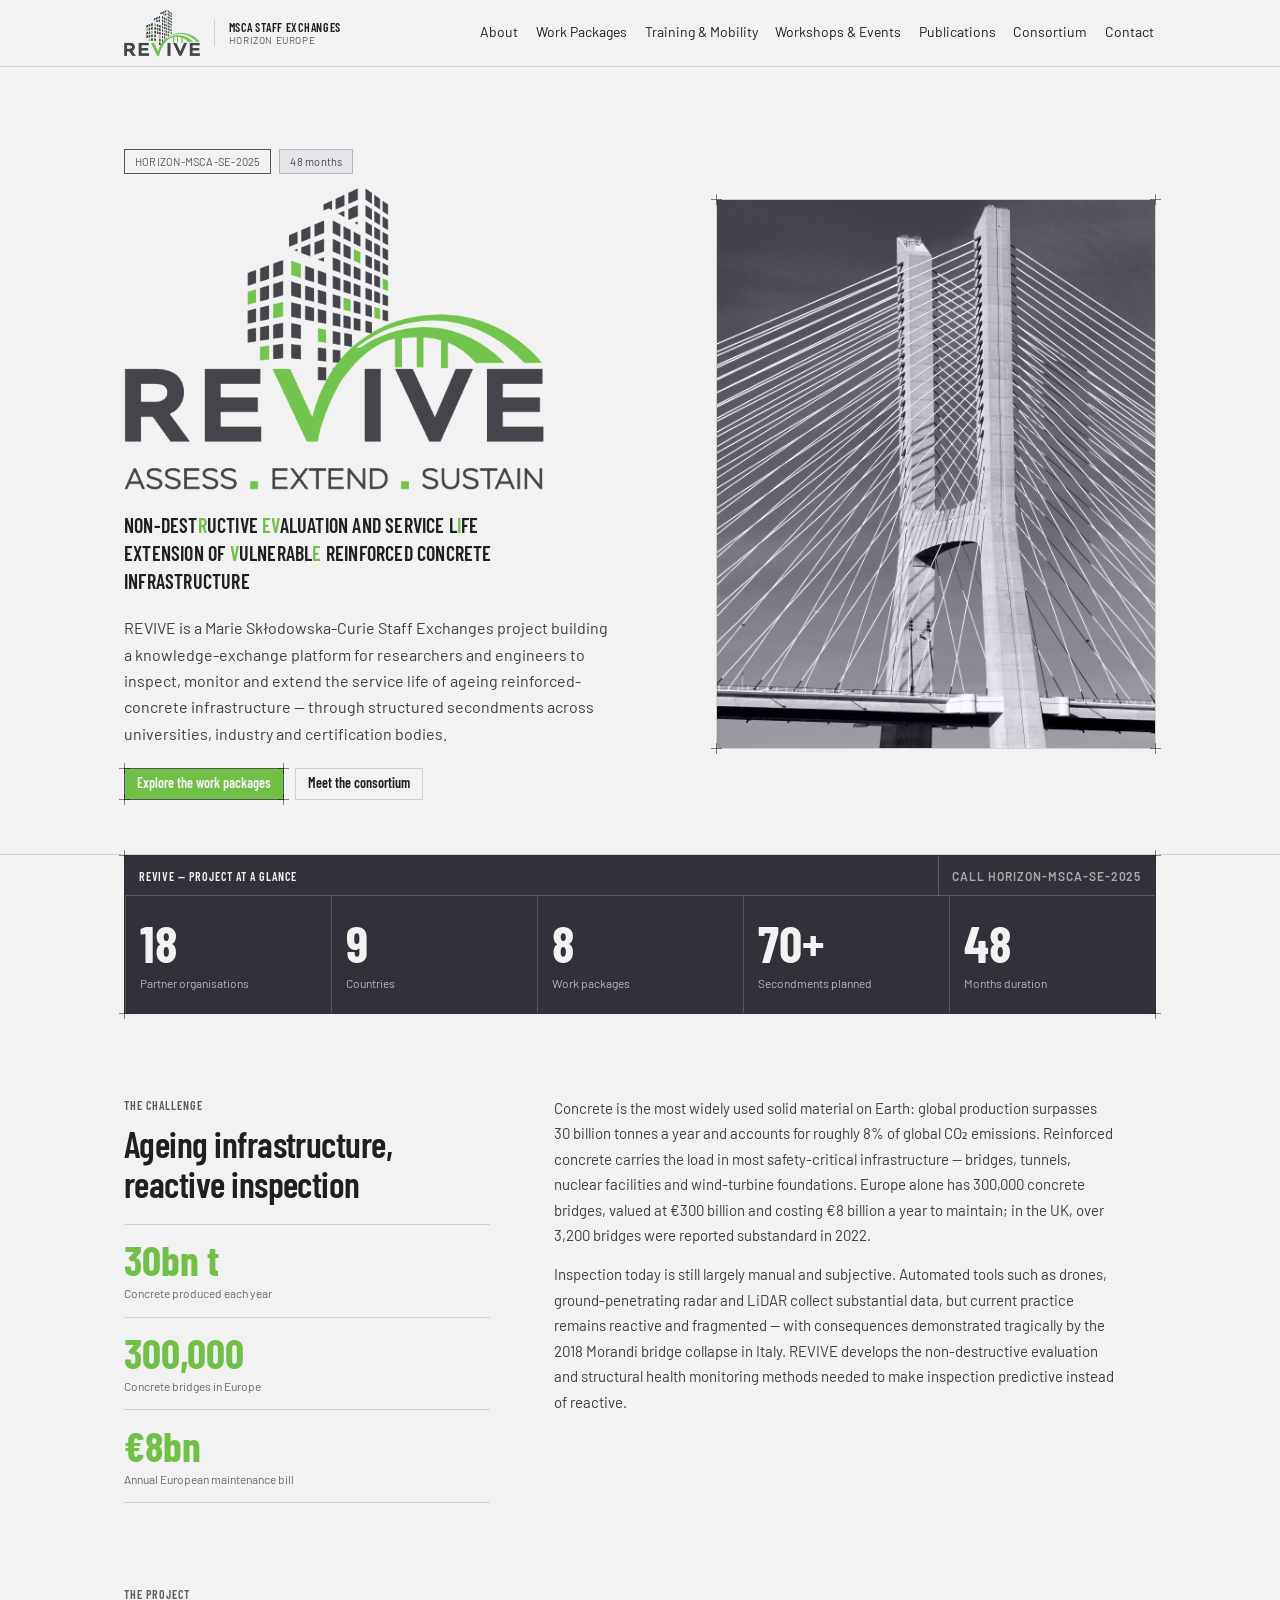
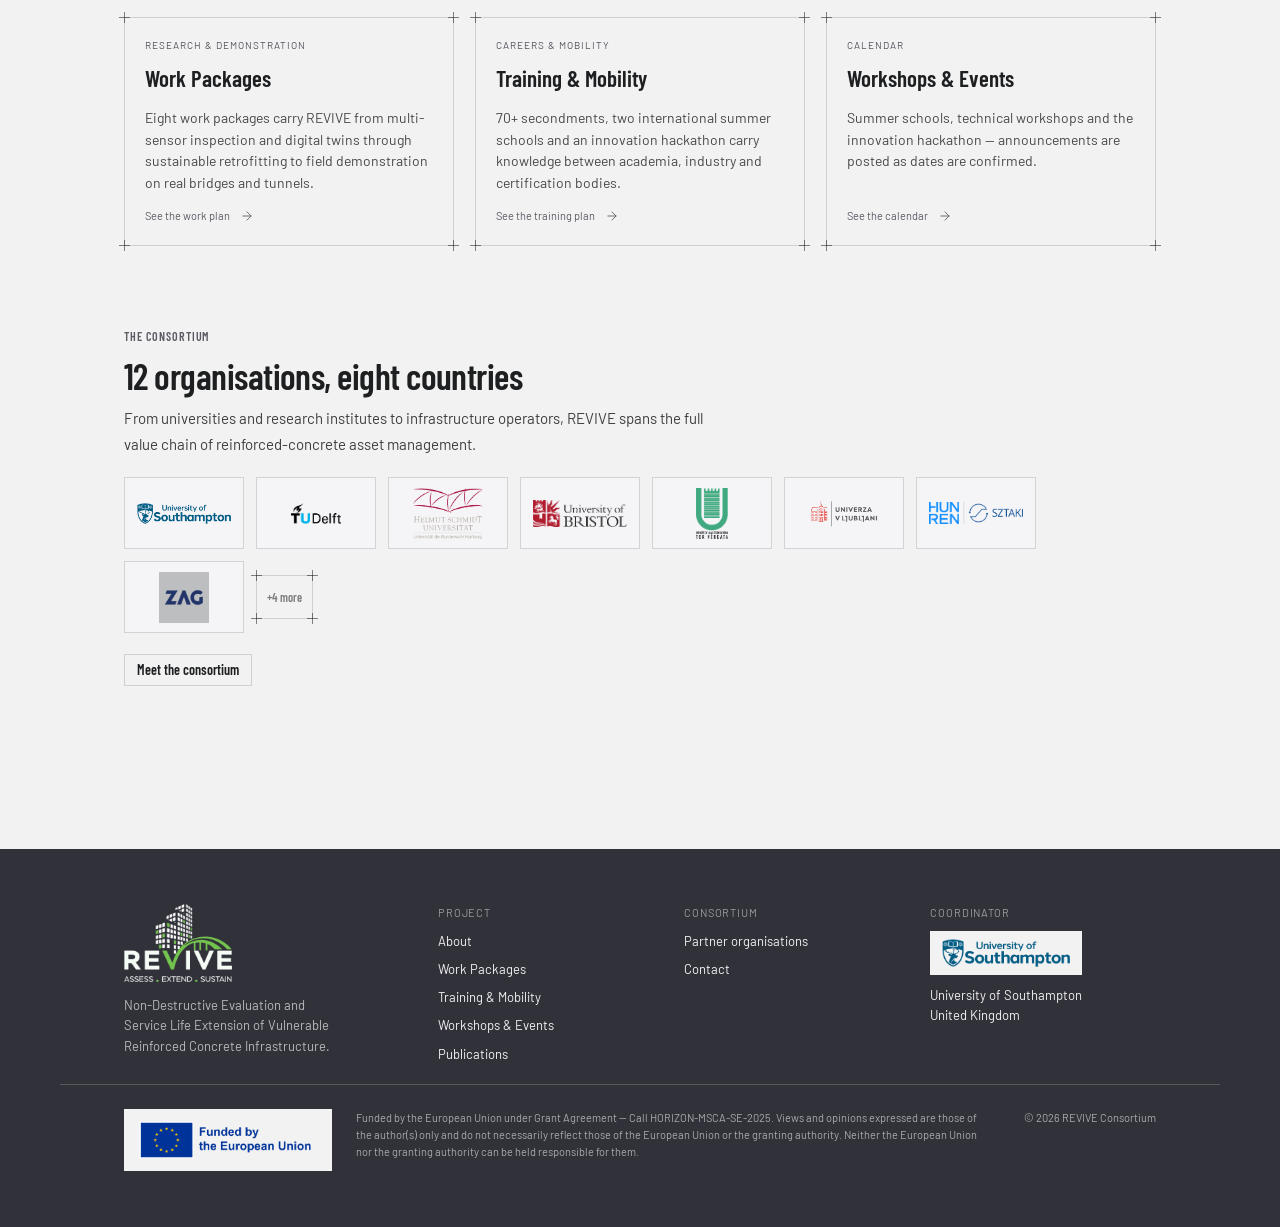
<file: index.html>
<!DOCTYPE html>
<html lang="en">
<head>
<meta charset="utf-8">
<meta name="viewport" content="width=device-width, initial-scale=1">
<title>REVIVE — Non-Destructive Evaluation and Service Life Extension of Vulnerable Reinforced Concrete Infrastructure</title>
<meta name="description" content="REVIVE is a Marie Sklodowska-Curie Staff Exchanges project (HORIZON-MSCA-SE-2025) advancing non-destructive evaluation, structural health monitoring and sustainable service-life extension of reinforced concrete infrastructure.">
<link rel="stylesheet" href="styles.css">
<link rel="stylesheet" href="theme-revive.css">
<link rel="stylesheet" href="site.css">
</head>
<body>
<div data-screen-label="Home">
<div style="border-bottom:1px solid var(--color-divider);background:var(--color-bg)">
  <nav class="nav" style="max-width:1160px;margin:0 auto;padding:var(--space-3) clamp(20px,5vw,64px);flex-wrap:wrap;row-gap:12px">
    <a href="index.html" style="display:flex;align-items:center;gap:14px;text-decoration:none;color:inherit;margin-right:auto">
      <img src="assets/revive-logo-mark.png" alt="REVIVE" style="height:46px;width:auto;display:block;flex:none"/>
      <span style="display:flex;flex-direction:column;line-height:1.2;padding-left:14px;border-left:1px solid var(--color-divider)">
        <span style="font-family:var(--font-heading);font-weight:600;font-size:12px;letter-spacing:.06em;text-transform:uppercase;color:var(--color-text)">MSCA Staff Exchanges</span>
        <span style="font-size:10px;letter-spacing:.06em;text-transform:uppercase;color:var(--color-accent-700)">Horizon Europe</span>
      </span>
    </a>
    <a href="about.html" style="font-size:14px;padding:4px 2px;text-decoration:none;color:var(--color-text);border-bottom:2px solid transparent;font-weight:400">About</a>
    <a href="work-packages.html" style="font-size:14px;padding:4px 2px;text-decoration:none;color:var(--color-text);border-bottom:2px solid transparent;font-weight:400">Work Packages</a>
    <a href="training-mobility.html" style="font-size:14px;padding:4px 2px;text-decoration:none;color:var(--color-text);border-bottom:2px solid transparent;font-weight:400">Training &amp; Mobility</a>
    <a href="workshops-events.html" style="font-size:14px;padding:4px 2px;text-decoration:none;color:var(--color-text);border-bottom:2px solid transparent;font-weight:400">Workshops &amp; Events</a>
    <a href="publications.html" style="font-size:14px;padding:4px 2px;text-decoration:none;color:var(--color-text);border-bottom:2px solid transparent;font-weight:400">Publications</a>
    <a href="consortium.html" style="font-size:14px;padding:4px 2px;text-decoration:none;color:var(--color-text);border-bottom:2px solid transparent;font-weight:400">Consortium</a>
    <a href="contact.html" style="font-size:14px;padding:4px 2px;text-decoration:none;color:var(--color-text);border-bottom:2px solid transparent;font-weight:400">Contact</a>
  </nav>
</div>

<div class="gridhead" style="position:relative;isolation:isolate;border-bottom:1px solid var(--color-divider)">
<section style="max-width:1160px;margin:0 auto;padding:calc(var(--space-8) * 3) clamp(20px,5vw,64px) calc(var(--space-8) * 2);display:grid;grid-template-columns:minmax(0,6fr) minmax(0,5fr);gap:clamp(24px,5vw,64px);align-items:center">
  <div>
    <div style="display:flex;gap:8px;flex-wrap:wrap;margin-bottom:var(--space-4)">
      <span class="tag tag-outline" style="white-space:nowrap">HORIZON-MSCA-SE-2025</span>
      <span class="tag tag-accent">48 months</span>
    </div>
    <h1 style="margin:0 0 var(--space-6)"><img src="assets/revive-logo.png" alt="REVIVE — Assess, Extend, Sustain" style="width:clamp(240px,34vw,420px);height:auto;display:block"/></h1>
    <p style="font-family:var(--font-heading);font-weight:600;font-size:clamp(16px,1.8vw,20px);text-transform:uppercase;letter-spacing:.01em;line-height:1.4;color:var(--color-text);margin:0 0 var(--space-6);max-width:46ch">Non-Dest<span style="color:var(--color-revive-green)">r</span>uctive <span style="color:var(--color-revive-green)">e</span><span style="color:var(--color-revive-green)">v</span>aluation and service l<span style="color:var(--color-revive-green)">i</span>fe extension of <span style="color:var(--color-revive-green)">v</span>ulnerabl<span style="color:var(--color-revive-green)">e</span> reinforced concrete infrastructure</p>
    <p style="font-size:16px;line-height:1.65;max-width:54ch;color:color-mix(in srgb, var(--color-text) 85%, transparent);margin:0 0 var(--space-6)">REVIVE is a Marie Skłodowska-Curie Staff Exchanges project building a knowledge-exchange platform for researchers and engineers to inspect, monitor and extend the service life of ageing reinforced-concrete infrastructure — through structured secondments across universities, industry and certification bodies.</p>
    <div style="display:flex;gap:var(--space-3);flex-wrap:wrap">
      <a href="work-packages.html" class="btn btn-primary blueprint" style="text-decoration:none;background:var(--color-revive-green)"><i class="corner tl"></i><i class="corner tr"></i><i class="corner bl"></i><i class="corner br"></i>Explore the work packages</a>
      <a href="consortium.html" class="btn btn-secondary" style="text-decoration:none">Meet the consortium</a>
    </div>
  </div>
  <figure class="blueprint duotone" style="position:relative;margin:0;aspect-ratio:4/5;min-height:320px">
    <i class="corner tl"></i><i class="corner tr"></i><i class="corner bl"></i><i class="corner br"></i>
    <img src="assets/concrete-infrastructure.jpg" alt="Large-scale reinforced concrete infrastructure" style="width:100%;height:100%;object-fit:cover;display:block">
  </figure>
</section>
</div>

<section style="max-width:1160px;margin:0 auto;padding:0 clamp(20px,5vw,64px) calc(var(--space-8) * 3)">
  <div class="blueprint" style="position:relative;background:var(--color-accent-900)">
    <i class="corner tl"></i><i class="corner tr"></i><i class="corner bl"></i><i class="corner br"></i>
    <div style="display:flex;flex-wrap:wrap;border-bottom:1px solid color-mix(in srgb, var(--color-bg) 22%, transparent)">
      <span style="flex:1;min-width:220px;padding:var(--space-3) var(--space-4);font-size:12px;letter-spacing:.08em;text-transform:uppercase;font-weight:600;font-family:var(--font-heading);color:var(--color-bg)">REVIVE — project at a glance</span>
      <span style="padding:var(--space-3) var(--space-4);border-left:1px solid color-mix(in srgb, var(--color-bg) 22%, transparent);font-size:12px;letter-spacing:.08em;text-transform:uppercase;font-weight:600;color:color-mix(in srgb, var(--color-bg) 62%, transparent);white-space:nowrap">Call HORIZON-MSCA-SE-2025</span>
    </div>
    <div style="display:grid;grid-template-columns:repeat(auto-fit,minmax(160px,1fr))">
      <div style="padding:var(--space-6) var(--space-4);border-left:1px solid color-mix(in srgb, var(--color-bg) 18%, transparent)">
        <div style="font-family:var(--font-heading);font-weight:700;font-size:clamp(38px,4vw,52px);color:var(--color-bg);line-height:1">18</div>
        <div style="font-size:12px;color:color-mix(in srgb, var(--color-bg) 70%, transparent);margin-top:6px">Partner organisations</div>
      </div>
      <div style="padding:var(--space-6) var(--space-4);border-left:1px solid color-mix(in srgb, var(--color-bg) 18%, transparent)">
        <div style="font-family:var(--font-heading);font-weight:700;font-size:clamp(38px,4vw,52px);color:var(--color-bg);line-height:1">9</div>
        <div style="font-size:12px;color:color-mix(in srgb, var(--color-bg) 70%, transparent);margin-top:6px">Countries</div>
      </div>
      <div style="padding:var(--space-6) var(--space-4);border-left:1px solid color-mix(in srgb, var(--color-bg) 18%, transparent)">
        <div style="font-family:var(--font-heading);font-weight:700;font-size:clamp(38px,4vw,52px);color:var(--color-bg);line-height:1">8</div>
        <div style="font-size:12px;color:color-mix(in srgb, var(--color-bg) 70%, transparent);margin-top:6px">Work packages</div>
      </div>
      <div style="padding:var(--space-6) var(--space-4);border-left:1px solid color-mix(in srgb, var(--color-bg) 18%, transparent)">
        <div style="font-family:var(--font-heading);font-weight:700;font-size:clamp(38px,4vw,52px);color:var(--color-bg);line-height:1">70+</div>
        <div style="font-size:12px;color:color-mix(in srgb, var(--color-bg) 70%, transparent);margin-top:6px">Secondments planned</div>
      </div>
      <div style="padding:var(--space-6) var(--space-4);border-left:1px solid color-mix(in srgb, var(--color-bg) 18%, transparent)">
        <div style="font-family:var(--font-heading);font-weight:700;font-size:clamp(38px,4vw,52px);color:var(--color-bg);line-height:1">48</div>
        <div style="font-size:12px;color:color-mix(in srgb, var(--color-bg) 70%, transparent);margin-top:6px">Months duration</div>
      </div>
    </div>
  </div>
</section>

<section style="max-width:1160px;margin:0 auto;padding:0 clamp(20px,5vw,64px) calc(var(--space-8) * 3);display:grid;grid-template-columns:minmax(0,0.85fr) minmax(0,1.4fr);gap:clamp(24px,5vw,64px)">
  <div>
    <span style="display:block;font-family:var(--font-heading);font-weight:600;font-size:12px;letter-spacing:.08em;text-transform:uppercase;color:var(--color-accent-700);margin-bottom:var(--space-3)">The challenge</span>
    <h2 style="font-size:clamp(26px,3.2vw,36px);margin:0 0 var(--space-6);line-height:1.1">Ageing infrastructure, reactive inspection</h2>
    <div style="display:flex;flex-direction:column;border-top:1px solid var(--color-divider)">
      <div style="padding:var(--space-4) 0;border-bottom:1px solid var(--color-divider)">
        <div style="font-family:var(--font-heading);font-weight:700;font-size:clamp(30px,3.4vw,42px);line-height:1;color:var(--color-revive-green)">30bn t</div>
        <div style="font-size:12px;color:color-mix(in srgb, var(--color-text) 65%, transparent);margin-top:4px">Concrete produced each year</div>
      </div>
      <div style="padding:var(--space-4) 0;border-bottom:1px solid var(--color-divider)">
        <div style="font-family:var(--font-heading);font-weight:700;font-size:clamp(30px,3.4vw,42px);line-height:1;color:var(--color-revive-green)">300,000</div>
        <div style="font-size:12px;color:color-mix(in srgb, var(--color-text) 65%, transparent);margin-top:4px">Concrete bridges in Europe</div>
      </div>
      <div style="padding:var(--space-4) 0;border-bottom:1px solid var(--color-divider)">
        <div style="font-family:var(--font-heading);font-weight:700;font-size:clamp(30px,3.4vw,42px);line-height:1;color:var(--color-revive-green)">€8bn</div>
        <div style="font-size:12px;color:color-mix(in srgb, var(--color-text) 65%, transparent);margin-top:4px">Annual European maintenance bill</div>
      </div>
    </div>
  </div>
  <div>
    <p style="font-size:15px;line-height:1.7;color:color-mix(in srgb, var(--color-text) 85%, transparent);margin:0 0 var(--space-4);max-width:70ch">Concrete is the most widely used solid material on Earth: global production surpasses 30 billion tonnes a year and accounts for roughly 8% of global CO₂ emissions. Reinforced concrete carries the load in most safety-critical infrastructure — bridges, tunnels, nuclear facilities and wind-turbine foundations. Europe alone has 300,000 concrete bridges, valued at €300 billion and costing €8 billion a year to maintain; in the UK, over 3,200 bridges were reported substandard in 2022.</p>
    <p style="font-size:15px;line-height:1.7;color:color-mix(in srgb, var(--color-text) 85%, transparent);margin:0;max-width:70ch">Inspection today is still largely manual and subjective. Automated tools such as drones, ground-penetrating radar and LiDAR collect substantial data, but current practice remains reactive and fragmented — with consequences demonstrated tragically by the 2018 Morandi bridge collapse in Italy. REVIVE develops the non-destructive evaluation and structural health monitoring methods needed to make inspection predictive instead of reactive.</p>
  </div>
</section>

<section style="max-width:1160px;margin:0 auto;padding:0 clamp(20px,5vw,64px) calc(var(--space-8) * 3)">
  <span style="display:block;font-family:var(--font-heading);font-weight:600;font-size:12px;letter-spacing:.08em;text-transform:uppercase;color:var(--color-accent-700);margin-bottom:var(--space-4)">The project</span>
  <div style="display:grid;grid-template-columns:repeat(auto-fit,minmax(320px,1fr));gap:var(--space-6)">
    <a href="work-packages.html" class="card blueprint h1" style="text-decoration:none;color:inherit;padding:var(--space-6);transition:border-color .18s ease,box-shadow .18s ease,transform .18s ease" >
      <i class="corner tl"></i><i class="corner tr"></i><i class="corner bl"></i><i class="corner br"></i>
      <div class="card-kicker">Research &amp; demonstration</div>
      <div class="card-title" style="font-size:23px;margin-top:4px">Work Packages</div>
      <p class="card-body" style="font-size:14px;margin-top:8px">Eight work packages carry REVIVE from multi-sensor inspection and digital twins through sustainable retrofitting to field demonstration on real bridges and tunnels.</p>
      <div class="card-meta" style="color:var(--color-accent-700);margin-top:var(--space-2)">See the work plan<svg width="14" height="14" viewBox="0 0 24 24" fill="none" stroke="currentColor" stroke-width="1.5" stroke-linecap="round" stroke-linejoin="round" style="margin-left:4px"><path d="M5 12h14"></path><path d="m12 5 7 7-7 7"></path></svg></div>
    </a>
    <a href="training-mobility.html" class="card blueprint h2" style="text-decoration:none;color:inherit;padding:var(--space-6);transition:border-color .18s ease,box-shadow .18s ease,transform .18s ease" >
      <i class="corner tl"></i><i class="corner tr"></i><i class="corner bl"></i><i class="corner br"></i>
      <div class="card-kicker">Careers &amp; mobility</div>
      <div class="card-title" style="font-size:23px;margin-top:4px">Training &amp; Mobility</div>
      <p class="card-body" style="font-size:14px;margin-top:8px">70+ secondments, two international summer schools and an innovation hackathon carry knowledge between academia, industry and certification bodies.</p>
      <div class="card-meta" style="color:var(--color-accent-700);margin-top:var(--space-2)">See the training plan<svg width="14" height="14" viewBox="0 0 24 24" fill="none" stroke="currentColor" stroke-width="1.5" stroke-linecap="round" stroke-linejoin="round" style="margin-left:4px"><path d="M5 12h14"></path><path d="m12 5 7 7-7 7"></path></svg></div>
    </a>
    <a href="workshops-events.html" class="card blueprint h3" style="text-decoration:none;color:inherit;padding:var(--space-6);transition:border-color .18s ease,box-shadow .18s ease,transform .18s ease" >
      <i class="corner tl"></i><i class="corner tr"></i><i class="corner bl"></i><i class="corner br"></i>
      <div class="card-kicker">Calendar</div>
      <div class="card-title" style="font-size:23px;margin-top:4px">Workshops &amp; Events</div>
      <p class="card-body" style="font-size:14px;margin-top:8px">Summer schools, technical workshops and the innovation hackathon — announcements are posted as dates are confirmed.</p>
      <div class="card-meta" style="color:var(--color-accent-700);margin-top:var(--space-2)">See the calendar<svg width="14" height="14" viewBox="0 0 24 24" fill="none" stroke="currentColor" stroke-width="1.5" stroke-linecap="round" stroke-linejoin="round" style="margin-left:4px"><path d="M5 12h14"></path><path d="m12 5 7 7-7 7"></path></svg></div>
    </a>
  </div>
</section>

<section style="max-width:1160px;margin:0 auto;padding:0 clamp(20px,5vw,64px) calc(var(--space-8) * 3)">
  <span style="display:block;font-family:var(--font-heading);font-weight:600;font-size:12px;letter-spacing:.08em;text-transform:uppercase;color:var(--color-accent-700);margin-bottom:var(--space-3)">The consortium</span>
  <h2 style="font-size:clamp(26px,3.2vw,36px);margin:0 0 var(--space-3);line-height:1.1">12 organisations, eight countries</h2>
  <p style="font-size:15px;line-height:1.7;color:color-mix(in srgb, var(--color-text) 85%, transparent);margin:0 0 var(--space-6);max-width:75ch">From universities and research institutes to infrastructure operators, REVIVE spans the full value chain of reinforced-concrete asset management.</p>
  <div style="display:flex;flex-wrap:wrap;gap:12px;margin-bottom:var(--space-6);align-items:center">
    <span class="blueprint" style="position:relative;width:120px;height:72px;flex:none;display:flex;align-items:center;justify-content:center;overflow:hidden;background:var(--color-neutral-100)"><i class="corner tl"></i><i class="corner tr"></i><i class="corner bl"></i><i class="corner br"></i><img src="assets/logos/uos.png" alt="University of Southampton logo" style="max-width:80%;max-height:72%;object-fit:contain" onerror="this.remove()"></span>
    <span class="blueprint" style="position:relative;width:120px;height:72px;flex:none;display:flex;align-items:center;justify-content:center;overflow:hidden;background:var(--color-neutral-100)"><i class="corner tl"></i><i class="corner tr"></i><i class="corner bl"></i><i class="corner br"></i><img src="assets/logos/tud.png" alt="TU Delft logo" style="max-width:80%;max-height:72%;object-fit:contain" onerror="this.remove()"></span>
    <span class="blueprint" style="position:relative;width:120px;height:72px;flex:none;display:flex;align-items:center;justify-content:center;overflow:hidden;background:var(--color-neutral-100)"><i class="corner tl"></i><i class="corner tr"></i><i class="corner bl"></i><i class="corner br"></i><img src="assets/logos/hsu.png" alt="Helmut Schmidt University logo" style="max-width:80%;max-height:72%;object-fit:contain" onerror="this.remove()"></span>
    <span class="blueprint" style="position:relative;width:120px;height:72px;flex:none;display:flex;align-items:center;justify-content:center;overflow:hidden;background:var(--color-neutral-100)"><i class="corner tl"></i><i class="corner tr"></i><i class="corner bl"></i><i class="corner br"></i><img src="assets/logos/uob.png" alt="University of Bristol logo" style="max-width:80%;max-height:72%;object-fit:contain" onerror="this.remove()"></span>
    <span class="blueprint" style="position:relative;width:120px;height:72px;flex:none;display:flex;align-items:center;justify-content:center;overflow:hidden;background:var(--color-neutral-100)"><i class="corner tl"></i><i class="corner tr"></i><i class="corner bl"></i><i class="corner br"></i><img src="assets/logos/urtv.png" alt="University of Roma Tor Vergata logo" style="max-width:80%;max-height:72%;object-fit:contain" onerror="this.remove()"></span>
    <span class="blueprint" style="position:relative;width:120px;height:72px;flex:none;display:flex;align-items:center;justify-content:center;overflow:hidden;background:var(--color-neutral-100)"><i class="corner tl"></i><i class="corner tr"></i><i class="corner bl"></i><i class="corner br"></i><img src="assets/logos/ul.png" alt="University of Ljubljana logo" style="max-width:80%;max-height:72%;object-fit:contain" onerror="this.remove()"></span>
    <span class="blueprint" style="position:relative;width:120px;height:72px;flex:none;display:flex;align-items:center;justify-content:center;overflow:hidden;background:var(--color-neutral-100)"><i class="corner tl"></i><i class="corner tr"></i><i class="corner bl"></i><i class="corner br"></i><img src="assets/logos/sztaki.png" alt="HUN-REN SZTAKI logo" style="max-width:80%;max-height:72%;object-fit:contain" onerror="this.remove()"></span>
    <span class="blueprint" style="position:relative;width:120px;height:72px;flex:none;display:flex;align-items:center;justify-content:center;overflow:hidden;background:var(--color-neutral-100)"><i class="corner tl"></i><i class="corner tr"></i><i class="corner bl"></i><i class="corner br"></i><img src="assets/logos/zag.png" alt="ZAG logo" style="max-width:80%;max-height:72%;object-fit:contain" onerror="this.remove()"></span>
    <span class="blueprint" style="position:relative;display:inline-flex;align-items:center;justify-content:center;min-width:56px;height:44px;padding:0 10px;font-family:var(--font-heading);font-weight:600;font-size:12px;color:color-mix(in srgb, var(--color-text) 55%, transparent)"><i class="corner tl"></i><i class="corner tr"></i><i class="corner bl"></i><i class="corner br"></i>+4 more</span>
  </div>
  <a href="consortium.html" class="btn btn-secondary" style="text-decoration:none">Meet the consortium</a>
</section>

<div style="background:var(--color-accent-900);color:var(--color-bg);margin-top:calc(var(--space-8) * 3)">
  <div style="max-width:1160px;margin:0 auto;padding:calc(var(--space-8) * 2) clamp(20px,5vw,64px) var(--space-6);display:grid;grid-template-columns:1.3fr 1fr 1fr 1fr;gap:var(--space-8) var(--space-6)">
    <div>
      <img src="assets/revive-logo-reversed.png" alt="REVIVE" style="height:78px;width:auto;display:block;margin-bottom:var(--space-4)"/>
      <p style="font-size:13px;color:color-mix(in srgb, var(--color-bg) 70%, transparent);max-width:32ch;margin:0">Non-Destructive Evaluation and Service Life Extension of Vulnerable Reinforced Concrete Infrastructure.</p>
    </div>
    <div>
      <div style="font-size:11px;letter-spacing:.08em;text-transform:uppercase;color:color-mix(in srgb, var(--color-bg) 55%, transparent);margin-bottom:var(--space-3)">Project</div>
      <div style="display:flex;flex-direction:column;gap:8px">
        <a href="about.html" style="font-size:13px;color:var(--color-bg);text-decoration:none" class="h4">About</a>
        <a href="work-packages.html" style="font-size:13px;color:var(--color-bg);text-decoration:none" class="h5">Work Packages</a>
        <a href="training-mobility.html" style="font-size:13px;color:var(--color-bg);text-decoration:none" class="h6">Training &amp; Mobility</a>
        <a href="workshops-events.html" style="font-size:13px;color:var(--color-bg);text-decoration:none" class="h7">Workshops &amp; Events</a>
        <a href="publications.html" style="font-size:13px;color:var(--color-bg);text-decoration:none" class="h8">Publications</a>
      </div>
    </div>
    <div>
      <div style="font-size:11px;letter-spacing:.08em;text-transform:uppercase;color:color-mix(in srgb, var(--color-bg) 55%, transparent);margin-bottom:var(--space-3)">Consortium</div>
      <div style="display:flex;flex-direction:column;gap:8px">
        <a href="consortium.html" style="font-size:13px;color:var(--color-bg);text-decoration:none" class="h9">Partner organisations</a>
        <a href="contact.html" style="font-size:13px;color:var(--color-bg);text-decoration:none" class="h10">Contact</a>
      </div>
    </div>
    <div>
      <div style="font-size:11px;letter-spacing:.08em;text-transform:uppercase;color:color-mix(in srgb, var(--color-bg) 55%, transparent);margin-bottom:var(--space-3)">Coordinator</div>
      <span style="background:var(--color-bg);padding:8px 12px;display:inline-flex;margin-bottom:10px"><img src="assets/logos/uos.png" alt="University of Southampton logo" style="height:28px;width:auto;display:block" onerror="this.closest('span').style.display='none'"></span><p style="font-size:13px;margin:0;color:var(--color-bg)">University of Southampton<br/>United Kingdom</p>
    </div>
  </div>
  <div style="max-width:1160px;margin:0 auto;padding-top:24px;padding-bottom:56px;padding-left:clamp(20px,5vw,64px);padding-right:clamp(20px,5vw,64px);display:flex;align-items:flex-start;flex-wrap:wrap;column-gap:32px;row-gap:20px;border-top:1px solid color-mix(in srgb, var(--color-bg) 20%, transparent)">
    <div style="display:flex;align-items:flex-start;flex-wrap:wrap;column-gap:24px;row-gap:16px;flex:1 1 320px;min-width:0">
      <span style="background:var(--color-bg);padding:11px 14px;display:block;flex:none"><img src="assets/eu-funded.png" alt="Funded by the European Union" style="height:40px;width:auto;display:block"/></span>
      <span style="font-size:11px;color:color-mix(in srgb, var(--color-bg) 62%, transparent);flex:1 1 260px;min-width:0;line-height:1.55">Funded by the European Union under Grant Agreement — Call HORIZON-MSCA-SE-2025. Views and opinions expressed are those of the author(s) only and do not necessarily reflect those of the European Union or the granting authority. Neither the European Union nor the granting authority can be held responsible for them.</span>
    </div>
    <span style="font-size:11px;color:color-mix(in srgb, var(--color-bg) 62%, transparent);flex:none;margin-left:auto">© 2026 REVIVE Consortium</span>
  </div>
</div>
</div>
</body>
</html>
</file>
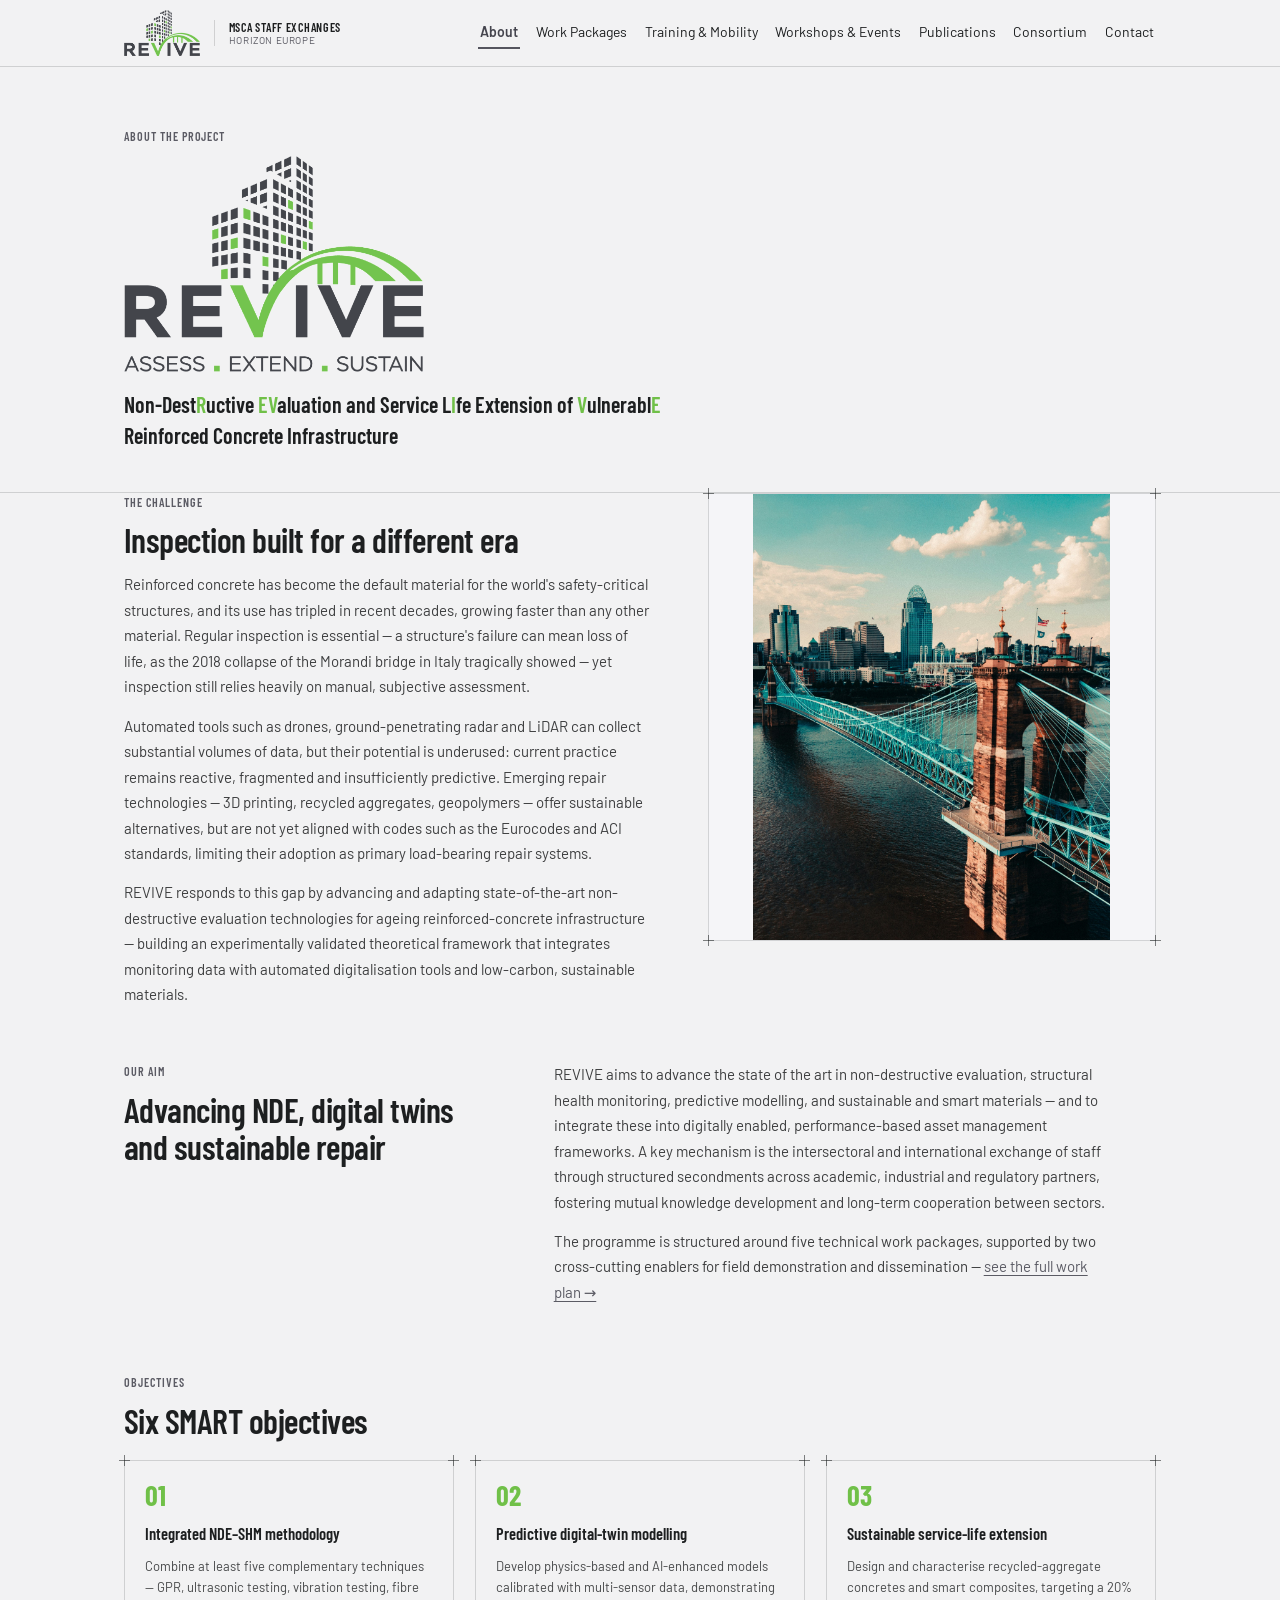
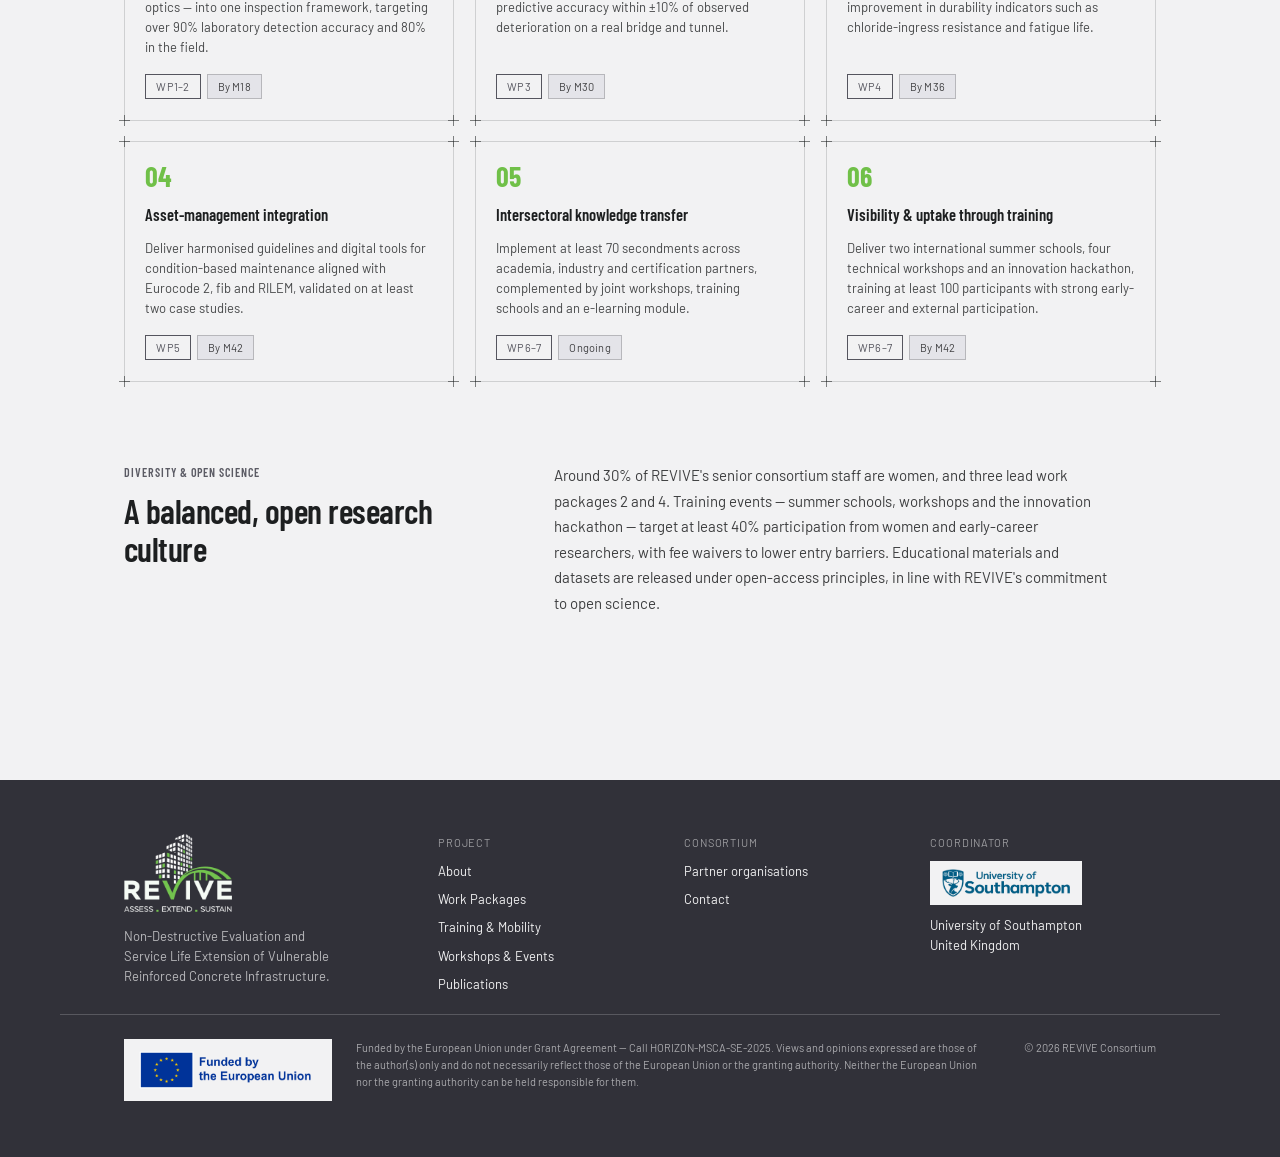
<file: about.html>
<!DOCTYPE html>
<html lang="en">
<head>
<meta charset="utf-8">
<meta name="viewport" content="width=device-width, initial-scale=1">
<title>About the project — REVIVE</title>
<meta name="description" content="REVIVE is a Marie Sklodowska-Curie Staff Exchanges project (HORIZON-MSCA-SE-2025) advancing non-destructive evaluation, structural health monitoring and sustainable service-life extension of reinforced concrete infrastructure.">
<link rel="stylesheet" href="styles.css">
<link rel="stylesheet" href="theme-revive.css">
<link rel="stylesheet" href="site.css">
</head>
<body>
<div data-screen-label="About">
<div style="border-bottom:1px solid var(--color-divider);background:var(--color-bg)">
  <nav class="nav" style="max-width:1160px;margin:0 auto;padding:var(--space-3) clamp(20px,5vw,64px);flex-wrap:wrap;row-gap:12px">
    <a href="index-1.html" style="display:flex;align-items:center;gap:14px;text-decoration:none;color:inherit;margin-right:auto">
      <img src="assets/revive-logo-mark.png" alt="REVIVE" style="height:46px;width:auto;display:block;flex:none"/>
      <span style="display:flex;flex-direction:column;line-height:1.2;padding-left:14px;border-left:1px solid var(--color-divider)">
        <span style="font-family:var(--font-heading);font-weight:600;font-size:12px;letter-spacing:.06em;text-transform:uppercase;color:var(--color-text)">MSCA Staff Exchanges</span>
        <span style="font-size:10px;letter-spacing:.06em;text-transform:uppercase;color:var(--color-accent-700)">Horizon Europe</span>
      </span>
    </a>
    <a href="about.html" style="font-size:14px;padding:4px 2px;text-decoration:none;color:var(--color-accent-800);border-bottom:2px solid var(--color-accent);font-weight:600">About</a>
    <a href="work-packages.html" style="font-size:14px;padding:4px 2px;text-decoration:none;color:var(--color-text);border-bottom:2px solid transparent;font-weight:400">Work Packages</a>
    <a href="training-mobility.html" style="font-size:14px;padding:4px 2px;text-decoration:none;color:var(--color-text);border-bottom:2px solid transparent;font-weight:400">Training &amp; Mobility</a>
    <a href="workshops-events.html" style="font-size:14px;padding:4px 2px;text-decoration:none;color:var(--color-text);border-bottom:2px solid transparent;font-weight:400">Workshops &amp; Events</a>
    <a href="publications.html" style="font-size:14px;padding:4px 2px;text-decoration:none;color:var(--color-text);border-bottom:2px solid transparent;font-weight:400">Publications</a>
    <a href="consortium.html" style="font-size:14px;padding:4px 2px;text-decoration:none;color:var(--color-text);border-bottom:2px solid transparent;font-weight:400">Consortium</a>
    <a href="contact.html" style="font-size:14px;padding:4px 2px;text-decoration:none;color:var(--color-text);border-bottom:2px solid transparent;font-weight:400">Contact</a>
  </nav>
</div>

<div class="gridhead" style="position:relative;isolation:isolate;border-bottom:1px solid var(--color-divider)">
<section style="max-width:1160px;margin:0 auto;padding:calc(var(--space-8) * 2.2) clamp(20px,5vw,64px) calc(var(--space-8) * 1.5)">
  <span style="display:block;font-family:var(--font-heading);font-weight:600;font-size:12px;letter-spacing:.08em;text-transform:uppercase;color:var(--color-accent-700);margin-bottom:var(--space-3)">About the project</span>
  <h1 style="margin:0 0 var(--space-5)"><img src="assets/revive-logo.png" alt="REVIVE — Assess, Extend, Sustain" style="width:clamp(200px,24vw,300px);height:auto;display:block"/></h1>
  <p style="font-family:var(--font-heading);font-weight:600;font-size:clamp(17px,2vw,22px);line-height:1.4;color:var(--color-text);margin:0;max-width:62ch">Non-Dest<span style="color:var(--color-revive-green)">R</span>uctive <span style="color:var(--color-revive-green)">E</span><span style="color:var(--color-revive-green)">V</span>aluation and Service L<span style="color:var(--color-revive-green)">I</span>fe Extension of <span style="color:var(--color-revive-green)">V</span>ulnerabl<span style="color:var(--color-revive-green)">E</span> Reinforced Concrete Infrastructure</p>
</section>
</div>

<section style="max-width:1160px;margin:0 auto;padding:0 clamp(20px,5vw,64px) calc(var(--space-8) * 2);display:grid;grid-template-columns:minmax(0,1fr) minmax(0,0.85fr);gap:clamp(24px,5vw,56px);align-items:start">
  <div>
    <span style="display:block;font-family:var(--font-heading);font-weight:600;font-size:12px;letter-spacing:.08em;text-transform:uppercase;color:var(--color-accent-700);margin-bottom:var(--space-3)">The challenge</span>
    <h2 style="font-size:clamp(26px,3.2vw,34px);margin:0 0 var(--space-4);line-height:1.1">Inspection built for a different era</h2>
    <p style="font-size:15px;line-height:1.7;color:color-mix(in srgb, var(--color-text) 85%, transparent);margin:0 0 var(--space-4)">Reinforced concrete has become the default material for the world's safety-critical structures, and its use has tripled in recent decades, growing faster than any other material. Regular inspection is essential — a structure's failure can mean loss of life, as the 2018 collapse of the Morandi bridge in Italy tragically showed — yet inspection still relies heavily on manual, subjective assessment.</p>
    <p style="font-size:15px;line-height:1.7;color:color-mix(in srgb, var(--color-text) 85%, transparent);margin:0 0 var(--space-4)">Automated tools such as drones, ground-penetrating radar and LiDAR can collect substantial volumes of data, but their potential is underused: current practice remains reactive, fragmented and insufficiently predictive. Emerging repair technologies — 3D printing, recycled aggregates, geopolymers — offer sustainable alternatives, but are not yet aligned with codes such as the Eurocodes and ACI standards, limiting their adoption as primary load-bearing repair systems.</p>
    <p style="font-size:15px;line-height:1.7;color:color-mix(in srgb, var(--color-text) 85%, transparent);margin:0">REVIVE responds to this gap by advancing and adapting state-of-the-art non-destructive evaluation technologies for ageing reinforced-concrete infrastructure — building an experimentally validated theoretical framework that integrates monitoring data with automated digitalisation tools and low-carbon, sustainable materials.</p>
  </div>
  <figure class="blueprint" style="position:relative;margin:0;aspect-ratio:1/1;background:var(--color-neutral-100)">
    <i class="corner tl"></i><i class="corner tr"></i><i class="corner bl"></i><i class="corner br"></i>
    <img src="assets/about-photo.jpg" alt="Reinforced concrete inspection" style="width:100%;height:100%;object-fit:contain;display:block" onerror="this.style.display='none'">
  </figure>
</section>

<section style="max-width:1160px;margin:0 auto;padding:0 clamp(20px,5vw,64px) calc(var(--space-8) * 2.5);display:grid;grid-template-columns:minmax(0,0.85fr) minmax(0,1.4fr);gap:clamp(24px,5vw,64px)">
  <div>
    <span style="display:block;font-family:var(--font-heading);font-weight:600;font-size:12px;letter-spacing:.08em;text-transform:uppercase;color:var(--color-accent-700);margin-bottom:var(--space-3)">Our aim</span>
    <h2 style="font-size:clamp(26px,3.2vw,34px);margin:0;line-height:1.1">Advancing NDE, digital twins and sustainable repair</h2>
  </div>
  <div>
    <p style="font-size:15px;line-height:1.7;color:color-mix(in srgb, var(--color-text) 85%, transparent);margin:0 0 var(--space-4);max-width:70ch">REVIVE aims to advance the state of the art in non-destructive evaluation, structural health monitoring, predictive modelling, and sustainable and smart materials — and to integrate these into digitally enabled, performance-based asset management frameworks. A key mechanism is the intersectoral and international exchange of staff through structured secondments across academic, industrial and regulatory partners, fostering mutual knowledge development and long-term cooperation between sectors.</p>
    <p style="font-size:15px;line-height:1.7;color:color-mix(in srgb, var(--color-text) 85%, transparent);margin:0;max-width:70ch">The programme is structured around five technical work packages, supported by two cross-cutting enablers for field demonstration and dissemination — <a href="work-packages.html" style="color:var(--color-accent-700)">see the full work plan →</a></p>
  </div>
</section>

<section style="max-width:1160px;margin:0 auto;padding:0 clamp(20px,5vw,64px) calc(var(--space-8) * 3)">
  <span style="display:block;font-family:var(--font-heading);font-weight:600;font-size:12px;letter-spacing:.08em;text-transform:uppercase;color:var(--color-accent-700);margin-bottom:var(--space-3)">Objectives</span>
  <h2 style="font-size:clamp(26px,3.2vw,34px);margin:0 0 var(--space-6);line-height:1.1">Six SMART objectives</h2>
  <div style="display:grid;grid-template-columns:repeat(auto-fit,minmax(280px,1fr));gap:var(--space-6)">
    <div class="card blueprint h11" style="padding:var(--space-6);transition:border-color .18s ease,box-shadow .18s ease,transform .18s ease" >
      <i class="corner tl"></i><i class="corner tr"></i><i class="corner bl"></i><i class="corner br"></i>
      <div style="font-family:var(--font-heading);font-weight:700;font-size:28px;color:var(--color-revive-green);line-height:1;margin-bottom:8px">01</div>
      <div class="card-title" style="font-size:16.5px">Integrated NDE–SHM methodology</div>
      <p class="card-body" style="font-size:13px;margin-top:6px">Combine at least five complementary techniques — GPR, ultrasonic testing, vibration testing, fibre optics — into one inspection framework, targeting over 90% laboratory detection accuracy and 80% in the field.</p>
      <div style="margin-top:var(--space-3);display:flex;gap:6px;flex-wrap:wrap"><span class="tag tag-outline">WP1–2</span><span class="tag tag-neutral">By M18</span></div>
    </div>
    <div class="card blueprint h12" style="padding:var(--space-6);transition:border-color .18s ease,box-shadow .18s ease,transform .18s ease" >
      <i class="corner tl"></i><i class="corner tr"></i><i class="corner bl"></i><i class="corner br"></i>
      <div style="font-family:var(--font-heading);font-weight:700;font-size:28px;color:var(--color-revive-green);line-height:1;margin-bottom:8px">02</div>
      <div class="card-title" style="font-size:16.5px">Predictive digital-twin modelling</div>
      <p class="card-body" style="font-size:13px;margin-top:6px">Develop physics-based and AI-enhanced models calibrated with multi-sensor data, demonstrating predictive accuracy within ±10% of observed deterioration on a real bridge and tunnel.</p>
      <div style="margin-top:var(--space-3);display:flex;gap:6px;flex-wrap:wrap"><span class="tag tag-outline">WP3</span><span class="tag tag-neutral">By M30</span></div>
    </div>
    <div class="card blueprint h13" style="padding:var(--space-6);transition:border-color .18s ease,box-shadow .18s ease,transform .18s ease" >
      <i class="corner tl"></i><i class="corner tr"></i><i class="corner bl"></i><i class="corner br"></i>
      <div style="font-family:var(--font-heading);font-weight:700;font-size:28px;color:var(--color-revive-green);line-height:1;margin-bottom:8px">03</div>
      <div class="card-title" style="font-size:16.5px">Sustainable service-life extension</div>
      <p class="card-body" style="font-size:13px;margin-top:6px">Design and characterise recycled-aggregate concretes and smart composites, targeting a 20% improvement in durability indicators such as chloride-ingress resistance and fatigue life.</p>
      <div style="margin-top:var(--space-3);display:flex;gap:6px;flex-wrap:wrap"><span class="tag tag-outline">WP4</span><span class="tag tag-neutral">By M36</span></div>
    </div>
    <div class="card blueprint h14" style="padding:var(--space-6);transition:border-color .18s ease,box-shadow .18s ease,transform .18s ease" >
      <i class="corner tl"></i><i class="corner tr"></i><i class="corner bl"></i><i class="corner br"></i>
      <div style="font-family:var(--font-heading);font-weight:700;font-size:28px;color:var(--color-revive-green);line-height:1;margin-bottom:8px">04</div>
      <div class="card-title" style="font-size:16.5px">Asset-management integration</div>
      <p class="card-body" style="font-size:13px;margin-top:6px">Deliver harmonised guidelines and digital tools for condition-based maintenance aligned with Eurocode 2, fib and RILEM, validated on at least two case studies.</p>
      <div style="margin-top:var(--space-3);display:flex;gap:6px;flex-wrap:wrap"><span class="tag tag-outline">WP5</span><span class="tag tag-neutral">By M42</span></div>
    </div>
    <div class="card blueprint h15" style="padding:var(--space-6);transition:border-color .18s ease,box-shadow .18s ease,transform .18s ease" >
      <i class="corner tl"></i><i class="corner tr"></i><i class="corner bl"></i><i class="corner br"></i>
      <div style="font-family:var(--font-heading);font-weight:700;font-size:28px;color:var(--color-revive-green);line-height:1;margin-bottom:8px">05</div>
      <div class="card-title" style="font-size:16.5px">Intersectoral knowledge transfer</div>
      <p class="card-body" style="font-size:13px;margin-top:6px">Implement at least 70 secondments across academia, industry and certification partners, complemented by joint workshops, training schools and an e-learning module.</p>
      <div style="margin-top:var(--space-3);display:flex;gap:6px;flex-wrap:wrap"><span class="tag tag-outline">WP6–7</span><span class="tag tag-neutral">Ongoing</span></div>
    </div>
    <div class="card blueprint h16" style="padding:var(--space-6);transition:border-color .18s ease,box-shadow .18s ease,transform .18s ease" >
      <i class="corner tl"></i><i class="corner tr"></i><i class="corner bl"></i><i class="corner br"></i>
      <div style="font-family:var(--font-heading);font-weight:700;font-size:28px;color:var(--color-revive-green);line-height:1;margin-bottom:8px">06</div>
      <div class="card-title" style="font-size:16.5px">Visibility &amp; uptake through training</div>
      <p class="card-body" style="font-size:13px;margin-top:6px">Deliver two international summer schools, four technical workshops and an innovation hackathon, training at least 100 participants with strong early-career and external participation.</p>
      <div style="margin-top:var(--space-3);display:flex;gap:6px;flex-wrap:wrap"><span class="tag tag-outline">WP6–7</span><span class="tag tag-neutral">By M42</span></div>
    </div>
  </div>
</section>

<section style="max-width:1160px;margin:0 auto;padding:0 clamp(20px,5vw,64px) calc(var(--space-8) * 3);display:grid;grid-template-columns:minmax(0,0.85fr) minmax(0,1.4fr);gap:clamp(24px,5vw,64px)">
  <div>
    <span style="display:block;font-family:var(--font-heading);font-weight:600;font-size:12px;letter-spacing:.08em;text-transform:uppercase;color:var(--color-accent-700);margin-bottom:var(--space-3)">Diversity &amp; open science</span>
    <h2 style="font-size:clamp(26px,3.2vw,34px);margin:0;line-height:1.1">A balanced, open research culture</h2>
  </div>
  <div>
    <p style="font-size:15px;line-height:1.7;color:color-mix(in srgb, var(--color-text) 85%, transparent);margin:0;max-width:70ch">Around 30% of REVIVE's senior consortium staff are women, and three lead work packages 2 and 4. Training events — summer schools, workshops and the innovation hackathon — target at least 40% participation from women and early-career researchers, with fee waivers to lower entry barriers. Educational materials and datasets are released under open-access principles, in line with REVIVE's commitment to open science.</p>
  </div>
</section>

<div style="background:var(--color-accent-900);color:var(--color-bg);margin-top:calc(var(--space-8) * 3)">
  <div style="max-width:1160px;margin:0 auto;padding:calc(var(--space-8) * 2) clamp(20px,5vw,64px) var(--space-6);display:grid;grid-template-columns:1.3fr 1fr 1fr 1fr;gap:var(--space-8) var(--space-6)">
    <div>
      <img src="assets/revive-logo-reversed.png" alt="REVIVE" style="height:78px;width:auto;display:block;margin-bottom:var(--space-4)"/>
      <p style="font-size:13px;color:color-mix(in srgb, var(--color-bg) 70%, transparent);max-width:32ch;margin:0">Non-Destructive Evaluation and Service Life Extension of Vulnerable Reinforced Concrete Infrastructure.</p>
    </div>
    <div>
      <div style="font-size:11px;letter-spacing:.08em;text-transform:uppercase;color:color-mix(in srgb, var(--color-bg) 55%, transparent);margin-bottom:var(--space-3)">Project</div>
      <div style="display:flex;flex-direction:column;gap:8px">
        <a href="about.html" style="font-size:13px;color:var(--color-bg);text-decoration:none" class="h17">About</a>
        <a href="work-packages.html" style="font-size:13px;color:var(--color-bg);text-decoration:none" class="h18">Work Packages</a>
        <a href="training-mobility.html" style="font-size:13px;color:var(--color-bg);text-decoration:none" class="h19">Training &amp; Mobility</a>
        <a href="workshops-events.html" style="font-size:13px;color:var(--color-bg);text-decoration:none" class="h20">Workshops &amp; Events</a>
        <a href="publications.html" style="font-size:13px;color:var(--color-bg);text-decoration:none" class="h21">Publications</a>
      </div>
    </div>
    <div>
      <div style="font-size:11px;letter-spacing:.08em;text-transform:uppercase;color:color-mix(in srgb, var(--color-bg) 55%, transparent);margin-bottom:var(--space-3)">Consortium</div>
      <div style="display:flex;flex-direction:column;gap:8px">
        <a href="consortium.html" style="font-size:13px;color:var(--color-bg);text-decoration:none" class="h22">Partner organisations</a>
        <a href="contact.html" style="font-size:13px;color:var(--color-bg);text-decoration:none" class="h23">Contact</a>
      </div>
    </div>
    <div>
      <div style="font-size:11px;letter-spacing:.08em;text-transform:uppercase;color:color-mix(in srgb, var(--color-bg) 55%, transparent);margin-bottom:var(--space-3)">Coordinator</div>
      <span style="background:var(--color-bg);padding:8px 12px;display:inline-flex;margin-bottom:10px"><img src="assets/logos/uos.png" alt="University of Southampton logo" style="height:28px;width:auto;display:block" onerror="this.closest('span').style.display='none'"></span><p style="font-size:13px;margin:0;color:var(--color-bg)">University of Southampton<br/>United Kingdom</p>
    </div>
  </div>
  <div style="max-width:1160px;margin:0 auto;padding-top:24px;padding-bottom:56px;padding-left:clamp(20px,5vw,64px);padding-right:clamp(20px,5vw,64px);display:flex;align-items:flex-start;flex-wrap:wrap;column-gap:32px;row-gap:20px;border-top:1px solid color-mix(in srgb, var(--color-bg) 20%, transparent)">
    <div style="display:flex;align-items:flex-start;flex-wrap:wrap;column-gap:24px;row-gap:16px;flex:1 1 320px;min-width:0">
      <span style="background:var(--color-bg);padding:11px 14px;display:block;flex:none"><img src="assets/eu-funded.png" alt="Funded by the European Union" style="height:40px;width:auto;display:block"/></span>
      <span style="font-size:11px;color:color-mix(in srgb, var(--color-bg) 62%, transparent);flex:1 1 260px;min-width:0;line-height:1.55">Funded by the European Union under Grant Agreement — Call HORIZON-MSCA-SE-2025. Views and opinions expressed are those of the author(s) only and do not necessarily reflect those of the European Union or the granting authority. Neither the European Union nor the granting authority can be held responsible for them.</span>
    </div>
    <span style="font-size:11px;color:color-mix(in srgb, var(--color-bg) 62%, transparent);flex:none;margin-left:auto">© 2026 REVIVE Consortium</span>
  </div>
</div>
</div>
</body>
</html>
</file>
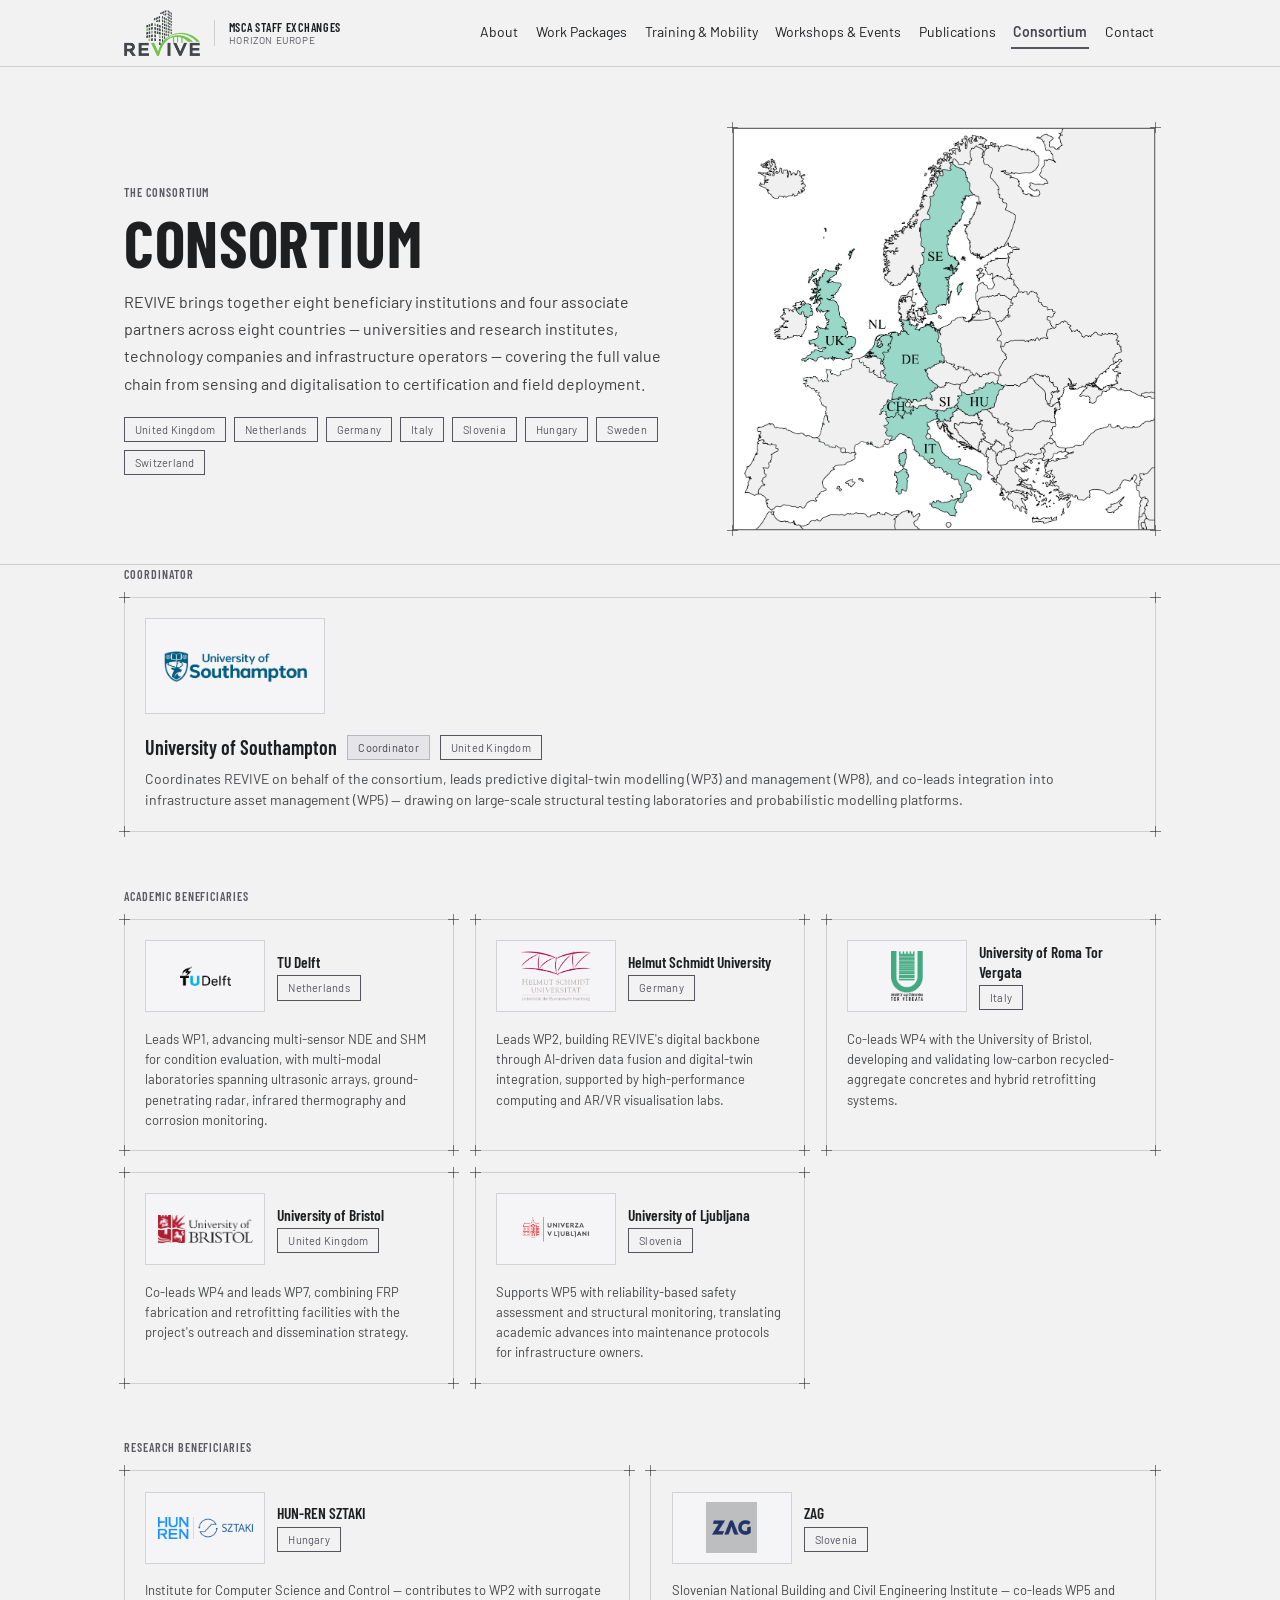
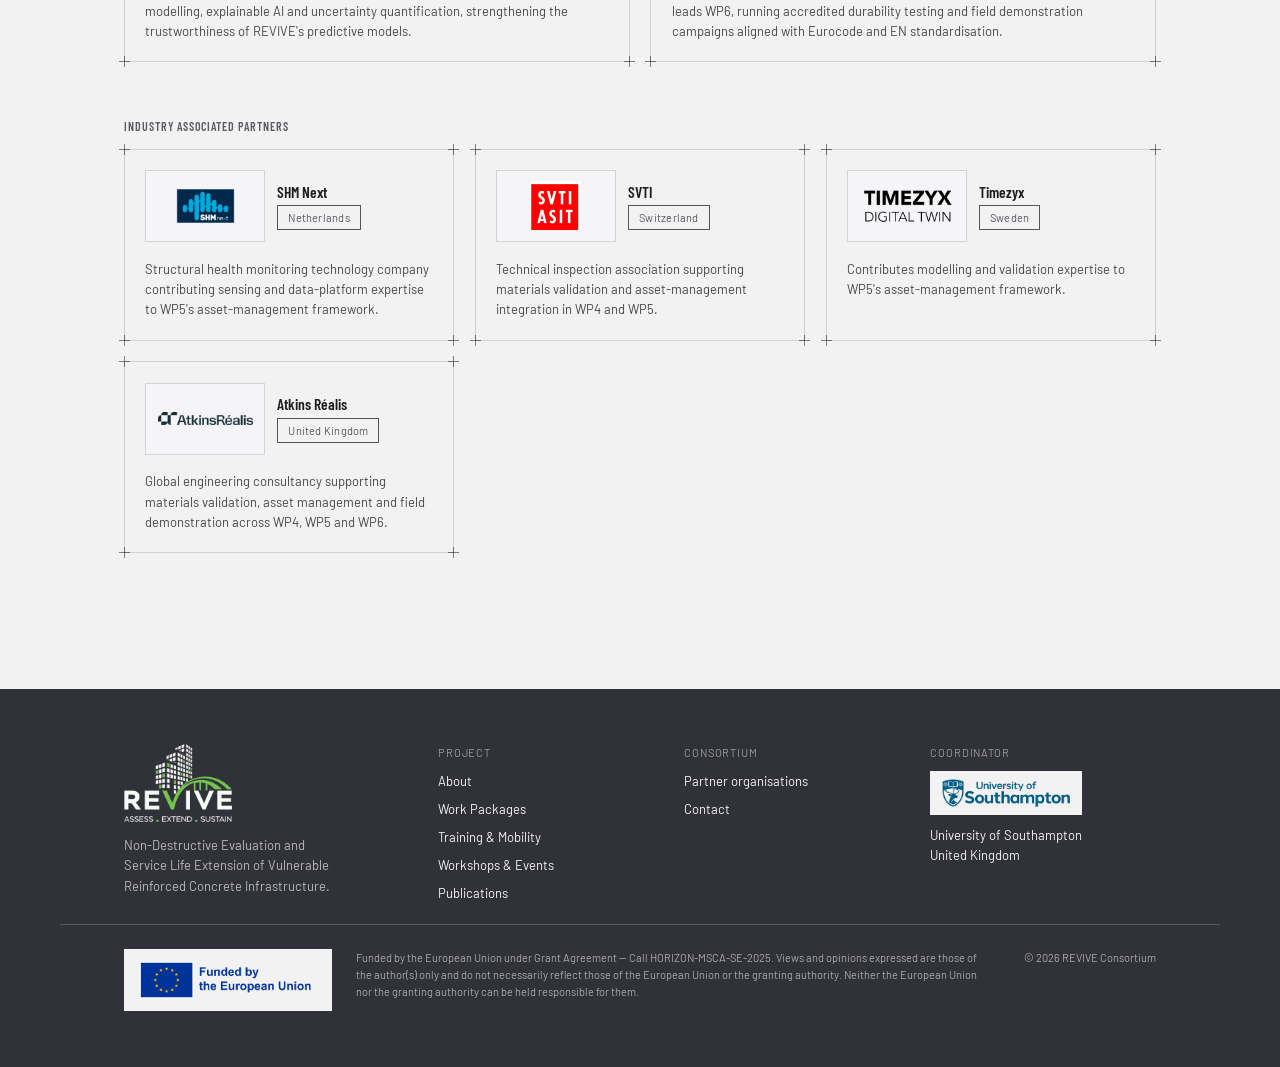
<file: consortium.html>
<!DOCTYPE html>
<html lang="en">
<head>
<meta charset="utf-8">
<meta name="viewport" content="width=device-width, initial-scale=1">
<title>Consortium — REVIVE</title>
<meta name="description" content="REVIVE is a Marie Sklodowska-Curie Staff Exchanges project (HORIZON-MSCA-SE-2025) advancing non-destructive evaluation, structural health monitoring and sustainable service-life extension of reinforced concrete infrastructure.">
<link rel="stylesheet" href="styles.css">
<link rel="stylesheet" href="theme-revive.css">
<link rel="stylesheet" href="site.css">
</head>
<body>
<div data-screen-label="Consortium">
<div style="border-bottom:1px solid var(--color-divider);background:var(--color-bg)">
  <nav class="nav" style="max-width:1160px;margin:0 auto;padding:var(--space-3) clamp(20px,5vw,64px);flex-wrap:wrap;row-gap:12px">
    <a href="index-1.html" style="display:flex;align-items:center;gap:14px;text-decoration:none;color:inherit;margin-right:auto">
      <img src="assets/revive-logo-mark.png" alt="REVIVE" style="height:46px;width:auto;display:block;flex:none"/>
      <span style="display:flex;flex-direction:column;line-height:1.2;padding-left:14px;border-left:1px solid var(--color-divider)">
        <span style="font-family:var(--font-heading);font-weight:600;font-size:12px;letter-spacing:.06em;text-transform:uppercase;color:var(--color-text)">MSCA Staff Exchanges</span>
        <span style="font-size:10px;letter-spacing:.06em;text-transform:uppercase;color:var(--color-accent-700)">Horizon Europe</span>
      </span>
    </a>
    <a href="about.html" style="font-size:14px;padding:4px 2px;text-decoration:none;color:var(--color-text);border-bottom:2px solid transparent;font-weight:400">About</a>
    <a href="work-packages.html" style="font-size:14px;padding:4px 2px;text-decoration:none;color:var(--color-text);border-bottom:2px solid transparent;font-weight:400">Work Packages</a>
    <a href="training-mobility.html" style="font-size:14px;padding:4px 2px;text-decoration:none;color:var(--color-text);border-bottom:2px solid transparent;font-weight:400">Training &amp; Mobility</a>
    <a href="workshops-events.html" style="font-size:14px;padding:4px 2px;text-decoration:none;color:var(--color-text);border-bottom:2px solid transparent;font-weight:400">Workshops &amp; Events</a>
    <a href="publications.html" style="font-size:14px;padding:4px 2px;text-decoration:none;color:var(--color-text);border-bottom:2px solid transparent;font-weight:400">Publications</a>
    <a href="consortium.html" style="font-size:14px;padding:4px 2px;text-decoration:none;color:var(--color-accent-800);border-bottom:2px solid var(--color-accent);font-weight:600">Consortium</a>
    <a href="contact.html" style="font-size:14px;padding:4px 2px;text-decoration:none;color:var(--color-text);border-bottom:2px solid transparent;font-weight:400">Contact</a>
  </nav>
</div>

<div class="gridhead" style="position:relative;isolation:isolate;border-bottom:1px solid var(--color-divider)">
<section style="max-width:1160px;margin:0 auto;padding:calc(var(--space-8) * 2.2) clamp(20px,5vw,64px) calc(var(--space-8) * 1.2);display:grid;grid-template-columns:minmax(0,1.3fr) minmax(0,1fr);gap:clamp(24px,5vw,56px);align-items:center">
  <div>
    <span style="display:block;font-family:var(--font-heading);font-weight:600;font-size:12px;letter-spacing:.08em;text-transform:uppercase;color:var(--color-accent-700);margin-bottom:var(--space-3)">The consortium</span>
    <h1 style="font-family:var(--font-heading);font-weight:700;text-transform:uppercase;font-size:clamp(40px,6vw,64px);line-height:0.98;letter-spacing:.01em;margin:0 0 var(--space-4);color:var(--color-text)">Consortium</h1>
    <p style="font-size:16px;line-height:1.7;max-width:78ch;color:color-mix(in srgb, var(--color-text) 85%, transparent);margin:0 0 var(--space-6)">REVIVE brings together eight beneficiary institutions and four associate partners across eight countries — universities and research institutes, technology companies and infrastructure operators — covering the full value chain from sensing and digitalisation to certification and field deployment.</p>
    <div style="display:flex;flex-wrap:wrap;gap:8px">
      <span class="tag tag-outline">United Kingdom</span>
      <span class="tag tag-outline">Netherlands</span>
      <span class="tag tag-outline">Germany</span>
      <span class="tag tag-outline">Italy</span>
      <span class="tag tag-outline">Slovenia</span>
      <span class="tag tag-outline">Hungary</span>
      <span class="tag tag-outline">Sweden</span>
      <span class="tag tag-outline">Switzerland</span>
    </div>
  </div>
  <figure class="blueprint" style="position:relative;margin:0;display:inline-block;line-height:0">
    <i class="corner tl"></i><i class="corner tr"></i><i class="corner bl"></i><i class="corner br"></i>
    <img src="assets/consortium-photo.jpg" alt="REVIVE consortium partners" style="max-width:100%;height:auto;display:block" onerror="this.closest('figure').style.display='none'">
  </figure>
</section>
</div>

<section style="max-width:1160px;margin:0 auto;padding:0 clamp(20px,5vw,64px) calc(var(--space-8) * 2)">
  <span style="display:block;font-family:var(--font-heading);font-weight:600;font-size:12px;letter-spacing:.08em;text-transform:uppercase;color:var(--color-accent-700);margin-bottom:var(--space-4)">Coordinator</span>
  <div class="card blueprint" style="padding:var(--space-6);display:flex;gap:var(--space-6);align-items:flex-start;flex-wrap:wrap">
    <i class="corner tl"></i><i class="corner tr"></i><i class="corner bl"></i><i class="corner br"></i>
    <span class="blueprint" style="position:relative;width:180px;height:96px;flex:none;display:flex;align-items:center;justify-content:center;overflow:hidden;background:var(--color-neutral-100)"><i class="corner tl"></i><i class="corner tr"></i><i class="corner bl"></i><i class="corner br"></i><img src="assets/logos/uos.png" alt="University of Southampton logo" style="max-width:80%;max-height:72%;object-fit:contain" onerror="this.remove()"></span>
    <div style="flex:1;min-width:240px">
      <div style="display:flex;align-items:center;gap:10px;flex-wrap:wrap;margin-bottom:8px">
        <div class="card-title" style="font-size:20px">University of Southampton</div>
        <span class="tag tag-accent">Coordinator</span>
        <span class="tag tag-outline">United Kingdom</span>
      </div>
      <p class="card-body" style="font-size:14px">Coordinates REVIVE on behalf of the consortium, leads predictive digital-twin modelling (WP3) and management (WP8), and co-leads integration into infrastructure asset management (WP5) — drawing on large-scale structural testing laboratories and probabilistic modelling platforms.</p>
    </div>
  </div>
</section>

<section style="max-width:1160px;margin:0 auto;padding:0 clamp(20px,5vw,64px) calc(var(--space-8) * 2)">
  <span style="display:block;font-family:var(--font-heading);font-weight:600;font-size:12px;letter-spacing:.08em;text-transform:uppercase;color:var(--color-accent-700);margin-bottom:var(--space-4)">Academic beneficiaries</span>
  <div style="display:grid;grid-template-columns:repeat(auto-fit,minmax(280px,1fr));gap:var(--space-6)">
    <div class="card blueprint h64" style="padding:var(--space-6);transition:border-color .18s ease,box-shadow .18s ease,transform .18s ease" >
      <i class="corner tl"></i><i class="corner tr"></i><i class="corner bl"></i><i class="corner br"></i>
      <div style="display:flex;align-items:center;gap:12px;margin-bottom:10px">
        <span class="blueprint" style="position:relative;width:120px;height:72px;flex:none;display:flex;align-items:center;justify-content:center;overflow:hidden;background:var(--color-neutral-100)"><i class="corner tl"></i><i class="corner tr"></i><i class="corner bl"></i><i class="corner br"></i><img src="assets/logos/tud.png" alt="TU Delft logo" style="max-width:80%;max-height:72%;object-fit:contain" onerror="this.remove()"></span>
        <div><div class="card-title" style="font-size:15.5px;line-height:1.25">TU Delft</div><span class="tag tag-outline" style="margin-top:4px">Netherlands</span></div>
      </div>
      <p class="card-body" style="font-size:13px">Leads WP1, advancing multi-sensor NDE and SHM for condition evaluation, with multi-modal laboratories spanning ultrasonic arrays, ground-penetrating radar, infrared thermography and corrosion monitoring.</p>
    </div>
    <div class="card blueprint h65" style="padding:var(--space-6);transition:border-color .18s ease,box-shadow .18s ease,transform .18s ease" >
      <i class="corner tl"></i><i class="corner tr"></i><i class="corner bl"></i><i class="corner br"></i>
      <div style="display:flex;align-items:center;gap:12px;margin-bottom:10px">
        <span class="blueprint" style="position:relative;width:120px;height:72px;flex:none;display:flex;align-items:center;justify-content:center;overflow:hidden;background:var(--color-neutral-100)"><i class="corner tl"></i><i class="corner tr"></i><i class="corner bl"></i><i class="corner br"></i><img src="assets/logos/hsu.png" alt="Helmut Schmidt University logo" style="max-width:80%;max-height:72%;object-fit:contain" onerror="this.remove()"></span>
        <div><div class="card-title" style="font-size:15.5px;line-height:1.25">Helmut Schmidt University</div><span class="tag tag-outline" style="margin-top:4px">Germany</span></div>
      </div>
      <p class="card-body" style="font-size:13px">Leads WP2, building REVIVE's digital backbone through AI-driven data fusion and digital-twin integration, supported by high-performance computing and AR/VR visualisation labs.</p>
    </div>
    <div class="card blueprint h66" style="padding:var(--space-6);transition:border-color .18s ease,box-shadow .18s ease,transform .18s ease" >
      <i class="corner tl"></i><i class="corner tr"></i><i class="corner bl"></i><i class="corner br"></i>
      <div style="display:flex;align-items:center;gap:12px;margin-bottom:10px">
        <span class="blueprint" style="position:relative;width:120px;height:72px;flex:none;display:flex;align-items:center;justify-content:center;overflow:hidden;background:var(--color-neutral-100)"><i class="corner tl"></i><i class="corner tr"></i><i class="corner bl"></i><i class="corner br"></i><img src="assets/logos/urtv.png" alt="University of Roma Tor Vergata logo" style="max-width:80%;max-height:72%;object-fit:contain" onerror="this.remove()"></span>
        <div><div class="card-title" style="font-size:15.5px;line-height:1.25">University of Roma Tor Vergata</div><span class="tag tag-outline" style="margin-top:4px">Italy</span></div>
      </div>
      <p class="card-body" style="font-size:13px">Co-leads WP4 with the University of Bristol, developing and validating low-carbon recycled-aggregate concretes and hybrid retrofitting systems.</p>
    </div>
    <div class="card blueprint h67" style="padding:var(--space-6);transition:border-color .18s ease,box-shadow .18s ease,transform .18s ease" >
      <i class="corner tl"></i><i class="corner tr"></i><i class="corner bl"></i><i class="corner br"></i>
      <div style="display:flex;align-items:center;gap:12px;margin-bottom:10px">
        <span class="blueprint" style="position:relative;width:120px;height:72px;flex:none;display:flex;align-items:center;justify-content:center;overflow:hidden;background:var(--color-neutral-100)"><i class="corner tl"></i><i class="corner tr"></i><i class="corner bl"></i><i class="corner br"></i><img src="assets/logos/uob.png" alt="University of Bristol logo" style="max-width:80%;max-height:72%;object-fit:contain" onerror="this.remove()"></span>
        <div><div class="card-title" style="font-size:15.5px;line-height:1.25">University of Bristol</div><span class="tag tag-outline" style="margin-top:4px">United Kingdom</span></div>
      </div>
      <p class="card-body" style="font-size:13px">Co-leads WP4 and leads WP7, combining FRP fabrication and retrofitting facilities with the project's outreach and dissemination strategy.</p>
    </div>
    <div class="card blueprint h68" style="padding:var(--space-6);transition:border-color .18s ease,box-shadow .18s ease,transform .18s ease" >
      <i class="corner tl"></i><i class="corner tr"></i><i class="corner bl"></i><i class="corner br"></i>
      <div style="display:flex;align-items:center;gap:12px;margin-bottom:10px">
        <span class="blueprint" style="position:relative;width:120px;height:72px;flex:none;display:flex;align-items:center;justify-content:center;overflow:hidden;background:var(--color-neutral-100)"><i class="corner tl"></i><i class="corner tr"></i><i class="corner bl"></i><i class="corner br"></i><img src="assets/logos/ul.png" alt="University of Ljubljana logo" style="max-width:80%;max-height:72%;object-fit:contain" onerror="this.remove()"></span>
        <div><div class="card-title" style="font-size:15.5px;line-height:1.25">University of Ljubljana</div><span class="tag tag-outline" style="margin-top:4px">Slovenia</span></div>
      </div>
      <p class="card-body" style="font-size:13px">Supports WP5 with reliability-based safety assessment and structural monitoring, translating academic advances into maintenance protocols for infrastructure owners.</p>
    </div>
  </div>
</section>

<section style="max-width:1160px;margin:0 auto;padding:0 clamp(20px,5vw,64px) calc(var(--space-8) * 2)">
  <span style="display:block;font-family:var(--font-heading);font-weight:600;font-size:12px;letter-spacing:.08em;text-transform:uppercase;color:var(--color-accent-700);margin-bottom:var(--space-4)">Research beneficiaries</span>
  <div style="display:grid;grid-template-columns:repeat(auto-fit,minmax(280px,1fr));gap:var(--space-6)">
    <div class="card blueprint h69" style="padding:var(--space-6);transition:border-color .18s ease,box-shadow .18s ease,transform .18s ease" >
      <i class="corner tl"></i><i class="corner tr"></i><i class="corner bl"></i><i class="corner br"></i>
      <div style="display:flex;align-items:center;gap:12px;margin-bottom:10px">
        <span class="blueprint" style="position:relative;width:120px;height:72px;flex:none;display:flex;align-items:center;justify-content:center;overflow:hidden;background:var(--color-neutral-100)"><i class="corner tl"></i><i class="corner tr"></i><i class="corner bl"></i><i class="corner br"></i><img src="assets/logos/sztaki.png" alt="HUN-REN SZTAKI logo" style="max-width:80%;max-height:72%;object-fit:contain" onerror="this.remove()"></span>
        <div><div class="card-title" style="font-size:15.5px;line-height:1.25">HUN-REN SZTAKI</div><span class="tag tag-outline" style="margin-top:4px">Hungary</span></div>
      </div>
      <p class="card-body" style="font-size:13px">Institute for Computer Science and Control — contributes to WP2 with surrogate modelling, explainable AI and uncertainty quantification, strengthening the trustworthiness of REVIVE's predictive models.</p>
    </div>
    <div class="card blueprint h70" style="padding:var(--space-6);transition:border-color .18s ease,box-shadow .18s ease,transform .18s ease" >
      <i class="corner tl"></i><i class="corner tr"></i><i class="corner bl"></i><i class="corner br"></i>
      <div style="display:flex;align-items:center;gap:12px;margin-bottom:10px">
        <span class="blueprint" style="position:relative;width:120px;height:72px;flex:none;display:flex;align-items:center;justify-content:center;overflow:hidden;background:var(--color-neutral-100)"><i class="corner tl"></i><i class="corner tr"></i><i class="corner bl"></i><i class="corner br"></i><img src="assets/logos/zag.png" alt="ZAG logo" style="max-width:80%;max-height:72%;object-fit:contain" onerror="this.remove()"></span>
        <div><div class="card-title" style="font-size:15.5px;line-height:1.25">ZAG</div><span class="tag tag-outline" style="margin-top:4px">Slovenia</span></div>
      </div>
      <p class="card-body" style="font-size:13px">Slovenian National Building and Civil Engineering Institute — co-leads WP5 and leads WP6, running accredited durability testing and field demonstration campaigns aligned with Eurocode and EN standardisation.</p>
    </div>
  </div>
</section>

<section style="max-width:1160px;margin:0 auto;padding:0 clamp(20px,5vw,64px) calc(var(--space-8) * 2)">
  <span style="display:block;font-family:var(--font-heading);font-weight:600;font-size:12px;letter-spacing:.08em;text-transform:uppercase;color:var(--color-accent-700);margin-bottom:var(--space-4)">Industry associated Partners</span>
  <div style="display:grid;grid-template-columns:repeat(auto-fit,minmax(260px,1fr));gap:var(--space-6)">
    <div class="card blueprint h71" style="padding:var(--space-6);transition:border-color .18s ease,box-shadow .18s ease,transform .18s ease" >
      <i class="corner tl"></i><i class="corner tr"></i><i class="corner bl"></i><i class="corner br"></i>
      <div style="display:flex;align-items:center;gap:12px;margin-bottom:10px">
        <span class="blueprint" style="position:relative;width:120px;height:72px;flex:none;display:flex;align-items:center;justify-content:center;overflow:hidden;background:var(--color-neutral-100)"><i class="corner tl"></i><i class="corner tr"></i><i class="corner bl"></i><i class="corner br"></i><img src="assets/logos/shm.png" alt="SHM Next logo" style="max-width:80%;max-height:72%;object-fit:contain" onerror="this.remove()"></span>
        <div><div class="card-title" style="font-size:15.5px;line-height:1.25">SHM Next</div><span class="tag tag-outline" style="margin-top:4px">Netherlands</span></div>
      </div>
      <p class="card-body" style="font-size:13px">Structural health monitoring technology company contributing sensing and data-platform expertise to WP5's asset-management framework.</p>
    </div>
    <div class="card blueprint h72" style="padding:var(--space-6);transition:border-color .18s ease,box-shadow .18s ease,transform .18s ease" >
      <i class="corner tl"></i><i class="corner tr"></i><i class="corner bl"></i><i class="corner br"></i>
      <div style="display:flex;align-items:center;gap:12px;margin-bottom:10px">
        <span class="blueprint" style="position:relative;width:120px;height:72px;flex:none;display:flex;align-items:center;justify-content:center;overflow:hidden;background:var(--color-neutral-100)"><i class="corner tl"></i><i class="corner tr"></i><i class="corner bl"></i><i class="corner br"></i><img src="assets/logos/svti.png" alt="SVTI logo" style="max-width:80%;max-height:72%;object-fit:contain" onerror="this.remove()"></span>
        <div><div class="card-title" style="font-size:15.5px;line-height:1.25">SVTI</div><span class="tag tag-outline" style="margin-top:4px">Switzerland</span></div>
      </div>
      <p class="card-body" style="font-size:13px">Technical inspection association supporting materials validation and asset-management integration in WP4 and WP5.</p>
    </div>
    <div class="card blueprint h73" style="padding:var(--space-6);transition:border-color .18s ease,box-shadow .18s ease,transform .18s ease" >
      <i class="corner tl"></i><i class="corner tr"></i><i class="corner bl"></i><i class="corner br"></i>
      <div style="display:flex;align-items:center;gap:12px;margin-bottom:10px">
        <span class="blueprint" style="position:relative;width:120px;height:72px;flex:none;display:flex;align-items:center;justify-content:center;overflow:hidden;background:var(--color-neutral-100)"><i class="corner tl"></i><i class="corner tr"></i><i class="corner bl"></i><i class="corner br"></i><img src="assets/logos/tzx.png" alt="Timezyx logo" style="max-width:80%;max-height:72%;object-fit:contain" onerror="this.remove()"></span>
        <div><div class="card-title" style="font-size:15.5px;line-height:1.25">Timezyx</div><span class="tag tag-outline" style="margin-top:4px">Sweden</span></div>
      </div>
      <p class="card-body" style="font-size:13px">Contributes modelling and validation expertise to WP5's asset-management framework.</p>
    </div>
    <div class="card blueprint h74" style="padding:var(--space-6);transition:border-color .18s ease,box-shadow .18s ease,transform .18s ease" >
      <i class="corner tl"></i><i class="corner tr"></i><i class="corner bl"></i><i class="corner br"></i>
      <div style="display:flex;align-items:center;gap:12px;margin-bottom:10px">
        <span class="blueprint" style="position:relative;width:120px;height:72px;flex:none;display:flex;align-items:center;justify-content:center;overflow:hidden;background:var(--color-neutral-100)"><i class="corner tl"></i><i class="corner tr"></i><i class="corner bl"></i><i class="corner br"></i><img src="assets/logos/ar.png" alt="Atkins Réalis logo" style="max-width:80%;max-height:72%;object-fit:contain" onerror="this.remove()"></span>
        <div><div class="card-title" style="font-size:15.5px;line-height:1.25">Atkins Réalis</div><span class="tag tag-outline" style="margin-top:4px">United Kingdom</span></div>
      </div>
      <p class="card-body" style="font-size:13px">Global engineering consultancy supporting materials validation, asset management and field demonstration across WP4, WP5 and WP6.</p>
    </div>
  </div>
</section>
<div style="background:var(--color-accent-900);color:var(--color-bg);margin-top:calc(var(--space-8) * 3)">
  <div style="max-width:1160px;margin:0 auto;padding:calc(var(--space-8) * 2) clamp(20px,5vw,64px) var(--space-6);display:grid;grid-template-columns:1.3fr 1fr 1fr 1fr;gap:var(--space-8) var(--space-6)">
    <div>
      <img src="assets/revive-logo-reversed.png" alt="REVIVE" style="height:78px;width:auto;display:block;margin-bottom:var(--space-4)"/>
      <p style="font-size:13px;color:color-mix(in srgb, var(--color-bg) 70%, transparent);max-width:32ch;margin:0">Non-Destructive Evaluation and Service Life Extension of Vulnerable Reinforced Concrete Infrastructure.</p>
    </div>
    <div>
      <div style="font-size:11px;letter-spacing:.08em;text-transform:uppercase;color:color-mix(in srgb, var(--color-bg) 55%, transparent);margin-bottom:var(--space-3)">Project</div>
      <div style="display:flex;flex-direction:column;gap:8px">
        <a href="about.html" style="font-size:13px;color:var(--color-bg);text-decoration:none" class="h81">About</a>
        <a href="work-packages.html" style="font-size:13px;color:var(--color-bg);text-decoration:none" class="h82">Work Packages</a>
        <a href="training-mobility.html" style="font-size:13px;color:var(--color-bg);text-decoration:none" class="h83">Training &amp; Mobility</a>
        <a href="workshops-events.html" style="font-size:13px;color:var(--color-bg);text-decoration:none" class="h84">Workshops &amp; Events</a>
        <a href="publications.html" style="font-size:13px;color:var(--color-bg);text-decoration:none" class="h85">Publications</a>
      </div>
    </div>
    <div>
      <div style="font-size:11px;letter-spacing:.08em;text-transform:uppercase;color:color-mix(in srgb, var(--color-bg) 55%, transparent);margin-bottom:var(--space-3)">Consortium</div>
      <div style="display:flex;flex-direction:column;gap:8px">
        <a href="consortium.html" style="font-size:13px;color:var(--color-bg);text-decoration:none" class="h86">Partner organisations</a>
        <a href="contact.html" style="font-size:13px;color:var(--color-bg);text-decoration:none" class="h87">Contact</a>
      </div>
    </div>
    <div>
      <div style="font-size:11px;letter-spacing:.08em;text-transform:uppercase;color:color-mix(in srgb, var(--color-bg) 55%, transparent);margin-bottom:var(--space-3)">Coordinator</div>
      <span style="background:var(--color-bg);padding:8px 12px;display:inline-flex;margin-bottom:10px"><img src="assets/logos/uos.png" alt="University of Southampton logo" style="height:28px;width:auto;display:block" onerror="this.closest('span').style.display='none'"></span><p style="font-size:13px;margin:0;color:var(--color-bg)">University of Southampton<br/>United Kingdom</p>
    </div>
  </div>
  <div style="max-width:1160px;margin:0 auto;padding-top:24px;padding-bottom:56px;padding-left:clamp(20px,5vw,64px);padding-right:clamp(20px,5vw,64px);display:flex;align-items:flex-start;flex-wrap:wrap;column-gap:32px;row-gap:20px;border-top:1px solid color-mix(in srgb, var(--color-bg) 20%, transparent)">
    <div style="display:flex;align-items:flex-start;flex-wrap:wrap;column-gap:24px;row-gap:16px;flex:1 1 320px;min-width:0">
      <span style="background:var(--color-bg);padding:11px 14px;display:block;flex:none"><img src="assets/eu-funded.png" alt="Funded by the European Union" style="height:40px;width:auto;display:block"/></span>
      <span style="font-size:11px;color:color-mix(in srgb, var(--color-bg) 62%, transparent);flex:1 1 260px;min-width:0;line-height:1.55">Funded by the European Union under Grant Agreement — Call HORIZON-MSCA-SE-2025. Views and opinions expressed are those of the author(s) only and do not necessarily reflect those of the European Union or the granting authority. Neither the European Union nor the granting authority can be held responsible for them.</span>
    </div>
    <span style="font-size:11px;color:color-mix(in srgb, var(--color-bg) 62%, transparent);flex:none;margin-left:auto">© 2026 REVIVE Consortium</span>
  </div>
</div>
</div>
</body>
</html>
</file>
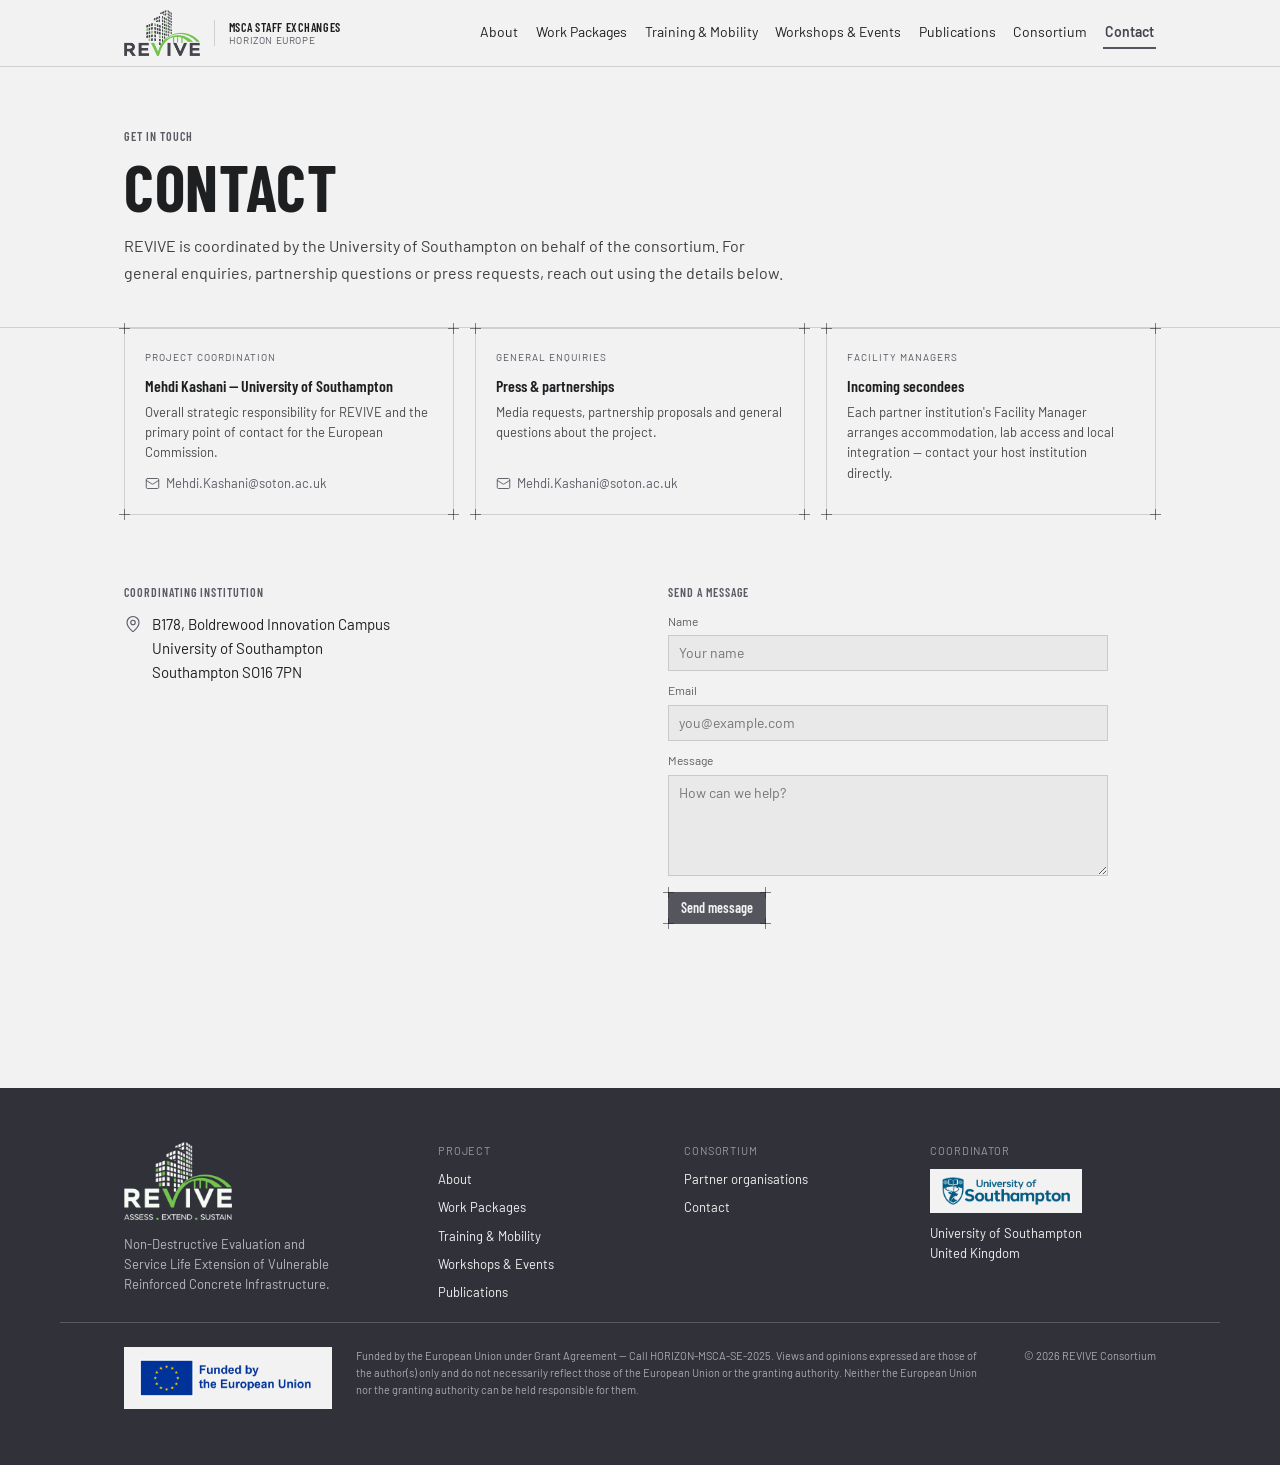
<file: contact.html>
<!DOCTYPE html>
<html lang="en">
<head>
<meta charset="utf-8">
<meta name="viewport" content="width=device-width, initial-scale=1">
<title>Contact — REVIVE</title>
<meta name="description" content="REVIVE is a Marie Sklodowska-Curie Staff Exchanges project (HORIZON-MSCA-SE-2025) advancing non-destructive evaluation, structural health monitoring and sustainable service-life extension of reinforced concrete infrastructure.">
<link rel="stylesheet" href="styles.css">
<link rel="stylesheet" href="theme-revive.css">
<link rel="stylesheet" href="site.css">
</head>
<body>
<div data-screen-label="Contact">
<div style="border-bottom:1px solid var(--color-divider);background:var(--color-bg)">
  <nav class="nav" style="max-width:1160px;margin:0 auto;padding:var(--space-3) clamp(20px,5vw,64px);flex-wrap:wrap;row-gap:12px">
    <a href="index-1.html" style="display:flex;align-items:center;gap:14px;text-decoration:none;color:inherit;margin-right:auto">
      <img src="assets/revive-logo-mark.png" alt="REVIVE" style="height:46px;width:auto;display:block;flex:none"/>
      <span style="display:flex;flex-direction:column;line-height:1.2;padding-left:14px;border-left:1px solid var(--color-divider)">
        <span style="font-family:var(--font-heading);font-weight:600;font-size:12px;letter-spacing:.06em;text-transform:uppercase;color:var(--color-text)">MSCA Staff Exchanges</span>
        <span style="font-size:10px;letter-spacing:.06em;text-transform:uppercase;color:var(--color-accent-700)">Horizon Europe</span>
      </span>
    </a>
    <a href="about.html" style="font-size:14px;padding:4px 2px;text-decoration:none;color:var(--color-text);border-bottom:2px solid transparent;font-weight:400">About</a>
    <a href="work-packages.html" style="font-size:14px;padding:4px 2px;text-decoration:none;color:var(--color-text);border-bottom:2px solid transparent;font-weight:400">Work Packages</a>
    <a href="training-mobility.html" style="font-size:14px;padding:4px 2px;text-decoration:none;color:var(--color-text);border-bottom:2px solid transparent;font-weight:400">Training &amp; Mobility</a>
    <a href="workshops-events.html" style="font-size:14px;padding:4px 2px;text-decoration:none;color:var(--color-text);border-bottom:2px solid transparent;font-weight:400">Workshops &amp; Events</a>
    <a href="publications.html" style="font-size:14px;padding:4px 2px;text-decoration:none;color:var(--color-text);border-bottom:2px solid transparent;font-weight:400">Publications</a>
    <a href="consortium.html" style="font-size:14px;padding:4px 2px;text-decoration:none;color:var(--color-text);border-bottom:2px solid transparent;font-weight:400">Consortium</a>
    <a href="contact.html" style="font-size:14px;padding:4px 2px;text-decoration:none;color:var(--color-accent-800);border-bottom:2px solid var(--color-accent);font-weight:600">Contact</a>
  </nav>
</div>

<div class="gridhead" style="position:relative;isolation:isolate;border-bottom:1px solid var(--color-divider)">
<section style="max-width:1160px;margin:0 auto;padding:calc(var(--space-8) * 2.2) clamp(20px,5vw,64px) calc(var(--space-8) * 1.5)">
  <span style="display:block;font-family:var(--font-heading);font-weight:600;font-size:12px;letter-spacing:.08em;text-transform:uppercase;color:var(--color-accent-700);margin-bottom:var(--space-3)">Get in touch</span>
  <h1 style="font-family:var(--font-heading);font-weight:700;text-transform:uppercase;font-size:clamp(40px,6vw,64px);line-height:0.98;letter-spacing:.01em;margin:0 0 var(--space-4);color:var(--color-text)">Contact</h1>
  <p style="font-size:16px;line-height:1.7;max-width:75ch;color:color-mix(in srgb, var(--color-text) 85%, transparent);margin:0">REVIVE is coordinated by the University of Southampton on behalf of the consortium. For general enquiries, partnership questions or press requests, reach out using the details below.</p>
</section>
</div>

<section style="max-width:1160px;margin:0 auto;padding:0 clamp(20px,5vw,64px) calc(var(--space-8) * 2.5)">
  <div style="display:grid;grid-template-columns:repeat(auto-fit,minmax(260px,1fr));gap:var(--space-6)">
    <div class="card blueprint h88" style="padding:var(--space-6);transition:border-color .18s ease,box-shadow .18s ease,transform .18s ease" >
      <i class="corner tl"></i><i class="corner tr"></i><i class="corner bl"></i><i class="corner br"></i>
      <div class="card-kicker">Project Coordination</div>
      <div class="card-title" style="font-size:16px;margin-top:4px">Mehdi Kashani — University of Southampton</div>
      <p class="card-body" style="font-size:13px">Overall strategic responsibility for REVIVE and the primary point of contact for the European Commission.</p>
      <a href="mailto:Mehdi.Kashani@soton.ac.uk" style="display:inline-flex;align-items:center;gap:6px;font-size:13px;color:var(--color-accent-700);text-decoration:none;margin-top:4px"><svg width="15" height="15" viewBox="0 0 24 24" fill="none" stroke="currentColor" stroke-width="1.5" stroke-linecap="round" stroke-linejoin="round"><rect width="20" height="16" x="2" y="4" rx="2"></rect><path d="m22 7-8.97 5.7a1.94 1.94 0 0 1-2.06 0L2 7"></path></svg>Mehdi.Kashani@soton.ac.uk</a>
    </div>
    <div class="card blueprint h89" style="padding:var(--space-6);transition:border-color .18s ease,box-shadow .18s ease,transform .18s ease" >
      <i class="corner tl"></i><i class="corner tr"></i><i class="corner bl"></i><i class="corner br"></i>
      <div class="card-kicker">General Enquiries</div>
      <div class="card-title" style="font-size:16px;margin-top:4px">Press &amp; partnerships</div>
      <p class="card-body" style="font-size:13px">Media requests, partnership proposals and general questions about the project.</p>
      <a href="mailto:Mehdi.Kashani@soton.ac.uk" style="display:inline-flex;align-items:center;gap:6px;font-size:13px;color:var(--color-accent-700);text-decoration:none;margin-top:4px"><svg width="15" height="15" viewBox="0 0 24 24" fill="none" stroke="currentColor" stroke-width="1.5" stroke-linecap="round" stroke-linejoin="round"><rect width="20" height="16" x="2" y="4" rx="2"></rect><path d="m22 7-8.97 5.7a1.94 1.94 0 0 1-2.06 0L2 7"></path></svg>Mehdi.Kashani@soton.ac.uk</a>
    </div>
    <div class="card blueprint h90" style="padding:var(--space-6);transition:border-color .18s ease,box-shadow .18s ease,transform .18s ease" >
      <i class="corner tl"></i><i class="corner tr"></i><i class="corner bl"></i><i class="corner br"></i>
      <div class="card-kicker">Facility Managers</div>
      <div class="card-title" style="font-size:16px;margin-top:4px">Incoming secondees</div>
      <p class="card-body" style="font-size:13px">Each partner institution's Facility Manager arranges accommodation, lab access and local integration — contact your host institution directly.</p>
    </div>
  </div>
</section>

<section style="max-width:1160px;margin:0 auto;padding:0 clamp(20px,5vw,64px) calc(var(--space-8) * 3);display:grid;grid-template-columns:minmax(0,1fr) minmax(0,1fr);gap:clamp(24px,5vw,56px)">
  <div>
    <span style="display:block;font-family:var(--font-heading);font-weight:600;font-size:12px;letter-spacing:.08em;text-transform:uppercase;color:var(--color-accent-700);margin-bottom:var(--space-3)">Coordinating institution</span>
    <div style="display:flex;gap:10px;align-items:flex-start">
      <svg width="18" height="18" viewBox="0 0 24 24" fill="none" stroke="currentColor" stroke-width="1.5" stroke-linecap="round" stroke-linejoin="round" style="flex:none;margin-top:3px;color:var(--color-accent-700)"><path d="M20 10c0 4.993-5.539 10.193-7.399 11.799a1 1 0 0 1-1.202 0C9.539 20.193 4 14.993 4 10a8 8 0 0 1 16 0"></path><circle cx="12" cy="10" r="3"></circle></svg>
      <p style="font-size:15px;line-height:1.6;margin:0;color:var(--color-text)">B178, Boldrewood Innovation Campus<br/>University of Southampton<br/>Southampton SO16 7PN</p>
    </div>
  </div>
  <div>
    <span style="display:block;font-family:var(--font-heading);font-weight:600;font-size:12px;letter-spacing:.08em;text-transform:uppercase;color:var(--color-accent-700);margin-bottom:var(--space-3)">Send a message</span>
    <div style="display:flex;flex-direction:column;gap:var(--space-3);max-width:440px">
      <div class="field"><label>Name</label><input class="input" type="text" placeholder="Your name"/></div>
      <div class="field"><label>Email</label><input class="input" type="email" placeholder="you@example.com"/></div>
      <div class="field"><label>Message</label><textarea class="input" rows="4" placeholder="How can we help?"></textarea></div>
      <button type="button" class="btn btn-primary blueprint" style="align-self:flex-start"><i class="corner tl"></i><i class="corner tr"></i><i class="corner bl"></i><i class="corner br"></i>Send message</button>
    </div>
  </div>
</section>

<div style="background:var(--color-accent-900);color:var(--color-bg);margin-top:calc(var(--space-8) * 3)">
  <div style="max-width:1160px;margin:0 auto;padding:calc(var(--space-8) * 2) clamp(20px,5vw,64px) var(--space-6);display:grid;grid-template-columns:1.3fr 1fr 1fr 1fr;gap:var(--space-8) var(--space-6)">
    <div>
      <img src="assets/revive-logo-reversed.png" alt="REVIVE" style="height:78px;width:auto;display:block;margin-bottom:var(--space-4)"/>
      <p style="font-size:13px;color:color-mix(in srgb, var(--color-bg) 70%, transparent);max-width:32ch;margin:0">Non-Destructive Evaluation and Service Life Extension of Vulnerable Reinforced Concrete Infrastructure.</p>
    </div>
    <div>
      <div style="font-size:11px;letter-spacing:.08em;text-transform:uppercase;color:color-mix(in srgb, var(--color-bg) 55%, transparent);margin-bottom:var(--space-3)">Project</div>
      <div style="display:flex;flex-direction:column;gap:8px">
        <a href="about.html" style="font-size:13px;color:var(--color-bg);text-decoration:none" class="h91">About</a>
        <a href="work-packages.html" style="font-size:13px;color:var(--color-bg);text-decoration:none" class="h92">Work Packages</a>
        <a href="training-mobility.html" style="font-size:13px;color:var(--color-bg);text-decoration:none" class="h93">Training &amp; Mobility</a>
        <a href="workshops-events.html" style="font-size:13px;color:var(--color-bg);text-decoration:none" class="h94">Workshops &amp; Events</a>
        <a href="publications.html" style="font-size:13px;color:var(--color-bg);text-decoration:none" class="h95">Publications</a>
      </div>
    </div>
    <div>
      <div style="font-size:11px;letter-spacing:.08em;text-transform:uppercase;color:color-mix(in srgb, var(--color-bg) 55%, transparent);margin-bottom:var(--space-3)">Consortium</div>
      <div style="display:flex;flex-direction:column;gap:8px">
        <a href="consortium.html" style="font-size:13px;color:var(--color-bg);text-decoration:none" class="h96">Partner organisations</a>
        <a href="contact.html" style="font-size:13px;color:var(--color-bg);text-decoration:none" class="h97">Contact</a>
      </div>
    </div>
    <div>
      <div style="font-size:11px;letter-spacing:.08em;text-transform:uppercase;color:color-mix(in srgb, var(--color-bg) 55%, transparent);margin-bottom:var(--space-3)">Coordinator</div>
      <span style="background:var(--color-bg);padding:8px 12px;display:inline-flex;margin-bottom:10px"><img src="assets/logos/uos.png" alt="University of Southampton logo" style="height:28px;width:auto;display:block" onerror="this.closest('span').style.display='none'"></span><p style="font-size:13px;margin:0;color:var(--color-bg)">University of Southampton<br/>United Kingdom</p>
    </div>
  </div>
  <div style="max-width:1160px;margin:0 auto;padding-top:24px;padding-bottom:56px;padding-left:clamp(20px,5vw,64px);padding-right:clamp(20px,5vw,64px);display:flex;align-items:flex-start;flex-wrap:wrap;column-gap:32px;row-gap:20px;border-top:1px solid color-mix(in srgb, var(--color-bg) 20%, transparent)">
    <div style="display:flex;align-items:flex-start;flex-wrap:wrap;column-gap:24px;row-gap:16px;flex:1 1 320px;min-width:0">
      <span style="background:var(--color-bg);padding:11px 14px;display:block;flex:none"><img src="assets/eu-funded.png" alt="Funded by the European Union" style="height:40px;width:auto;display:block"/></span>
      <span style="font-size:11px;color:color-mix(in srgb, var(--color-bg) 62%, transparent);flex:1 1 260px;min-width:0;line-height:1.55">Funded by the European Union under Grant Agreement — Call HORIZON-MSCA-SE-2025. Views and opinions expressed are those of the author(s) only and do not necessarily reflect those of the European Union or the granting authority. Neither the European Union nor the granting authority can be held responsible for them.</span>
    </div>
    <span style="font-size:11px;color:color-mix(in srgb, var(--color-bg) 62%, transparent);flex:none;margin-left:auto">© 2026 REVIVE Consortium</span>
  </div>
</div>
</div>
</body>
</html>
</file>
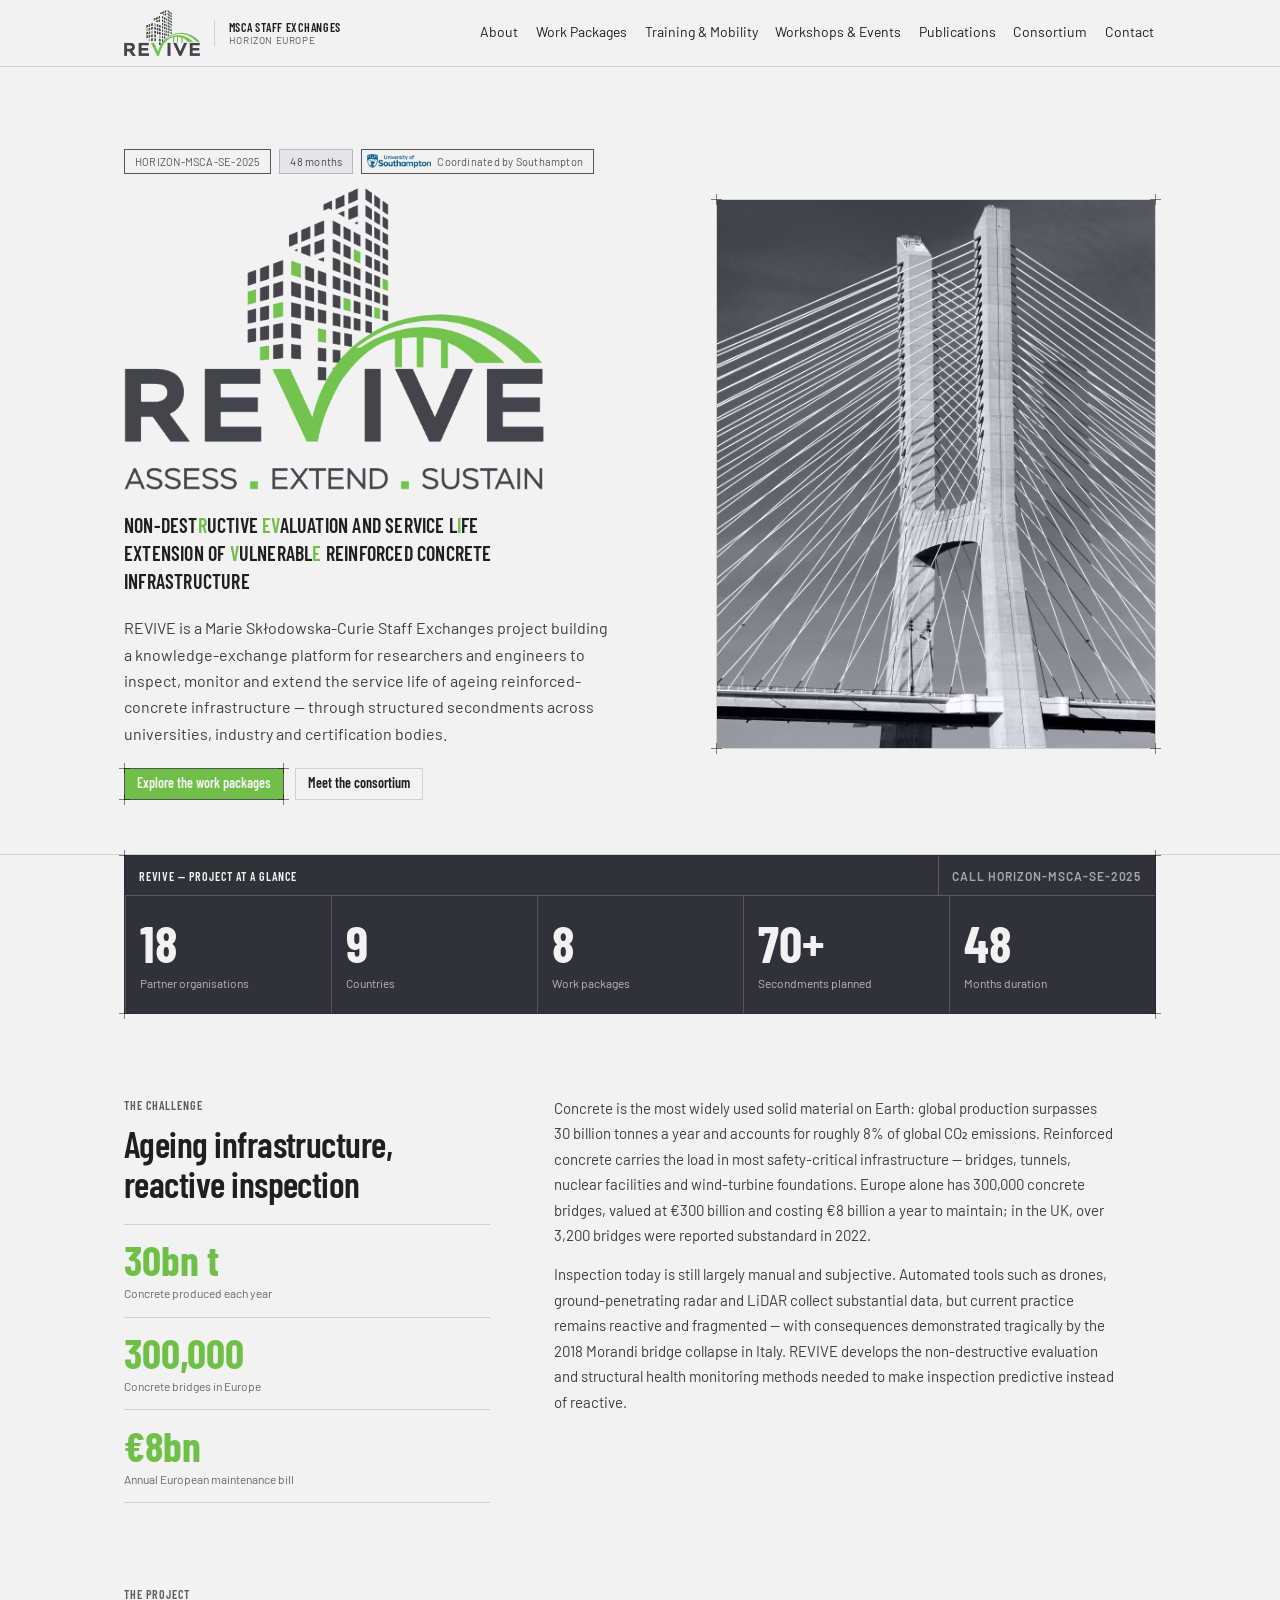
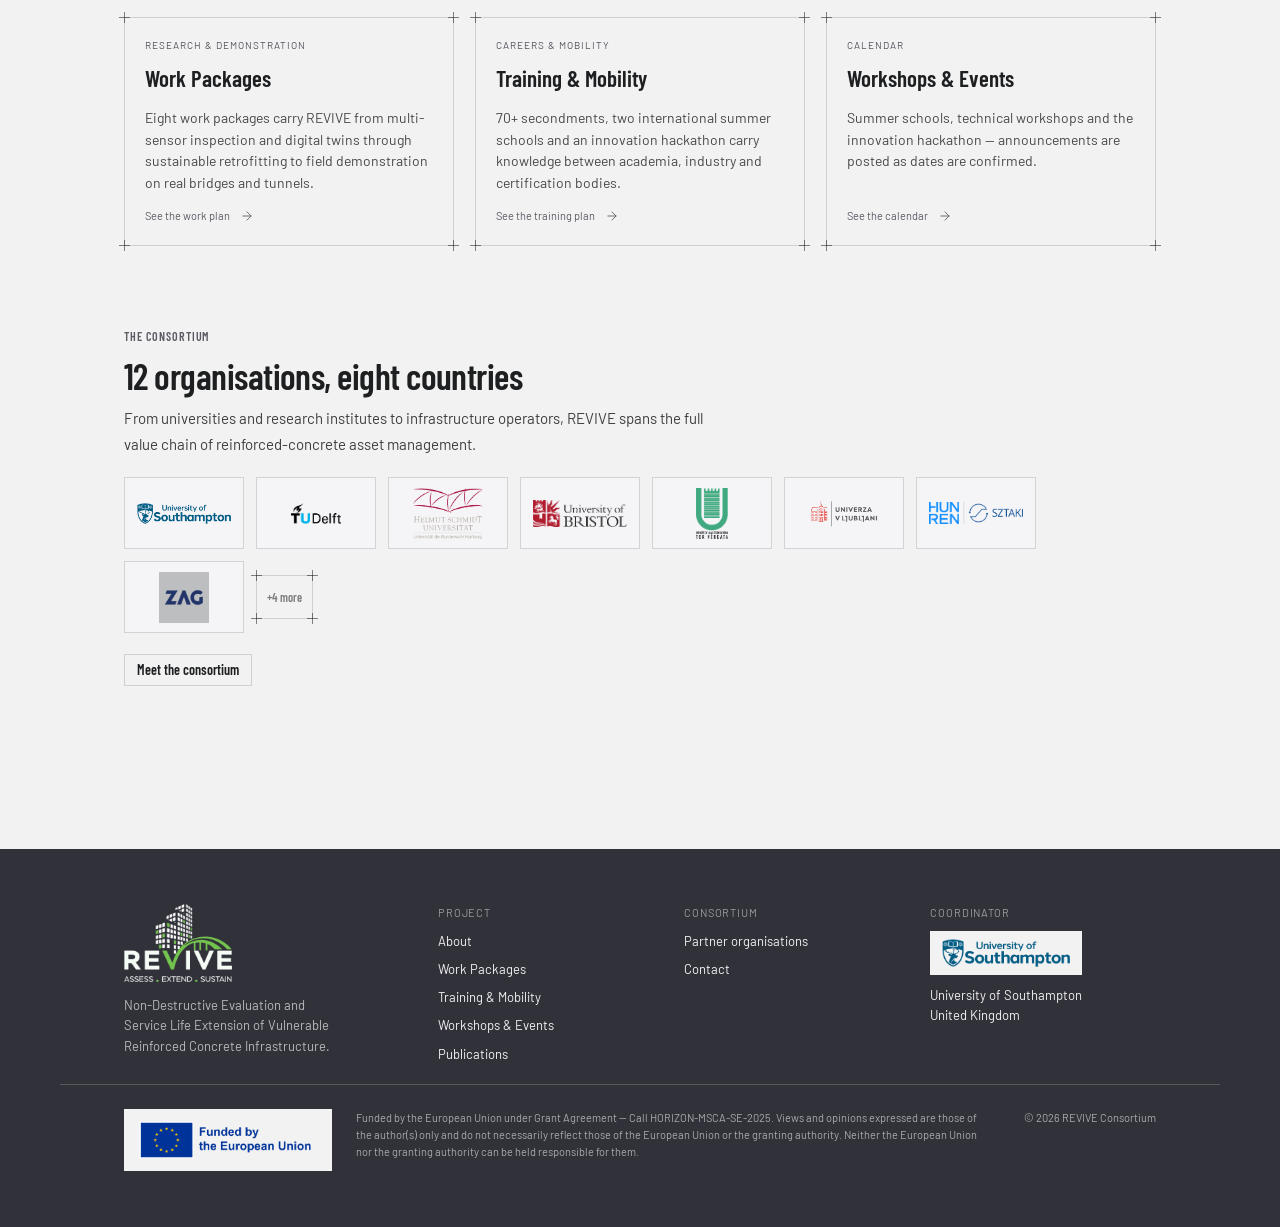
<file: index (1).html>
<!DOCTYPE html>
<html lang="en">
<head>
<meta charset="utf-8">
<meta name="viewport" content="width=device-width, initial-scale=1">
<title>REVIVE — Non-Destructive Evaluation and Service Life Extension of Vulnerable Reinforced Concrete Infrastructure</title>
<meta name="description" content="REVIVE is a Marie Sklodowska-Curie Staff Exchanges project (HORIZON-MSCA-SE-2025) advancing non-destructive evaluation, structural health monitoring and sustainable service-life extension of reinforced concrete infrastructure.">
<link rel="stylesheet" href="styles.css">
<link rel="stylesheet" href="theme-revive.css">
<link rel="stylesheet" href="site.css">
</head>
<body>
<div data-screen-label="Home">
<div style="border-bottom:1px solid var(--color-divider);background:var(--color-bg)">
  <nav class="nav" style="max-width:1160px;margin:0 auto;padding:var(--space-3) clamp(20px,5vw,64px);flex-wrap:wrap;row-gap:12px">
    <a href="index.html" style="display:flex;align-items:center;gap:14px;text-decoration:none;color:inherit;margin-right:auto">
      <img src="assets/revive-logo-mark.png" alt="REVIVE" style="height:46px;width:auto;display:block;flex:none"/>
      <span style="display:flex;flex-direction:column;line-height:1.2;padding-left:14px;border-left:1px solid var(--color-divider)">
        <span style="font-family:var(--font-heading);font-weight:600;font-size:12px;letter-spacing:.06em;text-transform:uppercase;color:var(--color-text)">MSCA Staff Exchanges</span>
        <span style="font-size:10px;letter-spacing:.06em;text-transform:uppercase;color:var(--color-accent-700)">Horizon Europe</span>
      </span>
    </a>
    <a href="about.html" style="font-size:14px;padding:4px 2px;text-decoration:none;color:var(--color-text);border-bottom:2px solid transparent;font-weight:400">About</a>
    <a href="work-packages.html" style="font-size:14px;padding:4px 2px;text-decoration:none;color:var(--color-text);border-bottom:2px solid transparent;font-weight:400">Work Packages</a>
    <a href="training-mobility.html" style="font-size:14px;padding:4px 2px;text-decoration:none;color:var(--color-text);border-bottom:2px solid transparent;font-weight:400">Training &amp; Mobility</a>
    <a href="workshops-events.html" style="font-size:14px;padding:4px 2px;text-decoration:none;color:var(--color-text);border-bottom:2px solid transparent;font-weight:400">Workshops &amp; Events</a>
    <a href="publications.html" style="font-size:14px;padding:4px 2px;text-decoration:none;color:var(--color-text);border-bottom:2px solid transparent;font-weight:400">Publications</a>
    <a href="consortium.html" style="font-size:14px;padding:4px 2px;text-decoration:none;color:var(--color-text);border-bottom:2px solid transparent;font-weight:400">Consortium</a>
    <a href="contact.html" style="font-size:14px;padding:4px 2px;text-decoration:none;color:var(--color-text);border-bottom:2px solid transparent;font-weight:400">Contact</a>
  </nav>
</div>

<div class="gridhead" style="position:relative;isolation:isolate;border-bottom:1px solid var(--color-divider)">
<section style="max-width:1160px;margin:0 auto;padding:calc(var(--space-8) * 3) clamp(20px,5vw,64px) calc(var(--space-8) * 2);display:grid;grid-template-columns:minmax(0,6fr) minmax(0,5fr);gap:clamp(24px,5vw,64px);align-items:center">
  <div>
    <div style="display:flex;gap:8px;flex-wrap:wrap;align-items:center;margin-bottom:var(--space-4)">
      <span class="tag tag-outline" style="white-space:nowrap">HORIZON-MSCA-SE-2025</span>
      <span class="tag tag-accent">48 months</span>
      <span class="tag tag-outline" style="display:inline-flex;align-items:center;gap:6px;padding:3px 10px 3px 5px;white-space:nowrap"><img src="assets/logos/uos.png" alt="" style="height:14px;width:auto;display:block" onerror="this.remove()">Coordinated by Southampton</span>
    </div>
    <h1 style="margin:0 0 var(--space-6)"><img src="assets/revive-logo.png" alt="REVIVE — Assess, Extend, Sustain" style="width:clamp(240px,34vw,420px);height:auto;display:block"/></h1>
    <p style="font-family:var(--font-heading);font-weight:600;font-size:clamp(16px,1.8vw,20px);text-transform:uppercase;letter-spacing:.01em;line-height:1.4;color:var(--color-text);margin:0 0 var(--space-6);max-width:46ch">Non-Dest<span style="color:var(--color-revive-green)">r</span>uctive <span style="color:var(--color-revive-green)">e</span><span style="color:var(--color-revive-green)">v</span>aluation and service l<span style="color:var(--color-revive-green)">i</span>fe extension of <span style="color:var(--color-revive-green)">v</span>ulnerabl<span style="color:var(--color-revive-green)">e</span> reinforced concrete infrastructure</p>
    <p style="font-size:16px;line-height:1.65;max-width:54ch;color:color-mix(in srgb, var(--color-text) 85%, transparent);margin:0 0 var(--space-6)">REVIVE is a Marie Skłodowska-Curie Staff Exchanges project building a knowledge-exchange platform for researchers and engineers to inspect, monitor and extend the service life of ageing reinforced-concrete infrastructure — through structured secondments across universities, industry and certification bodies.</p>
    <div style="display:flex;gap:var(--space-3);flex-wrap:wrap">
      <a href="work-packages.html" class="btn btn-primary blueprint" style="text-decoration:none;background:var(--color-revive-green)"><i class="corner tl"></i><i class="corner tr"></i><i class="corner bl"></i><i class="corner br"></i>Explore the work packages</a>
      <a href="consortium.html" class="btn btn-secondary" style="text-decoration:none">Meet the consortium</a>
    </div>
  </div>
  <figure class="blueprint duotone" style="position:relative;margin:0;aspect-ratio:4/5;min-height:320px">
    <i class="corner tl"></i><i class="corner tr"></i><i class="corner bl"></i><i class="corner br"></i>
    <img src="assets/concrete-infrastructure.jpg" alt="Large-scale reinforced concrete infrastructure" style="width:100%;height:100%;object-fit:cover;display:block">
  </figure>
</section>
</div>

<section style="max-width:1160px;margin:0 auto;padding:0 clamp(20px,5vw,64px) calc(var(--space-8) * 3)">
  <div class="blueprint" style="position:relative;background:var(--color-accent-900)">
    <i class="corner tl"></i><i class="corner tr"></i><i class="corner bl"></i><i class="corner br"></i>
    <div style="display:flex;flex-wrap:wrap;border-bottom:1px solid color-mix(in srgb, var(--color-bg) 22%, transparent)">
      <span style="flex:1;min-width:220px;padding:var(--space-3) var(--space-4);font-size:12px;letter-spacing:.08em;text-transform:uppercase;font-weight:600;font-family:var(--font-heading);color:var(--color-bg)">REVIVE — project at a glance</span>
      <span style="padding:var(--space-3) var(--space-4);border-left:1px solid color-mix(in srgb, var(--color-bg) 22%, transparent);font-size:12px;letter-spacing:.08em;text-transform:uppercase;font-weight:600;color:color-mix(in srgb, var(--color-bg) 62%, transparent);white-space:nowrap">Call HORIZON-MSCA-SE-2025</span>
    </div>
    <div style="display:grid;grid-template-columns:repeat(auto-fit,minmax(160px,1fr))">
      <div style="padding:var(--space-6) var(--space-4);border-left:1px solid color-mix(in srgb, var(--color-bg) 18%, transparent)">
        <div style="font-family:var(--font-heading);font-weight:700;font-size:clamp(38px,4vw,52px);color:var(--color-bg);line-height:1">18</div>
        <div style="font-size:12px;color:color-mix(in srgb, var(--color-bg) 70%, transparent);margin-top:6px">Partner organisations</div>
      </div>
      <div style="padding:var(--space-6) var(--space-4);border-left:1px solid color-mix(in srgb, var(--color-bg) 18%, transparent)">
        <div style="font-family:var(--font-heading);font-weight:700;font-size:clamp(38px,4vw,52px);color:var(--color-bg);line-height:1">9</div>
        <div style="font-size:12px;color:color-mix(in srgb, var(--color-bg) 70%, transparent);margin-top:6px">Countries</div>
      </div>
      <div style="padding:var(--space-6) var(--space-4);border-left:1px solid color-mix(in srgb, var(--color-bg) 18%, transparent)">
        <div style="font-family:var(--font-heading);font-weight:700;font-size:clamp(38px,4vw,52px);color:var(--color-bg);line-height:1">8</div>
        <div style="font-size:12px;color:color-mix(in srgb, var(--color-bg) 70%, transparent);margin-top:6px">Work packages</div>
      </div>
      <div style="padding:var(--space-6) var(--space-4);border-left:1px solid color-mix(in srgb, var(--color-bg) 18%, transparent)">
        <div style="font-family:var(--font-heading);font-weight:700;font-size:clamp(38px,4vw,52px);color:var(--color-bg);line-height:1">70+</div>
        <div style="font-size:12px;color:color-mix(in srgb, var(--color-bg) 70%, transparent);margin-top:6px">Secondments planned</div>
      </div>
      <div style="padding:var(--space-6) var(--space-4);border-left:1px solid color-mix(in srgb, var(--color-bg) 18%, transparent)">
        <div style="font-family:var(--font-heading);font-weight:700;font-size:clamp(38px,4vw,52px);color:var(--color-bg);line-height:1">48</div>
        <div style="font-size:12px;color:color-mix(in srgb, var(--color-bg) 70%, transparent);margin-top:6px">Months duration</div>
      </div>
    </div>
  </div>
</section>

<section style="max-width:1160px;margin:0 auto;padding:0 clamp(20px,5vw,64px) calc(var(--space-8) * 3);display:grid;grid-template-columns:minmax(0,0.85fr) minmax(0,1.4fr);gap:clamp(24px,5vw,64px)">
  <div>
    <span style="display:block;font-family:var(--font-heading);font-weight:600;font-size:12px;letter-spacing:.08em;text-transform:uppercase;color:var(--color-accent-700);margin-bottom:var(--space-3)">The challenge</span>
    <h2 style="font-size:clamp(26px,3.2vw,36px);margin:0 0 var(--space-6);line-height:1.1">Ageing infrastructure, reactive inspection</h2>
    <div style="display:flex;flex-direction:column;border-top:1px solid var(--color-divider)">
      <div style="padding:var(--space-4) 0;border-bottom:1px solid var(--color-divider)">
        <div style="font-family:var(--font-heading);font-weight:700;font-size:clamp(30px,3.4vw,42px);line-height:1;color:var(--color-revive-green)">30bn t</div>
        <div style="font-size:12px;color:color-mix(in srgb, var(--color-text) 65%, transparent);margin-top:4px">Concrete produced each year</div>
      </div>
      <div style="padding:var(--space-4) 0;border-bottom:1px solid var(--color-divider)">
        <div style="font-family:var(--font-heading);font-weight:700;font-size:clamp(30px,3.4vw,42px);line-height:1;color:var(--color-revive-green)">300,000</div>
        <div style="font-size:12px;color:color-mix(in srgb, var(--color-text) 65%, transparent);margin-top:4px">Concrete bridges in Europe</div>
      </div>
      <div style="padding:var(--space-4) 0;border-bottom:1px solid var(--color-divider)">
        <div style="font-family:var(--font-heading);font-weight:700;font-size:clamp(30px,3.4vw,42px);line-height:1;color:var(--color-revive-green)">€8bn</div>
        <div style="font-size:12px;color:color-mix(in srgb, var(--color-text) 65%, transparent);margin-top:4px">Annual European maintenance bill</div>
      </div>
    </div>
  </div>
  <div>
    <p style="font-size:15px;line-height:1.7;color:color-mix(in srgb, var(--color-text) 85%, transparent);margin:0 0 var(--space-4);max-width:70ch">Concrete is the most widely used solid material on Earth: global production surpasses 30 billion tonnes a year and accounts for roughly 8% of global CO₂ emissions. Reinforced concrete carries the load in most safety-critical infrastructure — bridges, tunnels, nuclear facilities and wind-turbine foundations. Europe alone has 300,000 concrete bridges, valued at €300 billion and costing €8 billion a year to maintain; in the UK, over 3,200 bridges were reported substandard in 2022.</p>
    <p style="font-size:15px;line-height:1.7;color:color-mix(in srgb, var(--color-text) 85%, transparent);margin:0;max-width:70ch">Inspection today is still largely manual and subjective. Automated tools such as drones, ground-penetrating radar and LiDAR collect substantial data, but current practice remains reactive and fragmented — with consequences demonstrated tragically by the 2018 Morandi bridge collapse in Italy. REVIVE develops the non-destructive evaluation and structural health monitoring methods needed to make inspection predictive instead of reactive.</p>
  </div>
</section>

<section style="max-width:1160px;margin:0 auto;padding:0 clamp(20px,5vw,64px) calc(var(--space-8) * 3)">
  <span style="display:block;font-family:var(--font-heading);font-weight:600;font-size:12px;letter-spacing:.08em;text-transform:uppercase;color:var(--color-accent-700);margin-bottom:var(--space-4)">The project</span>
  <div style="display:grid;grid-template-columns:repeat(auto-fit,minmax(320px,1fr));gap:var(--space-6)">
    <a href="work-packages.html" class="card blueprint h1" style="text-decoration:none;color:inherit;padding:var(--space-6);transition:border-color .18s ease,box-shadow .18s ease,transform .18s ease" >
      <i class="corner tl"></i><i class="corner tr"></i><i class="corner bl"></i><i class="corner br"></i>
      <div class="card-kicker">Research &amp; demonstration</div>
      <div class="card-title" style="font-size:23px;margin-top:4px">Work Packages</div>
      <p class="card-body" style="font-size:14px;margin-top:8px">Eight work packages carry REVIVE from multi-sensor inspection and digital twins through sustainable retrofitting to field demonstration on real bridges and tunnels.</p>
      <div class="card-meta" style="color:var(--color-accent-700);margin-top:var(--space-2)">See the work plan<svg width="14" height="14" viewBox="0 0 24 24" fill="none" stroke="currentColor" stroke-width="1.5" stroke-linecap="round" stroke-linejoin="round" style="margin-left:4px"><path d="M5 12h14"></path><path d="m12 5 7 7-7 7"></path></svg></div>
    </a>
    <a href="training-mobility.html" class="card blueprint h2" style="text-decoration:none;color:inherit;padding:var(--space-6);transition:border-color .18s ease,box-shadow .18s ease,transform .18s ease" >
      <i class="corner tl"></i><i class="corner tr"></i><i class="corner bl"></i><i class="corner br"></i>
      <div class="card-kicker">Careers &amp; mobility</div>
      <div class="card-title" style="font-size:23px;margin-top:4px">Training &amp; Mobility</div>
      <p class="card-body" style="font-size:14px;margin-top:8px">70+ secondments, two international summer schools and an innovation hackathon carry knowledge between academia, industry and certification bodies.</p>
      <div class="card-meta" style="color:var(--color-accent-700);margin-top:var(--space-2)">See the training plan<svg width="14" height="14" viewBox="0 0 24 24" fill="none" stroke="currentColor" stroke-width="1.5" stroke-linecap="round" stroke-linejoin="round" style="margin-left:4px"><path d="M5 12h14"></path><path d="m12 5 7 7-7 7"></path></svg></div>
    </a>
    <a href="workshops-events.html" class="card blueprint h3" style="text-decoration:none;color:inherit;padding:var(--space-6);transition:border-color .18s ease,box-shadow .18s ease,transform .18s ease" >
      <i class="corner tl"></i><i class="corner tr"></i><i class="corner bl"></i><i class="corner br"></i>
      <div class="card-kicker">Calendar</div>
      <div class="card-title" style="font-size:23px;margin-top:4px">Workshops &amp; Events</div>
      <p class="card-body" style="font-size:14px;margin-top:8px">Summer schools, technical workshops and the innovation hackathon — announcements are posted as dates are confirmed.</p>
      <div class="card-meta" style="color:var(--color-accent-700);margin-top:var(--space-2)">See the calendar<svg width="14" height="14" viewBox="0 0 24 24" fill="none" stroke="currentColor" stroke-width="1.5" stroke-linecap="round" stroke-linejoin="round" style="margin-left:4px"><path d="M5 12h14"></path><path d="m12 5 7 7-7 7"></path></svg></div>
    </a>
  </div>
</section>

<section style="max-width:1160px;margin:0 auto;padding:0 clamp(20px,5vw,64px) calc(var(--space-8) * 3)">
  <span style="display:block;font-family:var(--font-heading);font-weight:600;font-size:12px;letter-spacing:.08em;text-transform:uppercase;color:var(--color-accent-700);margin-bottom:var(--space-3)">The consortium</span>
  <h2 style="font-size:clamp(26px,3.2vw,36px);margin:0 0 var(--space-3);line-height:1.1">12 organisations, eight countries</h2>
  <p style="font-size:15px;line-height:1.7;color:color-mix(in srgb, var(--color-text) 85%, transparent);margin:0 0 var(--space-6);max-width:75ch">From universities and research institutes to infrastructure operators, REVIVE spans the full value chain of reinforced-concrete asset management.</p>
  <div style="display:flex;flex-wrap:wrap;gap:12px;margin-bottom:var(--space-6);align-items:center">
    <span class="blueprint" style="position:relative;width:120px;height:72px;flex:none;display:flex;align-items:center;justify-content:center;overflow:hidden;background:var(--color-neutral-100)"><i class="corner tl"></i><i class="corner tr"></i><i class="corner bl"></i><i class="corner br"></i><img src="assets/logos/uos.png" alt="University of Southampton logo" style="max-width:80%;max-height:72%;object-fit:contain" onerror="this.remove()"></span>
    <span class="blueprint" style="position:relative;width:120px;height:72px;flex:none;display:flex;align-items:center;justify-content:center;overflow:hidden;background:var(--color-neutral-100)"><i class="corner tl"></i><i class="corner tr"></i><i class="corner bl"></i><i class="corner br"></i><img src="assets/logos/tud.png" alt="TU Delft logo" style="max-width:80%;max-height:72%;object-fit:contain" onerror="this.remove()"></span>
    <span class="blueprint" style="position:relative;width:120px;height:72px;flex:none;display:flex;align-items:center;justify-content:center;overflow:hidden;background:var(--color-neutral-100)"><i class="corner tl"></i><i class="corner tr"></i><i class="corner bl"></i><i class="corner br"></i><img src="assets/logos/hsu.png" alt="Helmut Schmidt University logo" style="max-width:80%;max-height:72%;object-fit:contain" onerror="this.remove()"></span>
    <span class="blueprint" style="position:relative;width:120px;height:72px;flex:none;display:flex;align-items:center;justify-content:center;overflow:hidden;background:var(--color-neutral-100)"><i class="corner tl"></i><i class="corner tr"></i><i class="corner bl"></i><i class="corner br"></i><img src="assets/logos/uob.png" alt="University of Bristol logo" style="max-width:80%;max-height:72%;object-fit:contain" onerror="this.remove()"></span>
    <span class="blueprint" style="position:relative;width:120px;height:72px;flex:none;display:flex;align-items:center;justify-content:center;overflow:hidden;background:var(--color-neutral-100)"><i class="corner tl"></i><i class="corner tr"></i><i class="corner bl"></i><i class="corner br"></i><img src="assets/logos/urtv.png" alt="University of Roma Tor Vergata logo" style="max-width:80%;max-height:72%;object-fit:contain" onerror="this.remove()"></span>
    <span class="blueprint" style="position:relative;width:120px;height:72px;flex:none;display:flex;align-items:center;justify-content:center;overflow:hidden;background:var(--color-neutral-100)"><i class="corner tl"></i><i class="corner tr"></i><i class="corner bl"></i><i class="corner br"></i><img src="assets/logos/ul.png" alt="University of Ljubljana logo" style="max-width:80%;max-height:72%;object-fit:contain" onerror="this.remove()"></span>
    <span class="blueprint" style="position:relative;width:120px;height:72px;flex:none;display:flex;align-items:center;justify-content:center;overflow:hidden;background:var(--color-neutral-100)"><i class="corner tl"></i><i class="corner tr"></i><i class="corner bl"></i><i class="corner br"></i><img src="assets/logos/sztaki.png" alt="HUN-REN SZTAKI logo" style="max-width:80%;max-height:72%;object-fit:contain" onerror="this.remove()"></span>
    <span class="blueprint" style="position:relative;width:120px;height:72px;flex:none;display:flex;align-items:center;justify-content:center;overflow:hidden;background:var(--color-neutral-100)"><i class="corner tl"></i><i class="corner tr"></i><i class="corner bl"></i><i class="corner br"></i><img src="assets/logos/zag.png" alt="ZAG logo" style="max-width:80%;max-height:72%;object-fit:contain" onerror="this.remove()"></span>
    <span class="blueprint" style="position:relative;display:inline-flex;align-items:center;justify-content:center;min-width:56px;height:44px;padding:0 10px;font-family:var(--font-heading);font-weight:600;font-size:12px;color:color-mix(in srgb, var(--color-text) 55%, transparent)"><i class="corner tl"></i><i class="corner tr"></i><i class="corner bl"></i><i class="corner br"></i>+4 more</span>
  </div>
  <a href="consortium.html" class="btn btn-secondary" style="text-decoration:none">Meet the consortium</a>
</section>

<div style="background:var(--color-accent-900);color:var(--color-bg);margin-top:calc(var(--space-8) * 3)">
  <div style="max-width:1160px;margin:0 auto;padding:calc(var(--space-8) * 2) clamp(20px,5vw,64px) var(--space-6);display:grid;grid-template-columns:1.3fr 1fr 1fr 1fr;gap:var(--space-8) var(--space-6)">
    <div>
      <img src="assets/revive-logo-reversed.png" alt="REVIVE" style="height:78px;width:auto;display:block;margin-bottom:var(--space-4)"/>
      <p style="font-size:13px;color:color-mix(in srgb, var(--color-bg) 70%, transparent);max-width:32ch;margin:0">Non-Destructive Evaluation and Service Life Extension of Vulnerable Reinforced Concrete Infrastructure.</p>
    </div>
    <div>
      <div style="font-size:11px;letter-spacing:.08em;text-transform:uppercase;color:color-mix(in srgb, var(--color-bg) 55%, transparent);margin-bottom:var(--space-3)">Project</div>
      <div style="display:flex;flex-direction:column;gap:8px">
        <a href="about.html" style="font-size:13px;color:var(--color-bg);text-decoration:none" class="h4">About</a>
        <a href="work-packages.html" style="font-size:13px;color:var(--color-bg);text-decoration:none" class="h5">Work Packages</a>
        <a href="training-mobility.html" style="font-size:13px;color:var(--color-bg);text-decoration:none" class="h6">Training &amp; Mobility</a>
        <a href="workshops-events.html" style="font-size:13px;color:var(--color-bg);text-decoration:none" class="h7">Workshops &amp; Events</a>
        <a href="publications.html" style="font-size:13px;color:var(--color-bg);text-decoration:none" class="h8">Publications</a>
      </div>
    </div>
    <div>
      <div style="font-size:11px;letter-spacing:.08em;text-transform:uppercase;color:color-mix(in srgb, var(--color-bg) 55%, transparent);margin-bottom:var(--space-3)">Consortium</div>
      <div style="display:flex;flex-direction:column;gap:8px">
        <a href="consortium.html" style="font-size:13px;color:var(--color-bg);text-decoration:none" class="h9">Partner organisations</a>
        <a href="contact.html" style="font-size:13px;color:var(--color-bg);text-decoration:none" class="h10">Contact</a>
      </div>
    </div>
    <div>
      <div style="font-size:11px;letter-spacing:.08em;text-transform:uppercase;color:color-mix(in srgb, var(--color-bg) 55%, transparent);margin-bottom:var(--space-3)">Coordinator</div>
      <span style="background:var(--color-bg);padding:8px 12px;display:inline-flex;margin-bottom:10px"><img src="assets/logos/uos.png" alt="University of Southampton logo" style="height:28px;width:auto;display:block" onerror="this.closest('span').style.display='none'"></span><p style="font-size:13px;margin:0;color:var(--color-bg)">University of Southampton<br/>United Kingdom</p>
    </div>
  </div>
  <div style="max-width:1160px;margin:0 auto;padding-top:24px;padding-bottom:56px;padding-left:clamp(20px,5vw,64px);padding-right:clamp(20px,5vw,64px);display:flex;align-items:flex-start;flex-wrap:wrap;column-gap:32px;row-gap:20px;border-top:1px solid color-mix(in srgb, var(--color-bg) 20%, transparent)">
    <div style="display:flex;align-items:flex-start;flex-wrap:wrap;column-gap:24px;row-gap:16px;flex:1 1 320px;min-width:0">
      <span style="background:var(--color-bg);padding:11px 14px;display:block;flex:none"><img src="assets/eu-funded.png" alt="Funded by the European Union" style="height:40px;width:auto;display:block"/></span>
      <span style="font-size:11px;color:color-mix(in srgb, var(--color-bg) 62%, transparent);flex:1 1 260px;min-width:0;line-height:1.55">Funded by the European Union under Grant Agreement — Call HORIZON-MSCA-SE-2025. Views and opinions expressed are those of the author(s) only and do not necessarily reflect those of the European Union or the granting authority. Neither the European Union nor the granting authority can be held responsible for them.</span>
    </div>
    <span style="font-size:11px;color:color-mix(in srgb, var(--color-bg) 62%, transparent);flex:none;margin-left:auto">© 2026 REVIVE Consortium</span>
  </div>
</div>
</div>
</body>
</html>
</file>
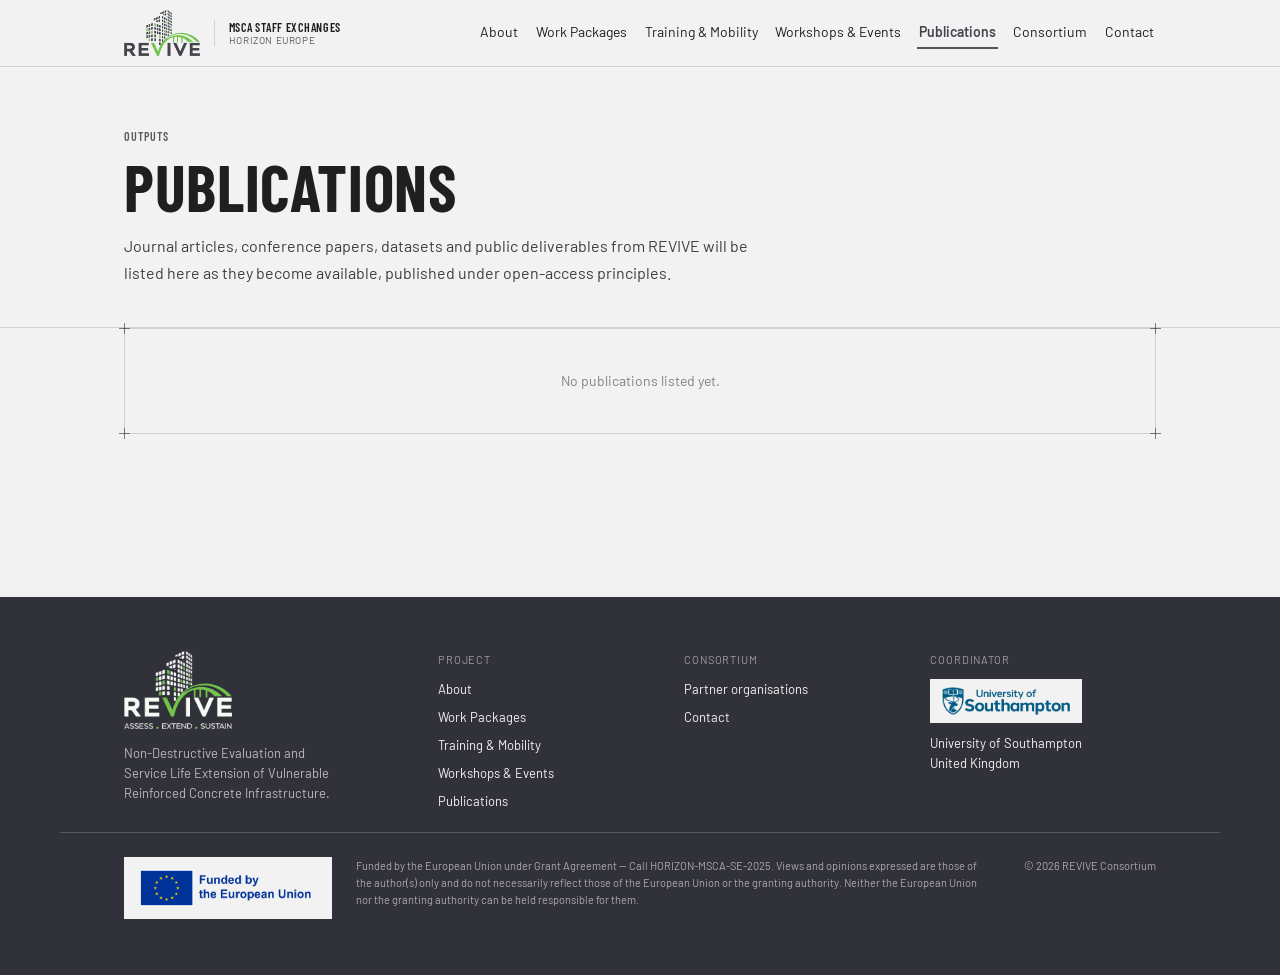
<file: publications.html>
<!DOCTYPE html>
<html lang="en">
<head>
<meta charset="utf-8">
<meta name="viewport" content="width=device-width, initial-scale=1">
<title>Publications — REVIVE</title>
<meta name="description" content="REVIVE is a Marie Sklodowska-Curie Staff Exchanges project (HORIZON-MSCA-SE-2025) advancing non-destructive evaluation, structural health monitoring and sustainable service-life extension of reinforced concrete infrastructure.">
<link rel="stylesheet" href="styles.css">
<link rel="stylesheet" href="theme-revive.css">
<link rel="stylesheet" href="site.css">
</head>
<body>
<div data-screen-label="Publications">
<div style="border-bottom:1px solid var(--color-divider);background:var(--color-bg)">
  <nav class="nav" style="max-width:1160px;margin:0 auto;padding:var(--space-3) clamp(20px,5vw,64px);flex-wrap:wrap;row-gap:12px">
    <a href="index-1.html" style="display:flex;align-items:center;gap:14px;text-decoration:none;color:inherit;margin-right:auto">
      <img src="assets/revive-logo-mark.png" alt="REVIVE" style="height:46px;width:auto;display:block;flex:none"/>
      <span style="display:flex;flex-direction:column;line-height:1.2;padding-left:14px;border-left:1px solid var(--color-divider)">
        <span style="font-family:var(--font-heading);font-weight:600;font-size:12px;letter-spacing:.06em;text-transform:uppercase;color:var(--color-text)">MSCA Staff Exchanges</span>
        <span style="font-size:10px;letter-spacing:.06em;text-transform:uppercase;color:var(--color-accent-700)">Horizon Europe</span>
      </span>
    </a>
    <a href="about.html" style="font-size:14px;padding:4px 2px;text-decoration:none;color:var(--color-text);border-bottom:2px solid transparent;font-weight:400">About</a>
    <a href="work-packages.html" style="font-size:14px;padding:4px 2px;text-decoration:none;color:var(--color-text);border-bottom:2px solid transparent;font-weight:400">Work Packages</a>
    <a href="training-mobility.html" style="font-size:14px;padding:4px 2px;text-decoration:none;color:var(--color-text);border-bottom:2px solid transparent;font-weight:400">Training &amp; Mobility</a>
    <a href="workshops-events.html" style="font-size:14px;padding:4px 2px;text-decoration:none;color:var(--color-text);border-bottom:2px solid transparent;font-weight:400">Workshops &amp; Events</a>
    <a href="publications.html" style="font-size:14px;padding:4px 2px;text-decoration:none;color:var(--color-accent-800);border-bottom:2px solid var(--color-accent);font-weight:600">Publications</a>
    <a href="consortium.html" style="font-size:14px;padding:4px 2px;text-decoration:none;color:var(--color-text);border-bottom:2px solid transparent;font-weight:400">Consortium</a>
    <a href="contact.html" style="font-size:14px;padding:4px 2px;text-decoration:none;color:var(--color-text);border-bottom:2px solid transparent;font-weight:400">Contact</a>
  </nav>
</div>

<div class="gridhead" style="position:relative;isolation:isolate;border-bottom:1px solid var(--color-divider)">
<section style="max-width:1160px;margin:0 auto;padding:calc(var(--space-8) * 2.2) clamp(20px,5vw,64px) calc(var(--space-8) * 1.5)">
  <span style="display:block;font-family:var(--font-heading);font-weight:600;font-size:12px;letter-spacing:.08em;text-transform:uppercase;color:var(--color-accent-700);margin-bottom:var(--space-3)">Outputs</span>
  <h1 style="font-family:var(--font-heading);font-weight:700;text-transform:uppercase;font-size:clamp(40px,6vw,64px);line-height:0.98;letter-spacing:.01em;margin:0 0 var(--space-4);color:var(--color-text)">Publications</h1>
  <p style="font-size:16px;line-height:1.7;max-width:70ch;color:color-mix(in srgb, var(--color-text) 85%, transparent);margin:0">Journal articles, conference papers, datasets and public deliverables from REVIVE will be listed here as they become available, published under open-access principles.</p>
</section>
</div>

<section style="max-width:1160px;margin:0 auto;padding:0 clamp(20px,5vw,64px) calc(var(--space-8) * 3)">
  <div class="card blueprint" style="padding:calc(var(--space-8) * 1.5) var(--space-6);text-align:center">
    <i class="corner tl"></i><i class="corner tr"></i><i class="corner bl"></i><i class="corner br"></i>
    <p class="card-body" style="font-size:14px;margin:0;color:color-mix(in srgb, var(--color-text) 65%, transparent)">No publications listed yet.</p>
  </div>
</section>

<div style="background:var(--color-accent-900);color:var(--color-bg);margin-top:calc(var(--space-8) * 3)">
  <div style="max-width:1160px;margin:0 auto;padding:calc(var(--space-8) * 2) clamp(20px,5vw,64px) var(--space-6);display:grid;grid-template-columns:1.3fr 1fr 1fr 1fr;gap:var(--space-8) var(--space-6)">
    <div>
      <img src="assets/revive-logo-reversed.png" alt="REVIVE" style="height:78px;width:auto;display:block;margin-bottom:var(--space-4)"/>
      <p style="font-size:13px;color:color-mix(in srgb, var(--color-bg) 70%, transparent);max-width:32ch;margin:0">Non-Destructive Evaluation and Service Life Extension of Vulnerable Reinforced Concrete Infrastructure.</p>
    </div>
    <div>
      <div style="font-size:11px;letter-spacing:.08em;text-transform:uppercase;color:color-mix(in srgb, var(--color-bg) 55%, transparent);margin-bottom:var(--space-3)">Project</div>
      <div style="display:flex;flex-direction:column;gap:8px">
        <a href="about.html" style="font-size:13px;color:var(--color-bg);text-decoration:none" class="h57">About</a>
        <a href="work-packages.html" style="font-size:13px;color:var(--color-bg);text-decoration:none" class="h58">Work Packages</a>
        <a href="training-mobility.html" style="font-size:13px;color:var(--color-bg);text-decoration:none" class="h59">Training &amp; Mobility</a>
        <a href="workshops-events.html" style="font-size:13px;color:var(--color-bg);text-decoration:none" class="h60">Workshops &amp; Events</a>
        <a href="publications.html" style="font-size:13px;color:var(--color-bg);text-decoration:none" class="h61">Publications</a>
      </div>
    </div>
    <div>
      <div style="font-size:11px;letter-spacing:.08em;text-transform:uppercase;color:color-mix(in srgb, var(--color-bg) 55%, transparent);margin-bottom:var(--space-3)">Consortium</div>
      <div style="display:flex;flex-direction:column;gap:8px">
        <a href="consortium.html" style="font-size:13px;color:var(--color-bg);text-decoration:none" class="h62">Partner organisations</a>
        <a href="contact.html" style="font-size:13px;color:var(--color-bg);text-decoration:none" class="h63">Contact</a>
      </div>
    </div>
    <div>
      <div style="font-size:11px;letter-spacing:.08em;text-transform:uppercase;color:color-mix(in srgb, var(--color-bg) 55%, transparent);margin-bottom:var(--space-3)">Coordinator</div>
      <span style="background:var(--color-bg);padding:8px 12px;display:inline-flex;margin-bottom:10px"><img src="assets/logos/uos.png" alt="University of Southampton logo" style="height:28px;width:auto;display:block" onerror="this.closest('span').style.display='none'"></span><p style="font-size:13px;margin:0;color:var(--color-bg)">University of Southampton<br/>United Kingdom</p>
    </div>
  </div>
  <div style="max-width:1160px;margin:0 auto;padding-top:24px;padding-bottom:56px;padding-left:clamp(20px,5vw,64px);padding-right:clamp(20px,5vw,64px);display:flex;align-items:flex-start;flex-wrap:wrap;column-gap:32px;row-gap:20px;border-top:1px solid color-mix(in srgb, var(--color-bg) 20%, transparent)">
    <div style="display:flex;align-items:flex-start;flex-wrap:wrap;column-gap:24px;row-gap:16px;flex:1 1 320px;min-width:0">
      <span style="background:var(--color-bg);padding:11px 14px;display:block;flex:none"><img src="assets/eu-funded.png" alt="Funded by the European Union" style="height:40px;width:auto;display:block"/></span>
      <span style="font-size:11px;color:color-mix(in srgb, var(--color-bg) 62%, transparent);flex:1 1 260px;min-width:0;line-height:1.55">Funded by the European Union under Grant Agreement — Call HORIZON-MSCA-SE-2025. Views and opinions expressed are those of the author(s) only and do not necessarily reflect those of the European Union or the granting authority. Neither the European Union nor the granting authority can be held responsible for them.</span>
    </div>
    <span style="font-size:11px;color:color-mix(in srgb, var(--color-bg) 62%, transparent);flex:none;margin-left:auto">© 2026 REVIVE Consortium</span>
  </div>
</div>
</div>
</body>
</html>
</file>
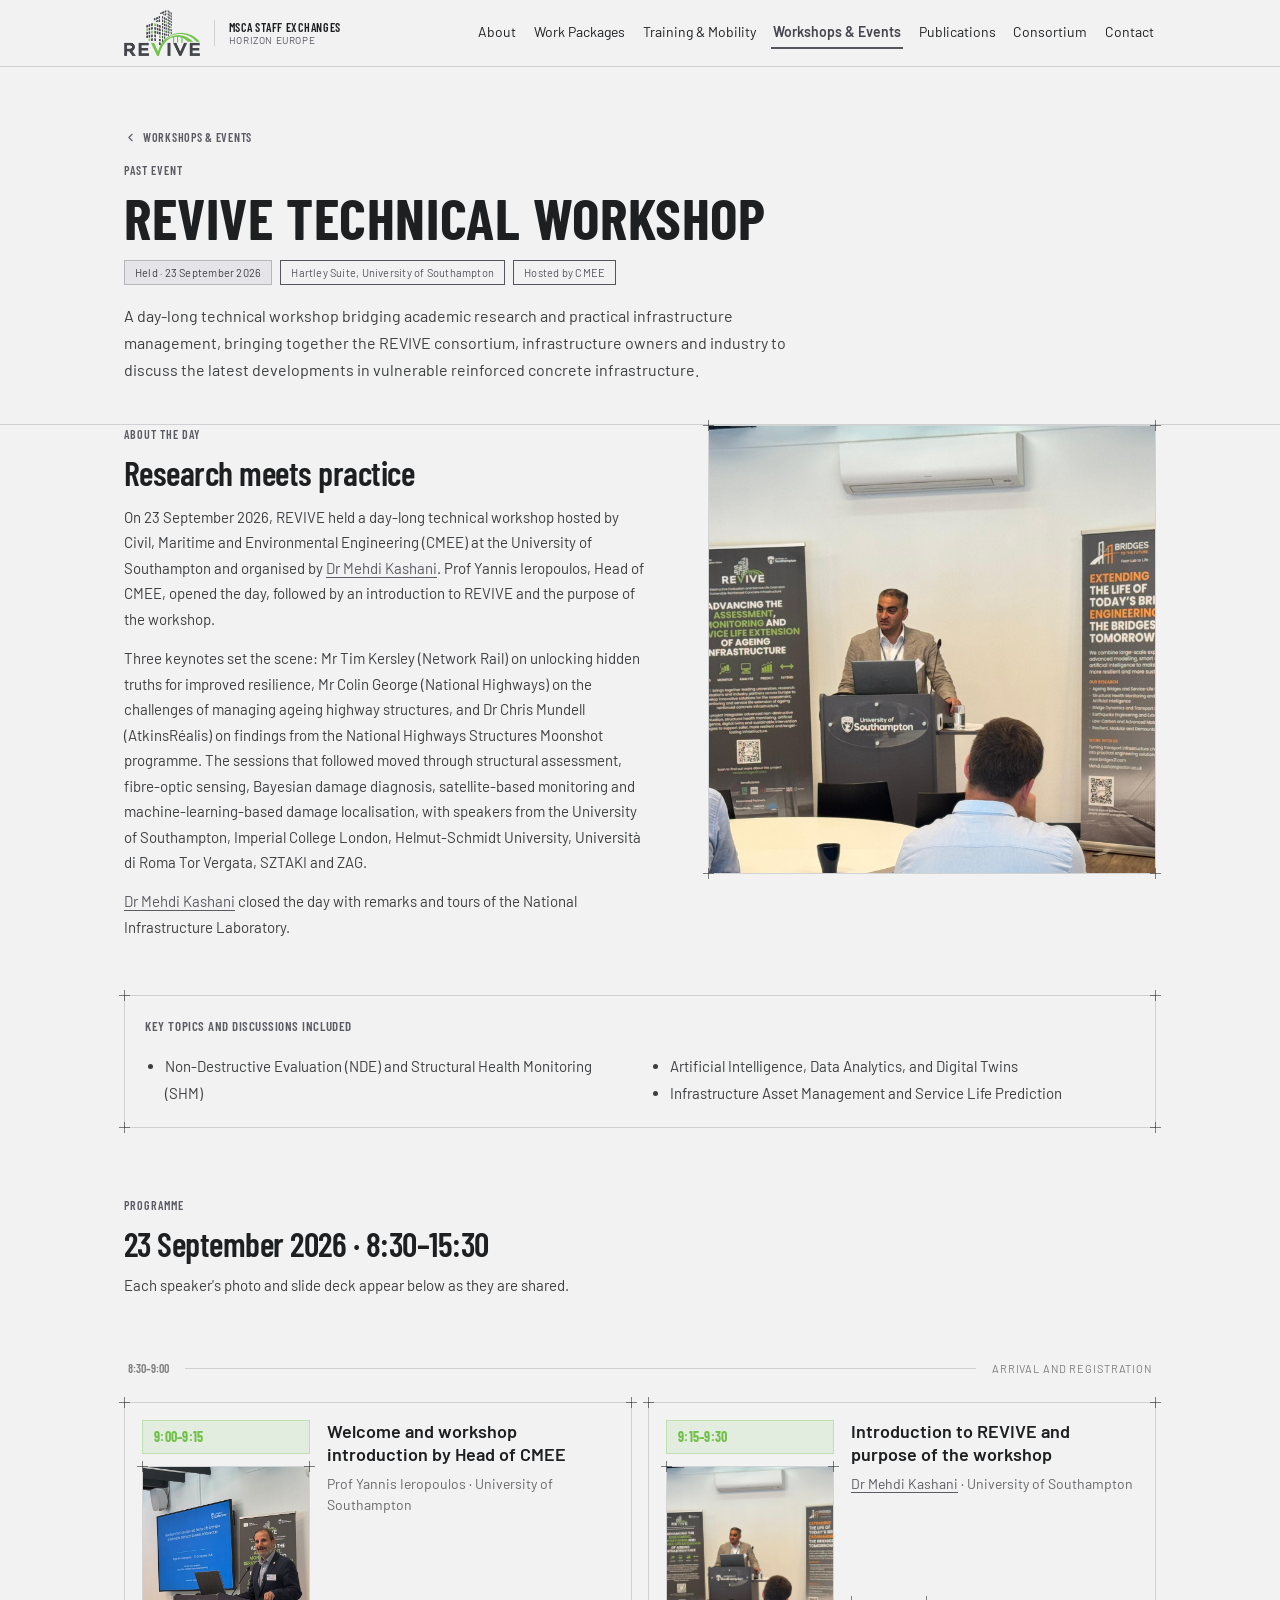
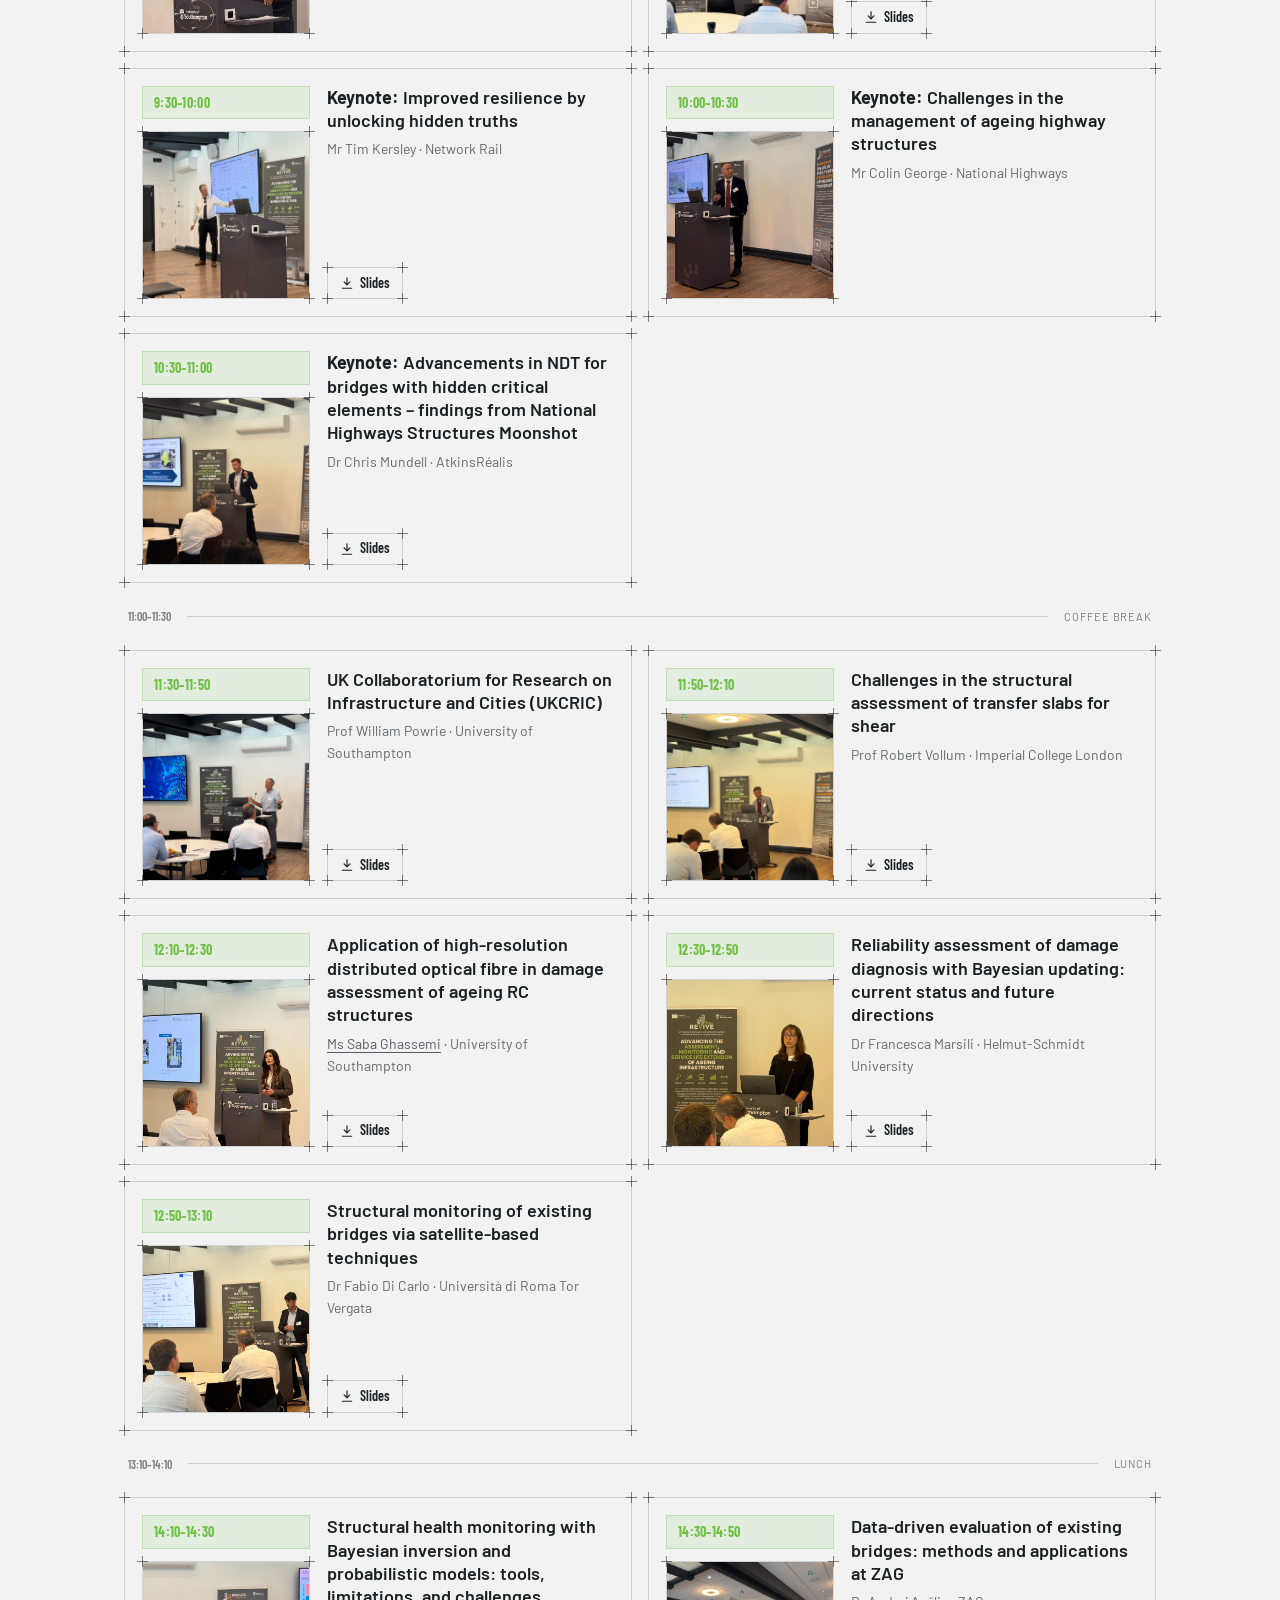
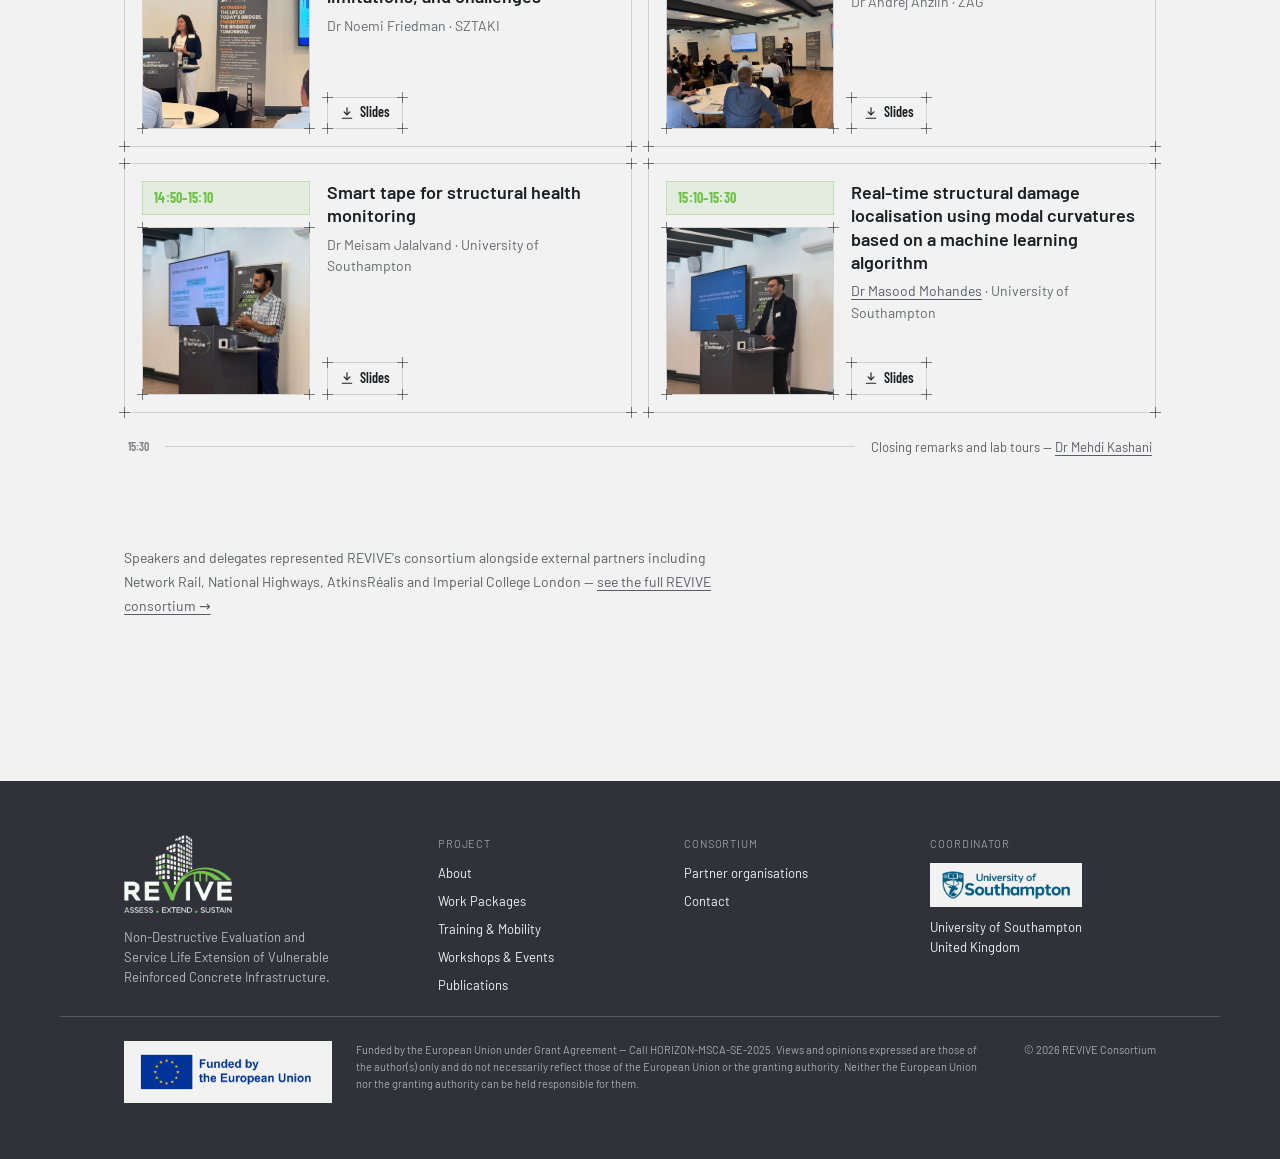
<file: revive-technical-workshop.html>
<!DOCTYPE html>
<html lang="en">
<head>
<meta charset="utf-8">
<meta name="viewport" content="width=device-width, initial-scale=1">
<title>REVIVE Technical Workshop — REVIVE</title>
<meta name="description" content="A day-long technical workshop held on 23 September 2026 at the University of Southampton, bringing together the REVIVE consortium, infrastructure owners and industry to discuss NDE, SHM, digital twins and service life extension of ageing concrete infrastructure.">
<link rel="stylesheet" href="styles.css">
<link rel="stylesheet" href="theme-revive.css">
<link rel="stylesheet" href="site.css">
</head>
<body>
<div data-screen-label="REVIVE Technical Workshop">
<div style="border-bottom:1px solid var(--color-divider);background:var(--color-bg)">
  <nav class="nav" style="max-width:1160px;margin:0 auto;padding:var(--space-3) clamp(20px,5vw,64px);flex-wrap:wrap;row-gap:12px">
    <a href="index-1.html" style="display:flex;align-items:center;gap:14px;text-decoration:none;color:inherit;margin-right:auto">
      <img src="assets/revive-logo-mark.png" alt="REVIVE" style="height:46px;width:auto;display:block;flex:none"/>
      <span style="display:flex;flex-direction:column;line-height:1.2;padding-left:14px;border-left:1px solid var(--color-divider)">
        <span style="font-family:var(--font-heading);font-weight:600;font-size:12px;letter-spacing:.06em;text-transform:uppercase;color:var(--color-text)">MSCA Staff Exchanges</span>
        <span style="font-size:10px;letter-spacing:.06em;text-transform:uppercase;color:var(--color-accent-700)">Horizon Europe</span>
      </span>
    </a>
    <a href="about.html" style="font-size:14px;padding:4px 2px;text-decoration:none;color:var(--color-text);border-bottom:2px solid transparent;font-weight:400">About</a>
    <a href="work-packages.html" style="font-size:14px;padding:4px 2px;text-decoration:none;color:var(--color-text);border-bottom:2px solid transparent;font-weight:400">Work Packages</a>
    <a href="training-mobility.html" style="font-size:14px;padding:4px 2px;text-decoration:none;color:var(--color-text);border-bottom:2px solid transparent;font-weight:400">Training &amp; Mobility</a>
    <a href="workshops-events.html" style="font-size:14px;padding:4px 2px;text-decoration:none;color:var(--color-accent-800);border-bottom:2px solid var(--color-accent);font-weight:600">Workshops &amp; Events</a>
    <a href="publications.html" style="font-size:14px;padding:4px 2px;text-decoration:none;color:var(--color-text);border-bottom:2px solid transparent;font-weight:400">Publications</a>
    <a href="consortium.html" style="font-size:14px;padding:4px 2px;text-decoration:none;color:var(--color-text);border-bottom:2px solid transparent;font-weight:400">Consortium</a>
    <a href="contact.html" style="font-size:14px;padding:4px 2px;text-decoration:none;color:var(--color-text);border-bottom:2px solid transparent;font-weight:400">Contact</a>
  </nav>
</div>

<div class="gridhead" style="position:relative;isolation:isolate;border-bottom:1px solid var(--color-divider)">
<section style="max-width:1160px;margin:0 auto;padding:calc(var(--space-8) * 2.2) clamp(20px,5vw,64px) calc(var(--space-8) * 1.5)">
  <a href="workshops-events.html" style="display:inline-flex;align-items:center;gap:6px;font-family:var(--font-heading);font-weight:600;font-size:12px;letter-spacing:.06em;text-transform:uppercase;color:var(--color-accent-700);text-decoration:none;margin-bottom:var(--space-4)">
    <svg width="13" height="13" viewBox="0 0 24 24" fill="none" stroke="currentColor" stroke-width="2" stroke-linecap="round" stroke-linejoin="round" style="flex:none"><path d="M15 18l-6-6 6-6"></path></svg>
    Workshops &amp; Events
  </a>
  <span style="display:block;font-family:var(--font-heading);font-weight:600;font-size:12px;letter-spacing:.08em;text-transform:uppercase;color:var(--color-accent-700);margin-bottom:var(--space-3)">Past event</span>
  <h1 style="font-family:var(--font-heading);font-weight:700;text-transform:uppercase;font-size:clamp(36px,5.6vw,58px);line-height:0.98;letter-spacing:.01em;margin:0 0 var(--space-4);color:var(--color-text)">REVIVE Technical Workshop</h1>
  <div style="display:flex;flex-wrap:wrap;gap:8px;margin-bottom:var(--space-5)">
    <span class="tag tag-neutral">Held · 23 September 2026</span>
    <span class="tag tag-outline">Hartley Suite, University of Southampton</span>
    <span class="tag tag-outline">Hosted by CMEE</span>
  </div>
  <p style="font-size:16px;line-height:1.7;max-width:75ch;color:color-mix(in srgb, var(--color-text) 85%, transparent);margin:0">A day-long technical workshop bridging academic research and practical infrastructure management, bringing together the REVIVE consortium, infrastructure owners and industry to discuss the latest developments in vulnerable reinforced concrete infrastructure.</p>
</section>
</div>

<section style="max-width:1160px;margin:0 auto;padding:0 clamp(20px,5vw,64px) calc(var(--space-8) * 2);display:grid;grid-template-columns:minmax(0,1fr) minmax(0,0.85fr);gap:clamp(24px,5vw,56px);align-items:start">
  <div>
    <span style="display:block;font-family:var(--font-heading);font-weight:600;font-size:12px;letter-spacing:.08em;text-transform:uppercase;color:var(--color-accent-700);margin-bottom:var(--space-3)">About the day</span>
    <h2 style="font-size:clamp(26px,3.2vw,34px);margin:0 0 var(--space-4);line-height:1.1">Research meets practice</h2>
    <p style="font-size:15px;line-height:1.7;color:color-mix(in srgb, var(--color-text) 85%, transparent);margin:0 0 var(--space-4)">On 23 September 2026, REVIVE held a day-long technical workshop hosted by Civil, Maritime and Environmental Engineering (CMEE) at the University of Southampton and organised by <a href="https://bridges2f.com/people/mehdi-kashani.html" target="_blank" rel="noopener" style="color:var(--color-accent-700)">Dr Mehdi Kashani</a>. Prof Yannis Ieropoulos, Head of CMEE, opened the day, followed by an introduction to REVIVE and the purpose of the workshop.</p>
    <p style="font-size:15px;line-height:1.7;color:color-mix(in srgb, var(--color-text) 85%, transparent);margin:0 0 var(--space-4)">Three keynotes set the scene: Mr Tim Kersley (Network Rail) on unlocking hidden truths for improved resilience, Mr Colin George (National Highways) on the challenges of managing ageing highway structures, and Dr Chris Mundell (AtkinsRéalis) on findings from the National Highways Structures Moonshot programme. The sessions that followed moved through structural assessment, fibre-optic sensing, Bayesian damage diagnosis, satellite-based monitoring and machine-learning-based damage localisation, with speakers from the University of Southampton, Imperial College London, Helmut-Schmidt University, Università di Roma Tor Vergata, SZTAKI and ZAG.</p>
    <p style="font-size:15px;line-height:1.7;color:color-mix(in srgb, var(--color-text) 85%, transparent);margin:0"><a href="https://bridges2f.com/people/mehdi-kashani.html" target="_blank" rel="noopener" style="color:var(--color-accent-700)">Dr Mehdi Kashani</a> closed the day with remarks and tours of the National Infrastructure Laboratory.</p>
  </div>
  <figure class="blueprint" style="position:relative;margin:0;aspect-ratio:1/1;background:var(--color-neutral-100)">
    <i class="corner tl"></i><i class="corner tr"></i><i class="corner bl"></i><i class="corner br"></i>
    <img src="assets/people/mehdi-kashani.jpg" alt="Dr Mehdi Kashani" style="width:100%;height:100%;object-fit:cover;display:block" onerror="this.closest('figure').style.display='none'">
  </figure>
</section>

<section style="max-width:1160px;margin:0 auto;padding:0 clamp(20px,5vw,64px) calc(var(--space-8) * 2.5)">
  <div class="card blueprint" style="padding:var(--space-6)">
    <i class="corner tl"></i><i class="corner tr"></i><i class="corner bl"></i><i class="corner br"></i>
    <div style="font-family:var(--font-heading);font-weight:600;font-size:13px;letter-spacing:.04em;text-transform:uppercase;color:var(--color-accent-700);margin-bottom:var(--space-3)">Key topics and discussions included</div>
    <ul style="margin:0;padding-left:20px;font-size:15px;line-height:1.8;color:color-mix(in srgb, var(--color-text) 85%, transparent);columns:2;column-gap:40px">
      <li>Non-Destructive Evaluation (NDE) and Structural Health Monitoring (SHM)</li>
      <li>Artificial Intelligence, Data Analytics, and Digital Twins</li>
      <li>Infrastructure Asset Management and Service Life Prediction</li>
    </ul>
  </div>
</section>

<section style="max-width:1160px;margin:0 auto;padding:0 clamp(20px,5vw,64px) calc(var(--space-8) * 1.2)">
  <span style="display:block;font-family:var(--font-heading);font-weight:600;font-size:12px;letter-spacing:.08em;text-transform:uppercase;color:var(--color-accent-700);margin-bottom:var(--space-3)">Programme</span>
  <h2 style="font-size:clamp(26px,3.2vw,34px);margin:0 0 var(--space-3);line-height:1.1">23 September 2026 · 8:30–15:30</h2>
  <p style="font-size:15px;line-height:1.7;max-width:75ch;color:color-mix(in srgb, var(--color-text) 85%, transparent);margin:0 0 var(--space-6)">Each speaker's photo and slide deck appear below as they are shared.</p>
</section>

<section style="max-width:1160px;margin:0 auto;padding:0 clamp(20px,5vw,64px) calc(var(--space-8) * 3)">
  <div style="display:grid;grid-template-columns:repeat(auto-fit,minmax(min(480px, 100%),1fr));gap:16px;align-items:stretch">

    <div style="grid-column:1 / -1;display:flex;align-items:center;gap:16px;padding:8px 4px"><span style="font-family:var(--font-heading);font-weight:600;font-size:12px;color:color-mix(in srgb, var(--color-text) 55%, transparent);white-space:nowrap">8:30–9:00</span><span style="flex:1;height:1px;background:var(--color-divider)"></span><span style="font-size:11px;letter-spacing:.08em;text-transform:uppercase;color:color-mix(in srgb, var(--color-text) 55%, transparent)">Arrival and registration</span></div>

    <div class="card blueprint h64" style="padding:var(--space-5);display:flex;flex-direction:row;flex-wrap:wrap;align-items:flex-start;gap:var(--space-5);transition:border-color .18s ease,box-shadow .18s ease,transform .18s ease">
      <i class="corner tl"></i><i class="corner tr"></i><i class="corner bl"></i><i class="corner br"></i>
      <div style="display:flex;flex-direction:column;gap:12px;flex:none">
        <span style="display:inline-block;font-family:var(--font-heading);font-weight:700;font-size:14px;letter-spacing:.02em;color:var(--color-revive-green);background:color-mix(in srgb, var(--color-revive-green) 12%, transparent);border:1px solid color-mix(in srgb, var(--color-revive-green) 32%, transparent);padding:5px 11px;white-space:nowrap">9:00–9:15</span>
        <figure class="blueprint" style="position:relative;margin:0;width:168px;height:168px;flex:none;background:var(--color-neutral-100)"><i class="corner tl"></i><i class="corner tr"></i><i class="corner bl"></i><i class="corner br"></i><img src="assets/people/yannis-ieropoulos.jpg" alt="Prof Yannis Ieropoulos" style="width:100%;height:100%;object-fit:cover;display:block" onerror="this.closest('figure').style.display='none'"></figure>
      </div>
      <div style="flex:1 1 260px;min-width:0;display:flex;flex-direction:column;gap:var(--space-4);align-self:stretch">
        <div>
          <div style="font-size:18px;font-weight:600;line-height:1.3;margin-bottom:6px">Welcome and workshop introduction by Head of CMEE</div>
          <div style="font-size:14px;color:color-mix(in srgb, var(--color-text) 65%, transparent)">Prof Yannis Ieropoulos · University of Southampton</div>
        </div>
      </div>
    </div>

    <div class="card blueprint h65" style="padding:var(--space-5);display:flex;flex-direction:row;flex-wrap:wrap;align-items:flex-start;gap:var(--space-5);transition:border-color .18s ease,box-shadow .18s ease,transform .18s ease">
      <i class="corner tl"></i><i class="corner tr"></i><i class="corner bl"></i><i class="corner br"></i>
      <div style="display:flex;flex-direction:column;gap:12px;flex:none">
        <span style="display:inline-block;font-family:var(--font-heading);font-weight:700;font-size:14px;letter-spacing:.02em;color:var(--color-revive-green);background:color-mix(in srgb, var(--color-revive-green) 12%, transparent);border:1px solid color-mix(in srgb, var(--color-revive-green) 32%, transparent);padding:5px 11px;white-space:nowrap">9:15–9:30</span>
        <figure class="blueprint" style="position:relative;margin:0;width:168px;height:168px;flex:none;background:var(--color-neutral-100)"><i class="corner tl"></i><i class="corner tr"></i><i class="corner bl"></i><i class="corner br"></i><img src="assets/people/mehdi-kashani.jpg" alt="Dr Mehdi Kashani" style="width:100%;height:100%;object-fit:cover;display:block" onerror="this.closest('figure').style.display='none'"></figure>
      </div>
      <div style="flex:1 1 260px;min-width:0;display:flex;flex-direction:column;gap:var(--space-4);align-self:stretch">
        <div>
          <div style="font-size:18px;font-weight:600;line-height:1.3;margin-bottom:6px">Introduction to REVIVE and purpose of the workshop</div>
          <div style="font-size:14px;color:color-mix(in srgb, var(--color-text) 65%, transparent)"><a href="https://bridges2f.com/people/mehdi-kashani.html" target="_blank" rel="noopener" style="color:var(--color-accent-700)">Dr Mehdi Kashani</a> · University of Southampton</div>
        </div>
        <a href="assets/slides/mehdi-kashani.pdf" download class="btn btn-secondary blueprint" style="white-space:nowrap;align-self:flex-start;margin-top:auto;gap:6px"><i class="corner tl"></i><i class="corner tr"></i><i class="corner bl"></i><i class="corner br"></i><svg width="14" height="14" viewBox="0 0 24 24" fill="none" stroke="currentColor" stroke-width="2" stroke-linecap="round" stroke-linejoin="round" style="flex:none"><path d="M12 15V3"></path><path d="m7 10 5 5 5-5"></path><path d="M20 21H4"></path></svg>Slides</a>
      </div>
    </div>

    <div class="card blueprint h66" style="padding:var(--space-5);display:flex;flex-direction:row;flex-wrap:wrap;align-items:flex-start;gap:var(--space-5);transition:border-color .18s ease,box-shadow .18s ease,transform .18s ease">
      <i class="corner tl"></i><i class="corner tr"></i><i class="corner bl"></i><i class="corner br"></i>
      <div style="display:flex;flex-direction:column;gap:12px;flex:none">
        <span style="display:inline-block;font-family:var(--font-heading);font-weight:700;font-size:14px;letter-spacing:.02em;color:var(--color-revive-green);background:color-mix(in srgb, var(--color-revive-green) 12%, transparent);border:1px solid color-mix(in srgb, var(--color-revive-green) 32%, transparent);padding:5px 11px;white-space:nowrap">9:30–10:00</span>
        <figure class="blueprint" style="position:relative;margin:0;width:168px;height:168px;flex:none;background:var(--color-neutral-100)"><i class="corner tl"></i><i class="corner tr"></i><i class="corner bl"></i><i class="corner br"></i><img src="assets/people/tim-kersley.jpg" alt="Mr Tim Kersley" style="width:100%;height:100%;object-fit:cover;display:block" onerror="this.closest('figure').style.display='none'"></figure>
      </div>
      <div style="flex:1 1 260px;min-width:0;display:flex;flex-direction:column;gap:var(--space-4);align-self:stretch">
        <div>
          <div style="font-size:18px;font-weight:600;line-height:1.3;margin-bottom:6px"><strong>Keynote:</strong> Improved resilience by unlocking hidden truths</div>
          <div style="font-size:14px;color:color-mix(in srgb, var(--color-text) 65%, transparent)">Mr Tim Kersley · Network Rail</div>
        </div>
        <a href="assets/slides/tim-kersley.pdf" download class="btn btn-secondary blueprint" style="white-space:nowrap;align-self:flex-start;margin-top:auto;gap:6px"><i class="corner tl"></i><i class="corner tr"></i><i class="corner bl"></i><i class="corner br"></i><svg width="14" height="14" viewBox="0 0 24 24" fill="none" stroke="currentColor" stroke-width="2" stroke-linecap="round" stroke-linejoin="round" style="flex:none"><path d="M12 15V3"></path><path d="m7 10 5 5 5-5"></path><path d="M20 21H4"></path></svg>Slides</a>
      </div>
    </div>

    <div class="card blueprint h67" style="padding:var(--space-5);display:flex;flex-direction:row;flex-wrap:wrap;align-items:flex-start;gap:var(--space-5);transition:border-color .18s ease,box-shadow .18s ease,transform .18s ease">
      <i class="corner tl"></i><i class="corner tr"></i><i class="corner bl"></i><i class="corner br"></i>
      <div style="display:flex;flex-direction:column;gap:12px;flex:none">
        <span style="display:inline-block;font-family:var(--font-heading);font-weight:700;font-size:14px;letter-spacing:.02em;color:var(--color-revive-green);background:color-mix(in srgb, var(--color-revive-green) 12%, transparent);border:1px solid color-mix(in srgb, var(--color-revive-green) 32%, transparent);padding:5px 11px;white-space:nowrap">10:00–10:30</span>
        <figure class="blueprint" style="position:relative;margin:0;width:168px;height:168px;flex:none;background:var(--color-neutral-100)"><i class="corner tl"></i><i class="corner tr"></i><i class="corner bl"></i><i class="corner br"></i><img src="assets/people/colin-george.jpg" alt="Mr Colin George" style="width:100%;height:100%;object-fit:cover;display:block" onerror="this.closest('figure').style.display='none'"></figure>
      </div>
      <div style="flex:1 1 260px;min-width:0;display:flex;flex-direction:column;gap:var(--space-4);align-self:stretch">
        <div>
          <div style="font-size:18px;font-weight:600;line-height:1.3;margin-bottom:6px"><strong>Keynote:</strong> Challenges in the management of ageing highway structures</div>
          <div style="font-size:14px;color:color-mix(in srgb, var(--color-text) 65%, transparent)">Mr Colin George · National Highways</div>
        </div>
      </div>
    </div>

    <div class="card blueprint h68" style="padding:var(--space-5);display:flex;flex-direction:row;flex-wrap:wrap;align-items:flex-start;gap:var(--space-5);transition:border-color .18s ease,box-shadow .18s ease,transform .18s ease">
      <i class="corner tl"></i><i class="corner tr"></i><i class="corner bl"></i><i class="corner br"></i>
      <div style="display:flex;flex-direction:column;gap:12px;flex:none">
        <span style="display:inline-block;font-family:var(--font-heading);font-weight:700;font-size:14px;letter-spacing:.02em;color:var(--color-revive-green);background:color-mix(in srgb, var(--color-revive-green) 12%, transparent);border:1px solid color-mix(in srgb, var(--color-revive-green) 32%, transparent);padding:5px 11px;white-space:nowrap">10:30–11:00</span>
        <figure class="blueprint" style="position:relative;margin:0;width:168px;height:168px;flex:none;background:var(--color-neutral-100)"><i class="corner tl"></i><i class="corner tr"></i><i class="corner bl"></i><i class="corner br"></i><img src="assets/people/chris-mundell.jpg" alt="Dr Chris Mundell" style="width:100%;height:100%;object-fit:cover;display:block" onerror="this.closest('figure').style.display='none'"></figure>
      </div>
      <div style="flex:1 1 260px;min-width:0;display:flex;flex-direction:column;gap:var(--space-4);align-self:stretch">
        <div>
          <div style="font-size:18px;font-weight:600;line-height:1.3;margin-bottom:6px"><strong>Keynote:</strong> Advancements in NDT for bridges with hidden critical elements – findings from National Highways Structures Moonshot</div>
          <div style="font-size:14px;color:color-mix(in srgb, var(--color-text) 65%, transparent)">Dr Chris Mundell · AtkinsRéalis</div>
        </div>
        <a href="assets/slides/chris-mundell.pdf" download class="btn btn-secondary blueprint" style="white-space:nowrap;align-self:flex-start;margin-top:auto;gap:6px"><i class="corner tl"></i><i class="corner tr"></i><i class="corner bl"></i><i class="corner br"></i><svg width="14" height="14" viewBox="0 0 24 24" fill="none" stroke="currentColor" stroke-width="2" stroke-linecap="round" stroke-linejoin="round" style="flex:none"><path d="M12 15V3"></path><path d="m7 10 5 5 5-5"></path><path d="M20 21H4"></path></svg>Slides</a>
      </div>
    </div>

    <div style="grid-column:1 / -1;display:flex;align-items:center;gap:16px;padding:8px 4px"><span style="font-family:var(--font-heading);font-weight:600;font-size:12px;color:color-mix(in srgb, var(--color-text) 55%, transparent);white-space:nowrap">11:00–11:30</span><span style="flex:1;height:1px;background:var(--color-divider)"></span><span style="font-size:11px;letter-spacing:.08em;text-transform:uppercase;color:color-mix(in srgb, var(--color-text) 55%, transparent)">Coffee break</span></div>

    <div class="card blueprint h69" style="padding:var(--space-5);display:flex;flex-direction:row;flex-wrap:wrap;align-items:flex-start;gap:var(--space-5);transition:border-color .18s ease,box-shadow .18s ease,transform .18s ease">
      <i class="corner tl"></i><i class="corner tr"></i><i class="corner bl"></i><i class="corner br"></i>
      <div style="display:flex;flex-direction:column;gap:12px;flex:none">
        <span style="display:inline-block;font-family:var(--font-heading);font-weight:700;font-size:14px;letter-spacing:.02em;color:var(--color-revive-green);background:color-mix(in srgb, var(--color-revive-green) 12%, transparent);border:1px solid color-mix(in srgb, var(--color-revive-green) 32%, transparent);padding:5px 11px;white-space:nowrap">11:30–11:50</span>
        <figure class="blueprint" style="position:relative;margin:0;width:168px;height:168px;flex:none;background:var(--color-neutral-100)"><i class="corner tl"></i><i class="corner tr"></i><i class="corner bl"></i><i class="corner br"></i><img src="assets/people/william-powrie.jpg" alt="Prof William Powrie" style="width:100%;height:100%;object-fit:cover;display:block" onerror="this.closest('figure').style.display='none'"></figure>
      </div>
      <div style="flex:1 1 260px;min-width:0;display:flex;flex-direction:column;gap:var(--space-4);align-self:stretch">
        <div>
          <div style="font-size:18px;font-weight:600;line-height:1.3;margin-bottom:6px">UK Collaboratorium for Research on Infrastructure and Cities (UKCRIC)</div>
          <div style="font-size:14px;color:color-mix(in srgb, var(--color-text) 65%, transparent)">Prof William Powrie · University of Southampton</div>
        </div>
        <a href="assets/slides/william-powrie.pdf" download class="btn btn-secondary blueprint" style="white-space:nowrap;align-self:flex-start;margin-top:auto;gap:6px"><i class="corner tl"></i><i class="corner tr"></i><i class="corner bl"></i><i class="corner br"></i><svg width="14" height="14" viewBox="0 0 24 24" fill="none" stroke="currentColor" stroke-width="2" stroke-linecap="round" stroke-linejoin="round" style="flex:none"><path d="M12 15V3"></path><path d="m7 10 5 5 5-5"></path><path d="M20 21H4"></path></svg>Slides</a>
      </div>
    </div>

    <div class="card blueprint h70" style="padding:var(--space-5);display:flex;flex-direction:row;flex-wrap:wrap;align-items:flex-start;gap:var(--space-5);transition:border-color .18s ease,box-shadow .18s ease,transform .18s ease">
      <i class="corner tl"></i><i class="corner tr"></i><i class="corner bl"></i><i class="corner br"></i>
      <div style="display:flex;flex-direction:column;gap:12px;flex:none">
        <span style="display:inline-block;font-family:var(--font-heading);font-weight:700;font-size:14px;letter-spacing:.02em;color:var(--color-revive-green);background:color-mix(in srgb, var(--color-revive-green) 12%, transparent);border:1px solid color-mix(in srgb, var(--color-revive-green) 32%, transparent);padding:5px 11px;white-space:nowrap">11:50–12:10</span>
        <figure class="blueprint" style="position:relative;margin:0;width:168px;height:168px;flex:none;background:var(--color-neutral-100)"><i class="corner tl"></i><i class="corner tr"></i><i class="corner bl"></i><i class="corner br"></i><img src="assets/people/robert-vollum.jpg" alt="Prof Robert Vollum" style="width:100%;height:100%;object-fit:cover;display:block" onerror="this.closest('figure').style.display='none'"></figure>
      </div>
      <div style="flex:1 1 260px;min-width:0;display:flex;flex-direction:column;gap:var(--space-4);align-self:stretch">
        <div>
          <div style="font-size:18px;font-weight:600;line-height:1.3;margin-bottom:6px">Challenges in the structural assessment of transfer slabs for shear</div>
          <div style="font-size:14px;color:color-mix(in srgb, var(--color-text) 65%, transparent)">Prof Robert Vollum · Imperial College London</div>
        </div>
        <a href="assets/slides/robert-vollum.pdf" download class="btn btn-secondary blueprint" style="white-space:nowrap;align-self:flex-start;margin-top:auto;gap:6px"><i class="corner tl"></i><i class="corner tr"></i><i class="corner bl"></i><i class="corner br"></i><svg width="14" height="14" viewBox="0 0 24 24" fill="none" stroke="currentColor" stroke-width="2" stroke-linecap="round" stroke-linejoin="round" style="flex:none"><path d="M12 15V3"></path><path d="m7 10 5 5 5-5"></path><path d="M20 21H4"></path></svg>Slides</a>
      </div>
    </div>

    <div class="card blueprint h71" style="padding:var(--space-5);display:flex;flex-direction:row;flex-wrap:wrap;align-items:flex-start;gap:var(--space-5);transition:border-color .18s ease,box-shadow .18s ease,transform .18s ease">
      <i class="corner tl"></i><i class="corner tr"></i><i class="corner bl"></i><i class="corner br"></i>
      <div style="display:flex;flex-direction:column;gap:12px;flex:none">
        <span style="display:inline-block;font-family:var(--font-heading);font-weight:700;font-size:14px;letter-spacing:.02em;color:var(--color-revive-green);background:color-mix(in srgb, var(--color-revive-green) 12%, transparent);border:1px solid color-mix(in srgb, var(--color-revive-green) 32%, transparent);padding:5px 11px;white-space:nowrap">12:10–12:30</span>
        <figure class="blueprint" style="position:relative;margin:0;width:168px;height:168px;flex:none;background:var(--color-neutral-100)"><i class="corner tl"></i><i class="corner tr"></i><i class="corner bl"></i><i class="corner br"></i><img src="assets/people/saba-ghassemi.jpg" alt="Ms Saba Ghassemi" style="width:100%;height:100%;object-fit:cover;display:block" onerror="this.closest('figure').style.display='none'"></figure>
      </div>
      <div style="flex:1 1 260px;min-width:0;display:flex;flex-direction:column;gap:var(--space-4);align-self:stretch">
        <div>
          <div style="font-size:18px;font-weight:600;line-height:1.3;margin-bottom:6px">Application of high-resolution distributed optical fibre in damage assessment of ageing RC structures</div>
          <div style="font-size:14px;color:color-mix(in srgb, var(--color-text) 65%, transparent)"><a href="https://bridges2f.com/people/saba-ghassemi.html" target="_blank" rel="noopener" style="color:var(--color-accent-700)">Ms Saba Ghassemi</a> · University of Southampton</div>
        </div>
        <a href="assets/slides/saba-ghassemi.pdf" download class="btn btn-secondary blueprint" style="white-space:nowrap;align-self:flex-start;margin-top:auto;gap:6px"><i class="corner tl"></i><i class="corner tr"></i><i class="corner bl"></i><i class="corner br"></i><svg width="14" height="14" viewBox="0 0 24 24" fill="none" stroke="currentColor" stroke-width="2" stroke-linecap="round" stroke-linejoin="round" style="flex:none"><path d="M12 15V3"></path><path d="m7 10 5 5 5-5"></path><path d="M20 21H4"></path></svg>Slides</a>
      </div>
    </div>

    <div class="card blueprint h72" style="padding:var(--space-5);display:flex;flex-direction:row;flex-wrap:wrap;align-items:flex-start;gap:var(--space-5);transition:border-color .18s ease,box-shadow .18s ease,transform .18s ease">
      <i class="corner tl"></i><i class="corner tr"></i><i class="corner bl"></i><i class="corner br"></i>
      <div style="display:flex;flex-direction:column;gap:12px;flex:none">
        <span style="display:inline-block;font-family:var(--font-heading);font-weight:700;font-size:14px;letter-spacing:.02em;color:var(--color-revive-green);background:color-mix(in srgb, var(--color-revive-green) 12%, transparent);border:1px solid color-mix(in srgb, var(--color-revive-green) 32%, transparent);padding:5px 11px;white-space:nowrap">12:30–12:50</span>
        <figure class="blueprint" style="position:relative;margin:0;width:168px;height:168px;flex:none;background:var(--color-neutral-100)"><i class="corner tl"></i><i class="corner tr"></i><i class="corner bl"></i><i class="corner br"></i><img src="assets/people/francesca-marsili.jpg" alt="Dr Francesca Marsili" style="width:100%;height:100%;object-fit:cover;display:block" onerror="this.closest('figure').style.display='none'"></figure>
      </div>
      <div style="flex:1 1 260px;min-width:0;display:flex;flex-direction:column;gap:var(--space-4);align-self:stretch">
        <div>
          <div style="font-size:18px;font-weight:600;line-height:1.3;margin-bottom:6px">Reliability assessment of damage diagnosis with Bayesian updating: current status and future directions</div>
          <div style="font-size:14px;color:color-mix(in srgb, var(--color-text) 65%, transparent)">Dr Francesca Marsili · Helmut-Schmidt University</div>
        </div>
        <a href="assets/slides/francesca-marsili.pdf" download class="btn btn-secondary blueprint" style="white-space:nowrap;align-self:flex-start;margin-top:auto;gap:6px"><i class="corner tl"></i><i class="corner tr"></i><i class="corner bl"></i><i class="corner br"></i><svg width="14" height="14" viewBox="0 0 24 24" fill="none" stroke="currentColor" stroke-width="2" stroke-linecap="round" stroke-linejoin="round" style="flex:none"><path d="M12 15V3"></path><path d="m7 10 5 5 5-5"></path><path d="M20 21H4"></path></svg>Slides</a>
      </div>
    </div>

    <div class="card blueprint h73" style="padding:var(--space-5);display:flex;flex-direction:row;flex-wrap:wrap;align-items:flex-start;gap:var(--space-5);transition:border-color .18s ease,box-shadow .18s ease,transform .18s ease">
      <i class="corner tl"></i><i class="corner tr"></i><i class="corner bl"></i><i class="corner br"></i>
      <div style="display:flex;flex-direction:column;gap:12px;flex:none">
        <span style="display:inline-block;font-family:var(--font-heading);font-weight:700;font-size:14px;letter-spacing:.02em;color:var(--color-revive-green);background:color-mix(in srgb, var(--color-revive-green) 12%, transparent);border:1px solid color-mix(in srgb, var(--color-revive-green) 32%, transparent);padding:5px 11px;white-space:nowrap">12:50–13:10</span>
        <figure class="blueprint" style="position:relative;margin:0;width:168px;height:168px;flex:none;background:var(--color-neutral-100)"><i class="corner tl"></i><i class="corner tr"></i><i class="corner bl"></i><i class="corner br"></i><img src="assets/people/fabio-di-carlo.jpg" alt="Dr Fabio Di Carlo" style="width:100%;height:100%;object-fit:cover;display:block" onerror="this.closest('figure').style.display='none'"></figure>
      </div>
      <div style="flex:1 1 260px;min-width:0;display:flex;flex-direction:column;gap:var(--space-4);align-self:stretch">
        <div>
          <div style="font-size:18px;font-weight:600;line-height:1.3;margin-bottom:6px">Structural monitoring of existing bridges via satellite-based techniques</div>
          <div style="font-size:14px;color:color-mix(in srgb, var(--color-text) 65%, transparent)">Dr Fabio Di Carlo · Università di Roma Tor Vergata</div>
        </div>
        <a href="assets/slides/fabio-di-carlo.pdf" download class="btn btn-secondary blueprint" style="white-space:nowrap;align-self:flex-start;margin-top:auto;gap:6px"><i class="corner tl"></i><i class="corner tr"></i><i class="corner bl"></i><i class="corner br"></i><svg width="14" height="14" viewBox="0 0 24 24" fill="none" stroke="currentColor" stroke-width="2" stroke-linecap="round" stroke-linejoin="round" style="flex:none"><path d="M12 15V3"></path><path d="m7 10 5 5 5-5"></path><path d="M20 21H4"></path></svg>Slides</a>
      </div>
    </div>

    <div style="grid-column:1 / -1;display:flex;align-items:center;gap:16px;padding:8px 4px"><span style="font-family:var(--font-heading);font-weight:600;font-size:12px;color:color-mix(in srgb, var(--color-text) 55%, transparent);white-space:nowrap">13:10–14:10</span><span style="flex:1;height:1px;background:var(--color-divider)"></span><span style="font-size:11px;letter-spacing:.08em;text-transform:uppercase;color:color-mix(in srgb, var(--color-text) 55%, transparent)">Lunch</span></div>

    <div class="card blueprint h74" style="padding:var(--space-5);display:flex;flex-direction:row;flex-wrap:wrap;align-items:flex-start;gap:var(--space-5);transition:border-color .18s ease,box-shadow .18s ease,transform .18s ease">
      <i class="corner tl"></i><i class="corner tr"></i><i class="corner bl"></i><i class="corner br"></i>
      <div style="display:flex;flex-direction:column;gap:12px;flex:none">
        <span style="display:inline-block;font-family:var(--font-heading);font-weight:700;font-size:14px;letter-spacing:.02em;color:var(--color-revive-green);background:color-mix(in srgb, var(--color-revive-green) 12%, transparent);border:1px solid color-mix(in srgb, var(--color-revive-green) 32%, transparent);padding:5px 11px;white-space:nowrap">14:10–14:30</span>
        <figure class="blueprint" style="position:relative;margin:0;width:168px;height:168px;flex:none;background:var(--color-neutral-100)"><i class="corner tl"></i><i class="corner tr"></i><i class="corner bl"></i><i class="corner br"></i><img src="assets/people/noemi-friedman.jpg" alt="Dr Noemi Friedman" style="width:100%;height:100%;object-fit:cover;display:block" onerror="this.closest('figure').style.display='none'"></figure>
      </div>
      <div style="flex:1 1 260px;min-width:0;display:flex;flex-direction:column;gap:var(--space-4);align-self:stretch">
        <div>
          <div style="font-size:18px;font-weight:600;line-height:1.3;margin-bottom:6px">Structural health monitoring with Bayesian inversion and probabilistic models: tools, limitations, and challenges</div>
          <div style="font-size:14px;color:color-mix(in srgb, var(--color-text) 65%, transparent)">Dr Noemi Friedman · SZTAKI</div>
        </div>
        <a href="assets/slides/noemi-friedman.pdf" download class="btn btn-secondary blueprint" style="white-space:nowrap;align-self:flex-start;margin-top:auto;gap:6px"><i class="corner tl"></i><i class="corner tr"></i><i class="corner bl"></i><i class="corner br"></i><svg width="14" height="14" viewBox="0 0 24 24" fill="none" stroke="currentColor" stroke-width="2" stroke-linecap="round" stroke-linejoin="round" style="flex:none"><path d="M12 15V3"></path><path d="m7 10 5 5 5-5"></path><path d="M20 21H4"></path></svg>Slides</a>
      </div>
    </div>

    <div class="card blueprint h75" style="padding:var(--space-5);display:flex;flex-direction:row;flex-wrap:wrap;align-items:flex-start;gap:var(--space-5);transition:border-color .18s ease,box-shadow .18s ease,transform .18s ease">
      <i class="corner tl"></i><i class="corner tr"></i><i class="corner bl"></i><i class="corner br"></i>
      <div style="display:flex;flex-direction:column;gap:12px;flex:none">
        <span style="display:inline-block;font-family:var(--font-heading);font-weight:700;font-size:14px;letter-spacing:.02em;color:var(--color-revive-green);background:color-mix(in srgb, var(--color-revive-green) 12%, transparent);border:1px solid color-mix(in srgb, var(--color-revive-green) 32%, transparent);padding:5px 11px;white-space:nowrap">14:30–14:50</span>
        <figure class="blueprint" style="position:relative;margin:0;width:168px;height:168px;flex:none;background:var(--color-neutral-100)"><i class="corner tl"></i><i class="corner tr"></i><i class="corner bl"></i><i class="corner br"></i><img src="assets/people/andrej-anzlin.jpg" alt="Dr Andrej Anžlin" style="width:100%;height:100%;object-fit:cover;display:block" onerror="this.closest('figure').style.display='none'"></figure>
      </div>
      <div style="flex:1 1 260px;min-width:0;display:flex;flex-direction:column;gap:var(--space-4);align-self:stretch">
        <div>
          <div style="font-size:18px;font-weight:600;line-height:1.3;margin-bottom:6px">Data-driven evaluation of existing bridges: methods and applications at ZAG</div>
          <div style="font-size:14px;color:color-mix(in srgb, var(--color-text) 65%, transparent)">Dr Andrej Anžlin · ZAG</div>
        </div>
        <a href="assets/slides/andrej-anzlin.pdf" download class="btn btn-secondary blueprint" style="white-space:nowrap;align-self:flex-start;margin-top:auto;gap:6px"><i class="corner tl"></i><i class="corner tr"></i><i class="corner bl"></i><i class="corner br"></i><svg width="14" height="14" viewBox="0 0 24 24" fill="none" stroke="currentColor" stroke-width="2" stroke-linecap="round" stroke-linejoin="round" style="flex:none"><path d="M12 15V3"></path><path d="m7 10 5 5 5-5"></path><path d="M20 21H4"></path></svg>Slides</a>
      </div>
    </div>

    <div class="card blueprint h76" style="padding:var(--space-5);display:flex;flex-direction:row;flex-wrap:wrap;align-items:flex-start;gap:var(--space-5);transition:border-color .18s ease,box-shadow .18s ease,transform .18s ease">
      <i class="corner tl"></i><i class="corner tr"></i><i class="corner bl"></i><i class="corner br"></i>
      <div style="display:flex;flex-direction:column;gap:12px;flex:none">
        <span style="display:inline-block;font-family:var(--font-heading);font-weight:700;font-size:14px;letter-spacing:.02em;color:var(--color-revive-green);background:color-mix(in srgb, var(--color-revive-green) 12%, transparent);border:1px solid color-mix(in srgb, var(--color-revive-green) 32%, transparent);padding:5px 11px;white-space:nowrap">14:50–15:10</span>
        <figure class="blueprint" style="position:relative;margin:0;width:168px;height:168px;flex:none;background:var(--color-neutral-100)"><i class="corner tl"></i><i class="corner tr"></i><i class="corner bl"></i><i class="corner br"></i><img src="assets/people/meisam-jalalvand.jpg" alt="Dr Meisam Jalalvand" style="width:100%;height:100%;object-fit:cover;display:block" onerror="this.closest('figure').style.display='none'"></figure>
      </div>
      <div style="flex:1 1 260px;min-width:0;display:flex;flex-direction:column;gap:var(--space-4);align-self:stretch">
        <div>
          <div style="font-size:18px;font-weight:600;line-height:1.3;margin-bottom:6px">Smart tape for structural health monitoring</div>
          <div style="font-size:14px;color:color-mix(in srgb, var(--color-text) 65%, transparent)">Dr Meisam Jalalvand · University of Southampton</div>
        </div>
        <a href="assets/slides/meisam-jalalvand.pdf" download class="btn btn-secondary blueprint" style="white-space:nowrap;align-self:flex-start;margin-top:auto;gap:6px"><i class="corner tl"></i><i class="corner tr"></i><i class="corner bl"></i><i class="corner br"></i><svg width="14" height="14" viewBox="0 0 24 24" fill="none" stroke="currentColor" stroke-width="2" stroke-linecap="round" stroke-linejoin="round" style="flex:none"><path d="M12 15V3"></path><path d="m7 10 5 5 5-5"></path><path d="M20 21H4"></path></svg>Slides</a>
      </div>
    </div>

    <div class="card blueprint h77" style="padding:var(--space-5);display:flex;flex-direction:row;flex-wrap:wrap;align-items:flex-start;gap:var(--space-5);transition:border-color .18s ease,box-shadow .18s ease,transform .18s ease">
      <i class="corner tl"></i><i class="corner tr"></i><i class="corner bl"></i><i class="corner br"></i>
      <div style="display:flex;flex-direction:column;gap:12px;flex:none">
        <span style="display:inline-block;font-family:var(--font-heading);font-weight:700;font-size:14px;letter-spacing:.02em;color:var(--color-revive-green);background:color-mix(in srgb, var(--color-revive-green) 12%, transparent);border:1px solid color-mix(in srgb, var(--color-revive-green) 32%, transparent);padding:5px 11px;white-space:nowrap">15:10–15:30</span>
        <figure class="blueprint" style="position:relative;margin:0;width:168px;height:168px;flex:none;background:var(--color-neutral-100)"><i class="corner tl"></i><i class="corner tr"></i><i class="corner bl"></i><i class="corner br"></i><img src="assets/people/masood-mohandes.jpg" alt="Dr Masood Mohandes" style="width:100%;height:100%;object-fit:cover;display:block" onerror="this.closest('figure').style.display='none'"></figure>
      </div>
      <div style="flex:1 1 260px;min-width:0;display:flex;flex-direction:column;gap:var(--space-4);align-self:stretch">
        <div>
          <div style="font-size:18px;font-weight:600;line-height:1.3;margin-bottom:6px">Real-time structural damage localisation using modal curvatures based on a machine learning algorithm</div>
          <div style="font-size:14px;color:color-mix(in srgb, var(--color-text) 65%, transparent)"><a href="https://bridges2f.com/people/masoud-mohandes.html" target="_blank" rel="noopener" style="color:var(--color-accent-700)">Dr Masood Mohandes</a> · University of Southampton</div>
        </div>
        <a href="assets/slides/masood-mohandes.pdf" download class="btn btn-secondary blueprint" style="white-space:nowrap;align-self:flex-start;margin-top:auto;gap:6px"><i class="corner tl"></i><i class="corner tr"></i><i class="corner bl"></i><i class="corner br"></i><svg width="14" height="14" viewBox="0 0 24 24" fill="none" stroke="currentColor" stroke-width="2" stroke-linecap="round" stroke-linejoin="round" style="flex:none"><path d="M12 15V3"></path><path d="m7 10 5 5 5-5"></path><path d="M20 21H4"></path></svg>Slides</a>
      </div>
    </div>

    <div style="grid-column:1 / -1;display:flex;align-items:center;gap:16px;padding:8px 4px"><span style="font-family:var(--font-heading);font-weight:600;font-size:12px;color:color-mix(in srgb, var(--color-text) 55%, transparent);white-space:nowrap">15:30</span><span style="flex:1;height:1px;background:var(--color-divider)"></span><span style="font-size:13px;color:color-mix(in srgb, var(--color-text) 70%, transparent)">Closing remarks and lab tours — <a href="https://bridges2f.com/people/mehdi-kashani.html" target="_blank" rel="noopener" style="color:var(--color-accent-700)">Dr Mehdi Kashani</a></span></div>

  </div>
</section>

<section style="max-width:1160px;margin:0 auto;padding:0 clamp(20px,5vw,64px) calc(var(--space-8) * 3)">
  <p style="font-size:14px;line-height:1.7;max-width:75ch;color:color-mix(in srgb, var(--color-text) 70%, transparent);margin:0">Speakers and delegates represented REVIVE's consortium alongside external partners including Network Rail, National Highways, AtkinsRéalis and Imperial College London — <a href="consortium.html" style="color:var(--color-accent-700)">see the full REVIVE consortium →</a></p>
</section>

<div style="background:var(--color-accent-900);color:var(--color-bg);margin-top:calc(var(--space-8) * 3)">
  <div style="max-width:1160px;margin:0 auto;padding:calc(var(--space-8) * 2) clamp(20px,5vw,64px) var(--space-6);display:grid;grid-template-columns:1.3fr 1fr 1fr 1fr;gap:var(--space-8) var(--space-6)">
    <div>
      <img src="assets/revive-logo-reversed.png" alt="REVIVE" style="height:78px;width:auto;display:block;margin-bottom:var(--space-4)"/>
      <p style="font-size:13px;color:color-mix(in srgb, var(--color-bg) 70%, transparent);max-width:32ch;margin:0">Non-Destructive Evaluation and Service Life Extension of Vulnerable Reinforced Concrete Infrastructure.</p>
    </div>
    <div>
      <div style="font-size:11px;letter-spacing:.08em;text-transform:uppercase;color:color-mix(in srgb, var(--color-bg) 55%, transparent);margin-bottom:var(--space-3)">Project</div>
      <div style="display:flex;flex-direction:column;gap:8px">
        <a href="about.html" style="font-size:13px;color:var(--color-bg);text-decoration:none" class="h50">About</a>
        <a href="work-packages.html" style="font-size:13px;color:var(--color-bg);text-decoration:none" class="h51">Work Packages</a>
        <a href="training-mobility.html" style="font-size:13px;color:var(--color-bg);text-decoration:none" class="h52">Training &amp; Mobility</a>
        <a href="workshops-events.html" style="font-size:13px;color:var(--color-bg);text-decoration:none" class="h53">Workshops &amp; Events</a>
        <a href="publications.html" style="font-size:13px;color:var(--color-bg);text-decoration:none" class="h54">Publications</a>
      </div>
    </div>
    <div>
      <div style="font-size:11px;letter-spacing:.08em;text-transform:uppercase;color:color-mix(in srgb, var(--color-bg) 55%, transparent);margin-bottom:var(--space-3)">Consortium</div>
      <div style="display:flex;flex-direction:column;gap:8px">
        <a href="consortium.html" style="font-size:13px;color:var(--color-bg);text-decoration:none" class="h55">Partner organisations</a>
        <a href="contact.html" style="font-size:13px;color:var(--color-bg);text-decoration:none" class="h56">Contact</a>
      </div>
    </div>
    <div>
      <div style="font-size:11px;letter-spacing:.08em;text-transform:uppercase;color:color-mix(in srgb, var(--color-bg) 55%, transparent);margin-bottom:var(--space-3)">Coordinator</div>
      <span style="background:var(--color-bg);padding:8px 12px;display:inline-flex;margin-bottom:10px"><img src="assets/logos/uos.png" alt="University of Southampton logo" style="height:28px;width:auto;display:block" onerror="this.closest('span').style.display='none'"></span><p style="font-size:13px;margin:0;color:var(--color-bg)">University of Southampton<br/>United Kingdom</p>
    </div>
  </div>
  <div style="max-width:1160px;margin:0 auto;padding-top:24px;padding-bottom:56px;padding-left:clamp(20px,5vw,64px);padding-right:clamp(20px,5vw,64px);display:flex;align-items:flex-start;flex-wrap:wrap;column-gap:32px;row-gap:20px;border-top:1px solid color-mix(in srgb, var(--color-bg) 20%, transparent)">
    <div style="display:flex;align-items:flex-start;flex-wrap:wrap;column-gap:24px;row-gap:16px;flex:1 1 320px;min-width:0">
      <span style="background:var(--color-bg);padding:11px 14px;display:block;flex:none"><img src="assets/eu-funded.png" alt="Funded by the European Union" style="height:40px;width:auto;display:block"/></span>
      <span style="font-size:11px;color:color-mix(in srgb, var(--color-bg) 62%, transparent);flex:1 1 260px;min-width:0;line-height:1.55">Funded by the European Union under Grant Agreement — Call HORIZON-MSCA-SE-2025. Views and opinions expressed are those of the author(s) only and do not necessarily reflect those of the European Union or the granting authority. Neither the European Union nor the granting authority can be held responsible for them.</span>
    </div>
    <span style="font-size:11px;color:color-mix(in srgb, var(--color-bg) 62%, transparent);flex:none;margin-left:auto">© 2026 REVIVE Consortium</span>
  </div>
</div>
</div>
</body>
</html>
</file>
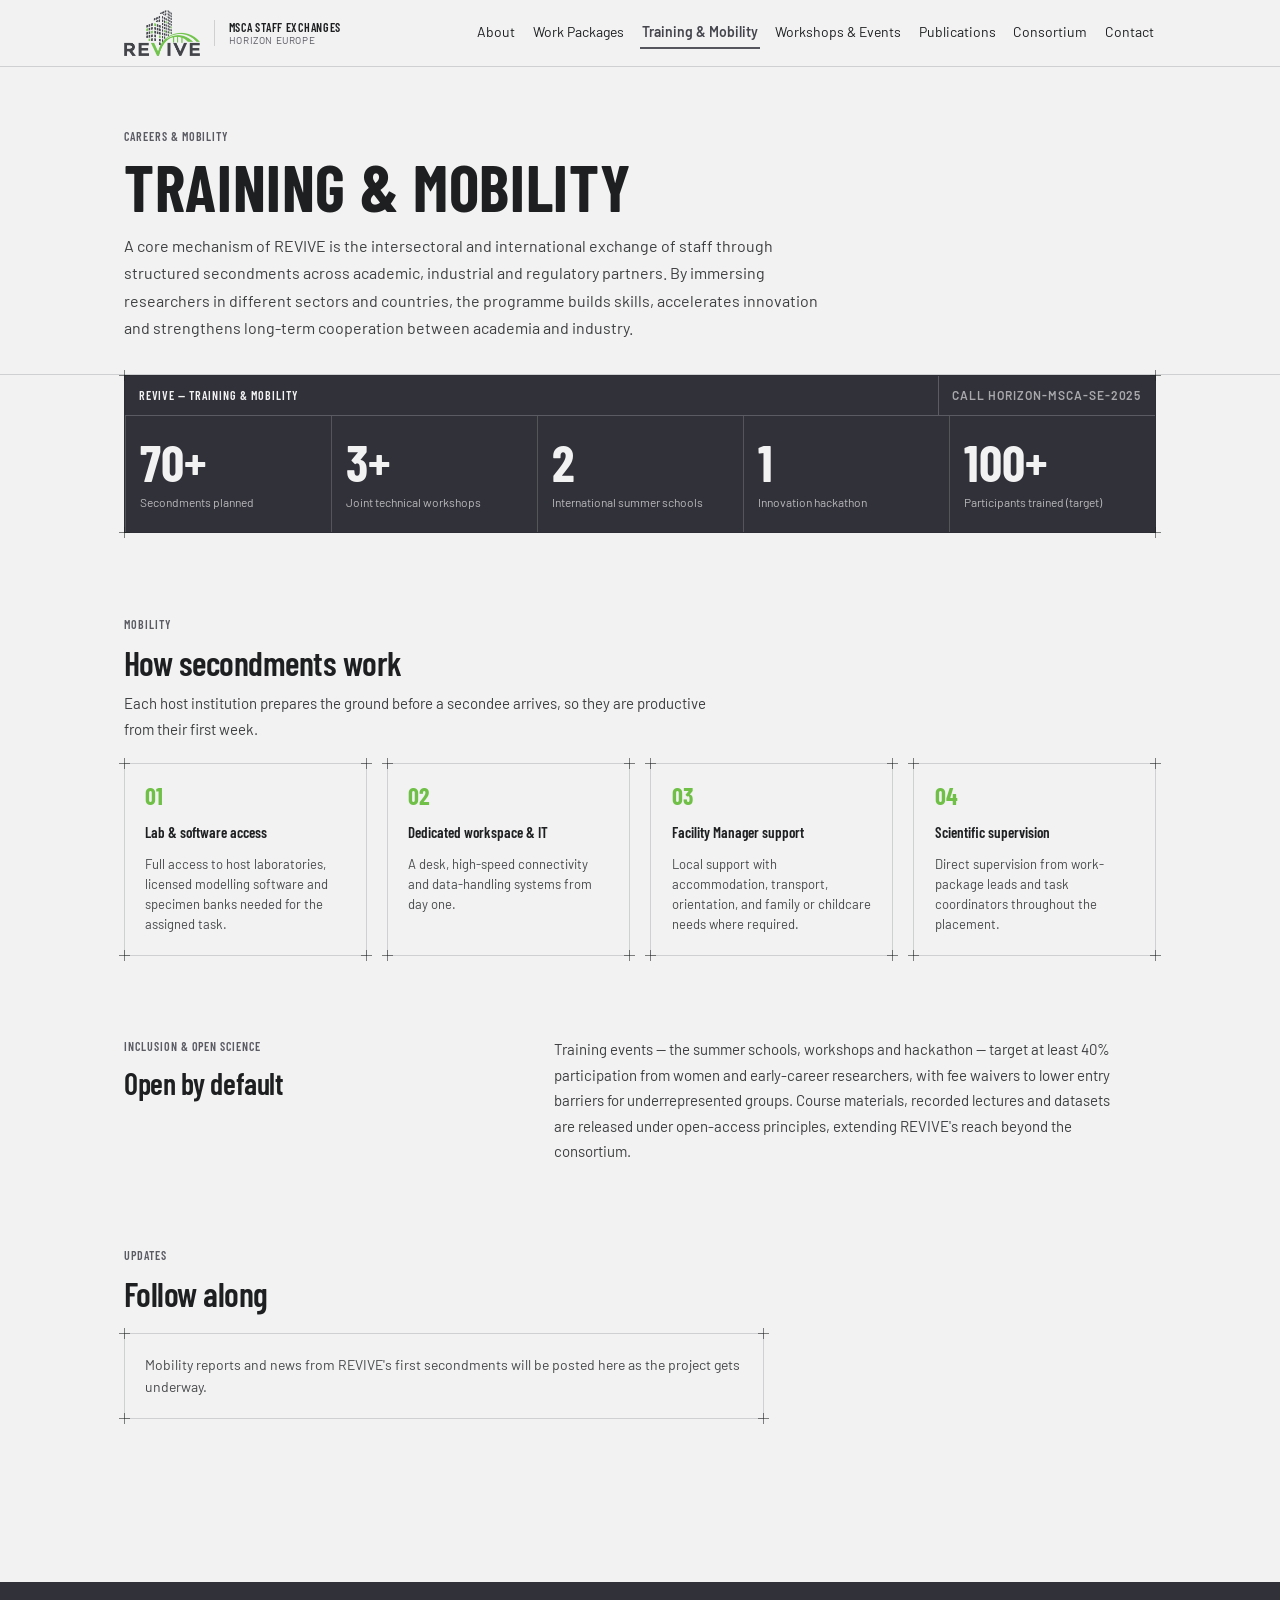
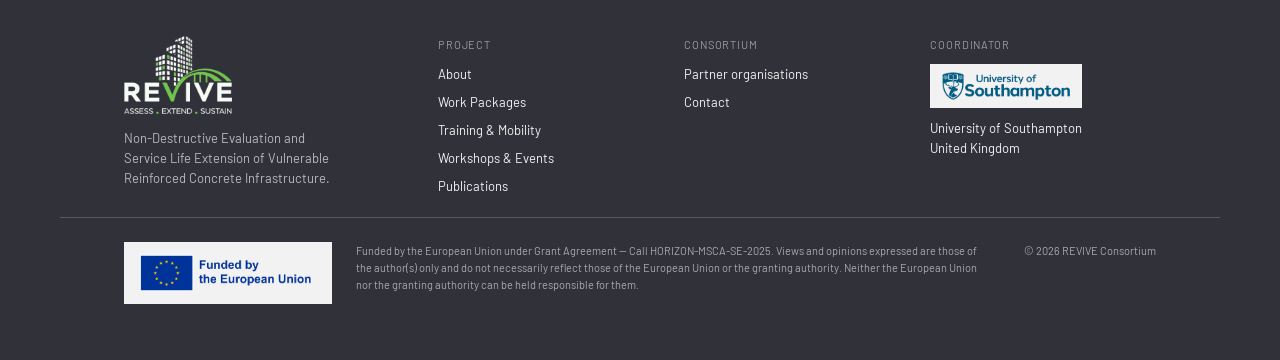
<file: training-mobility.html>
<!DOCTYPE html>
<html lang="en">
<head>
<meta charset="utf-8">
<meta name="viewport" content="width=device-width, initial-scale=1">
<title>Training & Mobility — REVIVE</title>
<meta name="description" content="REVIVE is a Marie Sklodowska-Curie Staff Exchanges project (HORIZON-MSCA-SE-2025) advancing non-destructive evaluation, structural health monitoring and sustainable service-life extension of reinforced concrete infrastructure.">
<link rel="stylesheet" href="styles.css">
<link rel="stylesheet" href="theme-revive.css">
<link rel="stylesheet" href="site.css">
</head>
<body>
<div data-screen-label="Training and Mobility">
<div style="border-bottom:1px solid var(--color-divider);background:var(--color-bg)">
  <nav class="nav" style="max-width:1160px;margin:0 auto;padding:var(--space-3) clamp(20px,5vw,64px);flex-wrap:wrap;row-gap:12px">
    <a href="index-1.html" style="display:flex;align-items:center;gap:14px;text-decoration:none;color:inherit;margin-right:auto">
      <img src="assets/revive-logo-mark.png" alt="REVIVE" style="height:46px;width:auto;display:block;flex:none"/>
      <span style="display:flex;flex-direction:column;line-height:1.2;padding-left:14px;border-left:1px solid var(--color-divider)">
        <span style="font-family:var(--font-heading);font-weight:600;font-size:12px;letter-spacing:.06em;text-transform:uppercase;color:var(--color-text)">MSCA Staff Exchanges</span>
        <span style="font-size:10px;letter-spacing:.06em;text-transform:uppercase;color:var(--color-accent-700)">Horizon Europe</span>
      </span>
    </a>
    <a href="about.html" style="font-size:14px;padding:4px 2px;text-decoration:none;color:var(--color-text);border-bottom:2px solid transparent;font-weight:400">About</a>
    <a href="work-packages.html" style="font-size:14px;padding:4px 2px;text-decoration:none;color:var(--color-text);border-bottom:2px solid transparent;font-weight:400">Work Packages</a>
    <a href="training-mobility.html" style="font-size:14px;padding:4px 2px;text-decoration:none;color:var(--color-accent-800);border-bottom:2px solid var(--color-accent);font-weight:600">Training &amp; Mobility</a>
    <a href="workshops-events.html" style="font-size:14px;padding:4px 2px;text-decoration:none;color:var(--color-text);border-bottom:2px solid transparent;font-weight:400">Workshops &amp; Events</a>
    <a href="publications.html" style="font-size:14px;padding:4px 2px;text-decoration:none;color:var(--color-text);border-bottom:2px solid transparent;font-weight:400">Publications</a>
    <a href="consortium.html" style="font-size:14px;padding:4px 2px;text-decoration:none;color:var(--color-text);border-bottom:2px solid transparent;font-weight:400">Consortium</a>
    <a href="contact.html" style="font-size:14px;padding:4px 2px;text-decoration:none;color:var(--color-text);border-bottom:2px solid transparent;font-weight:400">Contact</a>
  </nav>
</div>

<div class="gridhead" style="position:relative;isolation:isolate;border-bottom:1px solid var(--color-divider)">
<section style="max-width:1160px;margin:0 auto;padding:calc(var(--space-8) * 2.2) clamp(20px,5vw,64px) calc(var(--space-8) * 1.2)">
  <span style="display:block;font-family:var(--font-heading);font-weight:600;font-size:12px;letter-spacing:.08em;text-transform:uppercase;color:var(--color-accent-700);margin-bottom:var(--space-3)">Careers &amp; mobility</span>
  <h1 style="font-family:var(--font-heading);font-weight:700;text-transform:uppercase;font-size:clamp(40px,6vw,64px);line-height:0.98;letter-spacing:.01em;margin:0 0 var(--space-4);color:var(--color-text)">Training &amp; Mobility</h1>
  <p style="font-size:16px;line-height:1.7;max-width:78ch;color:color-mix(in srgb, var(--color-text) 85%, transparent);margin:0">A core mechanism of REVIVE is the intersectoral and international exchange of staff through structured secondments across academic, industrial and regulatory partners. By immersing researchers in different sectors and countries, the programme builds skills, accelerates innovation and strengthens long-term cooperation between academia and industry.</p>
</section>
</div>

<section style="max-width:1160px;margin:0 auto;padding:0 clamp(20px,5vw,64px) calc(var(--space-8) * 3)">
  <div class="blueprint" style="position:relative;background:var(--color-accent-900)">
    <i class="corner tl"></i><i class="corner tr"></i><i class="corner bl"></i><i class="corner br"></i>
    <div style="display:flex;flex-wrap:wrap;border-bottom:1px solid color-mix(in srgb, var(--color-bg) 22%, transparent)">
      <span style="flex:1;min-width:220px;padding:var(--space-3) var(--space-4);font-size:12px;letter-spacing:.08em;text-transform:uppercase;font-weight:600;font-family:var(--font-heading);color:var(--color-bg)">REVIVE — training &amp; mobility</span>
      <span style="padding:var(--space-3) var(--space-4);border-left:1px solid color-mix(in srgb, var(--color-bg) 22%, transparent);font-size:12px;letter-spacing:.08em;text-transform:uppercase;font-weight:600;color:color-mix(in srgb, var(--color-bg) 62%, transparent);white-space:nowrap">Call HORIZON-MSCA-SE-2025</span>
    </div>
    <div style="display:grid;grid-template-columns:repeat(auto-fit,minmax(160px,1fr))">
      <div style="padding:var(--space-6) var(--space-4);border-left:1px solid color-mix(in srgb, var(--color-bg) 18%, transparent)">
        <div style="font-family:var(--font-heading);font-weight:700;font-size:clamp(38px,4vw,52px);color:var(--color-bg);line-height:1">70+</div>
        <div style="font-size:12px;color:color-mix(in srgb, var(--color-bg) 70%, transparent);margin-top:6px">Secondments planned</div>
      </div>
      <div style="padding:var(--space-6) var(--space-4);border-left:1px solid color-mix(in srgb, var(--color-bg) 18%, transparent)">
        <div style="font-family:var(--font-heading);font-weight:700;font-size:clamp(38px,4vw,52px);color:var(--color-bg);line-height:1">3+</div>
        <div style="font-size:12px;color:color-mix(in srgb, var(--color-bg) 70%, transparent);margin-top:6px">Joint technical workshops</div>
      </div>
      <div style="padding:var(--space-6) var(--space-4);border-left:1px solid color-mix(in srgb, var(--color-bg) 18%, transparent)">
        <div style="font-family:var(--font-heading);font-weight:700;font-size:clamp(38px,4vw,52px);color:var(--color-bg);line-height:1">2</div>
        <div style="font-size:12px;color:color-mix(in srgb, var(--color-bg) 70%, transparent);margin-top:6px">International summer schools</div>
      </div>
      <div style="padding:var(--space-6) var(--space-4);border-left:1px solid color-mix(in srgb, var(--color-bg) 18%, transparent)">
        <div style="font-family:var(--font-heading);font-weight:700;font-size:clamp(38px,4vw,52px);color:var(--color-bg);line-height:1">1</div>
        <div style="font-size:12px;color:color-mix(in srgb, var(--color-bg) 70%, transparent);margin-top:6px">Innovation hackathon</div>
      </div>
      <div style="padding:var(--space-6) var(--space-4);border-left:1px solid color-mix(in srgb, var(--color-bg) 18%, transparent)">
        <div style="font-family:var(--font-heading);font-weight:700;font-size:clamp(38px,4vw,52px);color:var(--color-bg);line-height:1">100+</div>
        <div style="font-size:12px;color:color-mix(in srgb, var(--color-bg) 70%, transparent);margin-top:6px">Participants trained (target)</div>
      </div>
    </div>
  </div>
</section>

<section style="max-width:1160px;margin:0 auto;padding:0 clamp(20px,5vw,64px) calc(var(--space-8) * 3)">
  <span style="display:block;font-family:var(--font-heading);font-weight:600;font-size:12px;letter-spacing:.08em;text-transform:uppercase;color:var(--color-accent-700);margin-bottom:var(--space-3)">Mobility</span>
  <h2 style="font-size:clamp(26px,3.2vw,34px);margin:0 0 var(--space-3);line-height:1.1">How secondments work</h2>
  <p style="font-size:15px;line-height:1.7;color:color-mix(in srgb, var(--color-text) 85%, transparent);margin:0 0 var(--space-6);max-width:75ch">Each host institution prepares the ground before a secondee arrives, so they are productive from their first week.</p>
  <div style="display:grid;grid-template-columns:repeat(auto-fit,minmax(240px,1fr));gap:var(--space-6)">
    <div class="card blueprint h39" style="padding:var(--space-6);transition:border-color .18s ease,box-shadow .18s ease,transform .18s ease" >
      <i class="corner tl"></i><i class="corner tr"></i><i class="corner bl"></i><i class="corner br"></i>
      <div style="font-family:var(--font-heading);font-weight:700;font-size:24px;color:var(--color-revive-green);line-height:1;margin-bottom:8px">01</div>
      <div class="card-title" style="font-size:15px">Lab &amp; software access</div>
      <p class="card-body" style="font-size:13px;margin-top:6px">Full access to host laboratories, licensed modelling software and specimen banks needed for the assigned task.</p>
    </div>
    <div class="card blueprint h40" style="padding:var(--space-6);transition:border-color .18s ease,box-shadow .18s ease,transform .18s ease" >
      <i class="corner tl"></i><i class="corner tr"></i><i class="corner bl"></i><i class="corner br"></i>
      <div style="font-family:var(--font-heading);font-weight:700;font-size:24px;color:var(--color-revive-green);line-height:1;margin-bottom:8px">02</div>
      <div class="card-title" style="font-size:15px">Dedicated workspace &amp; IT</div>
      <p class="card-body" style="font-size:13px;margin-top:6px">A desk, high-speed connectivity and data-handling systems from day one.</p>
    </div>
    <div class="card blueprint h41" style="padding:var(--space-6);transition:border-color .18s ease,box-shadow .18s ease,transform .18s ease" >
      <i class="corner tl"></i><i class="corner tr"></i><i class="corner bl"></i><i class="corner br"></i>
      <div style="font-family:var(--font-heading);font-weight:700;font-size:24px;color:var(--color-revive-green);line-height:1;margin-bottom:8px">03</div>
      <div class="card-title" style="font-size:15px">Facility Manager support</div>
      <p class="card-body" style="font-size:13px;margin-top:6px">Local support with accommodation, transport, orientation, and family or childcare needs where required.</p>
    </div>
    <div class="card blueprint h42" style="padding:var(--space-6);transition:border-color .18s ease,box-shadow .18s ease,transform .18s ease" >
      <i class="corner tl"></i><i class="corner tr"></i><i class="corner bl"></i><i class="corner br"></i>
      <div style="font-family:var(--font-heading);font-weight:700;font-size:24px;color:var(--color-revive-green);line-height:1;margin-bottom:8px">04</div>
      <div class="card-title" style="font-size:15px">Scientific supervision</div>
      <p class="card-body" style="font-size:13px;margin-top:6px">Direct supervision from work-package leads and task coordinators throughout the placement.</p>
    </div>
  </div>
</section>

<section style="max-width:1160px;margin:0 auto;padding:0 clamp(20px,5vw,64px) calc(var(--space-8) * 3);display:grid;grid-template-columns:minmax(0,0.85fr) minmax(0,1.4fr);gap:clamp(24px,5vw,64px)">
  <div>
    <span style="display:block;font-family:var(--font-heading);font-weight:600;font-size:12px;letter-spacing:.08em;text-transform:uppercase;color:var(--color-accent-700);margin-bottom:var(--space-3)">Inclusion &amp; open science</span>
    <h2 style="font-size:clamp(24px,3vw,30px);margin:0;line-height:1.15">Open by default</h2>
  </div>
  <div>
    <p style="font-size:15px;line-height:1.7;color:color-mix(in srgb, var(--color-text) 85%, transparent);margin:0;max-width:70ch">Training events — the summer schools, workshops and hackathon — target at least 40% participation from women and early-career researchers, with fee waivers to lower entry barriers for underrepresented groups. Course materials, recorded lectures and datasets are released under open-access principles, extending REVIVE's reach beyond the consortium.</p>
  </div>
</section>

<section style="max-width:1160px;margin:0 auto;padding:0 clamp(20px,5vw,64px) calc(var(--space-8) * 3)">
  <span style="display:block;font-family:var(--font-heading);font-weight:600;font-size:12px;letter-spacing:.08em;text-transform:uppercase;color:var(--color-accent-700);margin-bottom:var(--space-3)">Updates</span>
  <h2 style="font-size:clamp(26px,3.2vw,34px);margin:0 0 var(--space-6);line-height:1.1">Follow along</h2>
  <div class="card blueprint" style="padding:var(--space-6);max-width:640px">
    <i class="corner tl"></i><i class="corner tr"></i><i class="corner bl"></i><i class="corner br"></i>
    <p class="card-body" style="font-size:14px;margin:0">Mobility reports and news from REVIVE's first secondments will be posted here as the project gets underway.</p>
  </div>
</section>

<div style="background:var(--color-accent-900);color:var(--color-bg);margin-top:calc(var(--space-8) * 3)">
  <div style="max-width:1160px;margin:0 auto;padding:calc(var(--space-8) * 2) clamp(20px,5vw,64px) var(--space-6);display:grid;grid-template-columns:1.3fr 1fr 1fr 1fr;gap:var(--space-8) var(--space-6)">
    <div>
      <img src="assets/revive-logo-reversed.png" alt="REVIVE" style="height:78px;width:auto;display:block;margin-bottom:var(--space-4)"/>
      <p style="font-size:13px;color:color-mix(in srgb, var(--color-bg) 70%, transparent);max-width:32ch;margin:0">Non-Destructive Evaluation and Service Life Extension of Vulnerable Reinforced Concrete Infrastructure.</p>
    </div>
    <div>
      <div style="font-size:11px;letter-spacing:.08em;text-transform:uppercase;color:color-mix(in srgb, var(--color-bg) 55%, transparent);margin-bottom:var(--space-3)">Project</div>
      <div style="display:flex;flex-direction:column;gap:8px">
        <a href="about.html" style="font-size:13px;color:var(--color-bg);text-decoration:none" class="h43">About</a>
        <a href="work-packages.html" style="font-size:13px;color:var(--color-bg);text-decoration:none" class="h44">Work Packages</a>
        <a href="training-mobility.html" style="font-size:13px;color:var(--color-bg);text-decoration:none" class="h45">Training &amp; Mobility</a>
        <a href="workshops-events.html" style="font-size:13px;color:var(--color-bg);text-decoration:none" class="h46">Workshops &amp; Events</a>
        <a href="publications.html" style="font-size:13px;color:var(--color-bg);text-decoration:none" class="h47">Publications</a>
      </div>
    </div>
    <div>
      <div style="font-size:11px;letter-spacing:.08em;text-transform:uppercase;color:color-mix(in srgb, var(--color-bg) 55%, transparent);margin-bottom:var(--space-3)">Consortium</div>
      <div style="display:flex;flex-direction:column;gap:8px">
        <a href="consortium.html" style="font-size:13px;color:var(--color-bg);text-decoration:none" class="h48">Partner organisations</a>
        <a href="contact.html" style="font-size:13px;color:var(--color-bg);text-decoration:none" class="h49">Contact</a>
      </div>
    </div>
    <div>
      <div style="font-size:11px;letter-spacing:.08em;text-transform:uppercase;color:color-mix(in srgb, var(--color-bg) 55%, transparent);margin-bottom:var(--space-3)">Coordinator</div>
      <span style="background:var(--color-bg);padding:8px 12px;display:inline-flex;margin-bottom:10px"><img src="assets/logos/uos.png" alt="University of Southampton logo" style="height:28px;width:auto;display:block" onerror="this.closest('span').style.display='none'"></span><p style="font-size:13px;margin:0;color:var(--color-bg)">University of Southampton<br/>United Kingdom</p>
    </div>
  </div>
  <div style="max-width:1160px;margin:0 auto;padding-top:24px;padding-bottom:56px;padding-left:clamp(20px,5vw,64px);padding-right:clamp(20px,5vw,64px);display:flex;align-items:flex-start;flex-wrap:wrap;column-gap:32px;row-gap:20px;border-top:1px solid color-mix(in srgb, var(--color-bg) 20%, transparent)">
    <div style="display:flex;align-items:flex-start;flex-wrap:wrap;column-gap:24px;row-gap:16px;flex:1 1 320px;min-width:0">
      <span style="background:var(--color-bg);padding:11px 14px;display:block;flex:none"><img src="assets/eu-funded.png" alt="Funded by the European Union" style="height:40px;width:auto;display:block"/></span>
      <span style="font-size:11px;color:color-mix(in srgb, var(--color-bg) 62%, transparent);flex:1 1 260px;min-width:0;line-height:1.55">Funded by the European Union under Grant Agreement — Call HORIZON-MSCA-SE-2025. Views and opinions expressed are those of the author(s) only and do not necessarily reflect those of the European Union or the granting authority. Neither the European Union nor the granting authority can be held responsible for them.</span>
    </div>
    <span style="font-size:11px;color:color-mix(in srgb, var(--color-bg) 62%, transparent);flex:none;margin-left:auto">© 2026 REVIVE Consortium</span>
  </div>
</div>
</div>
</body>
</html>
</file>
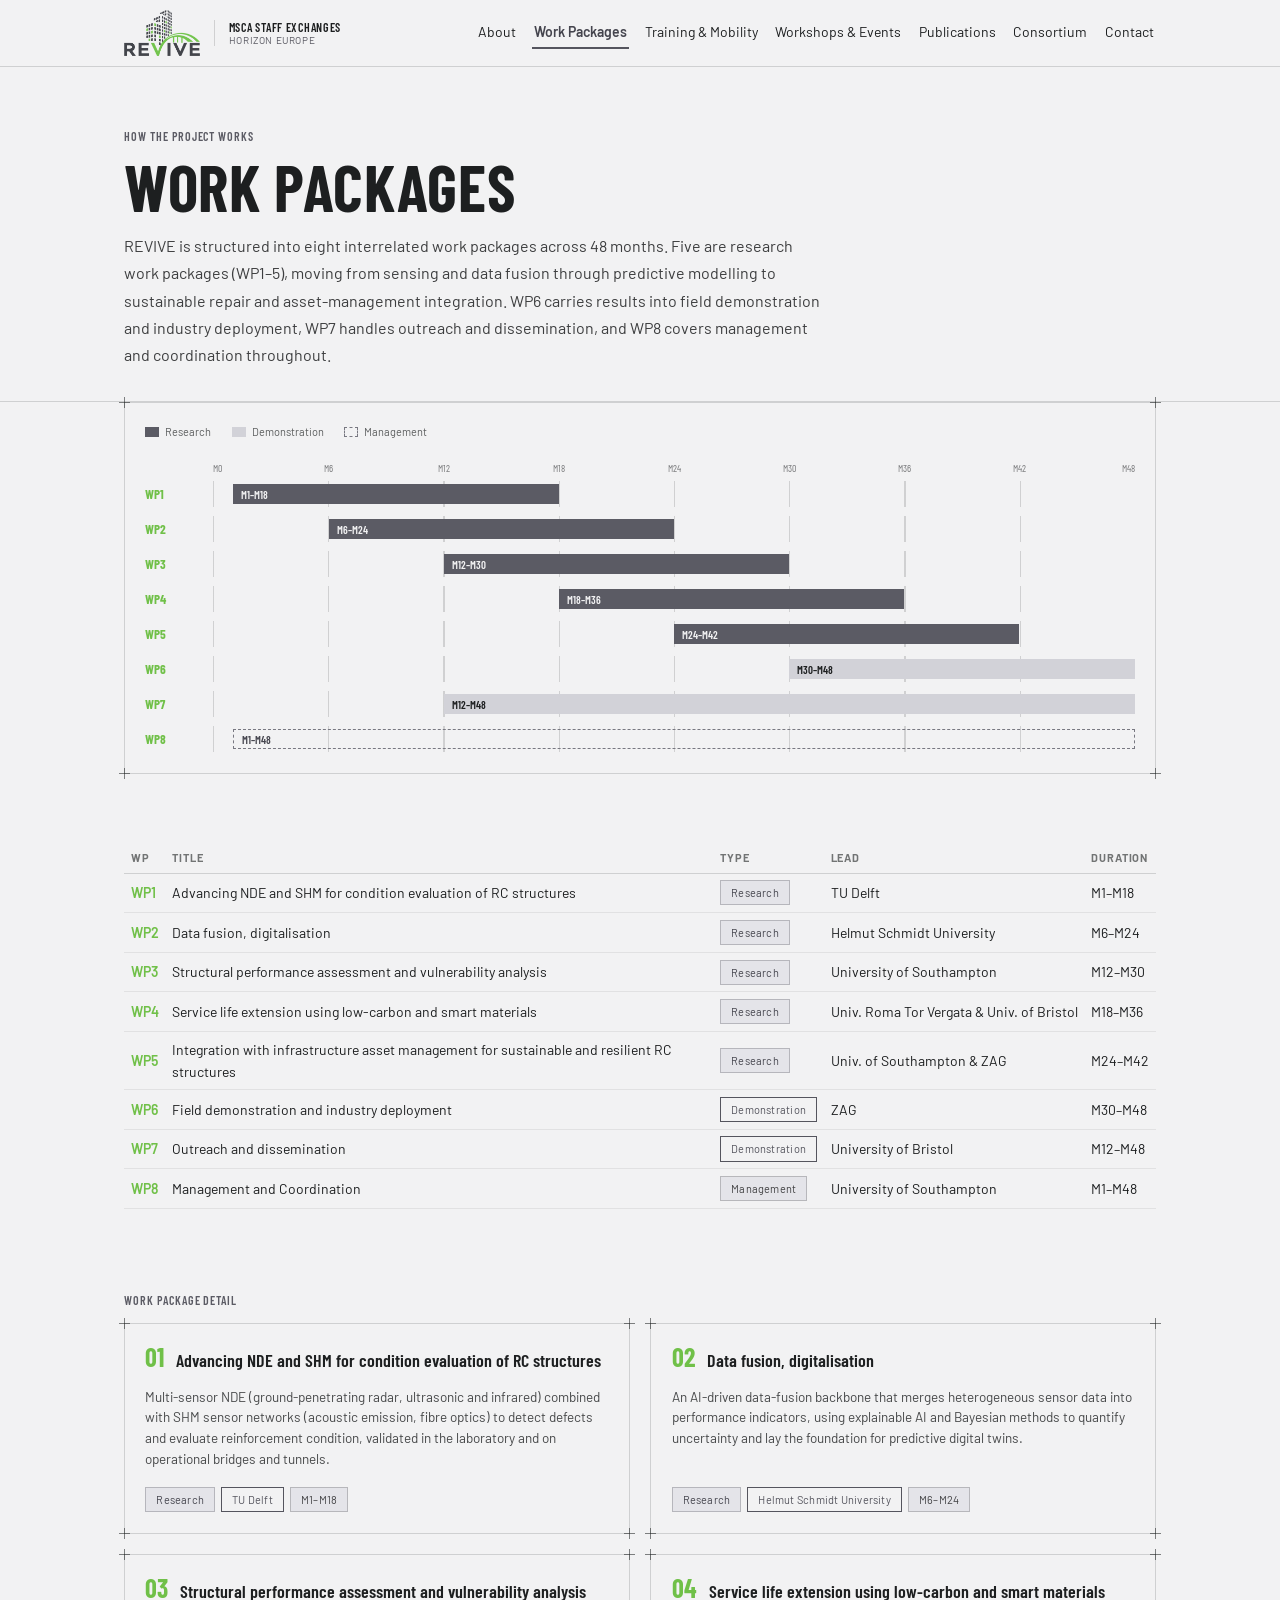
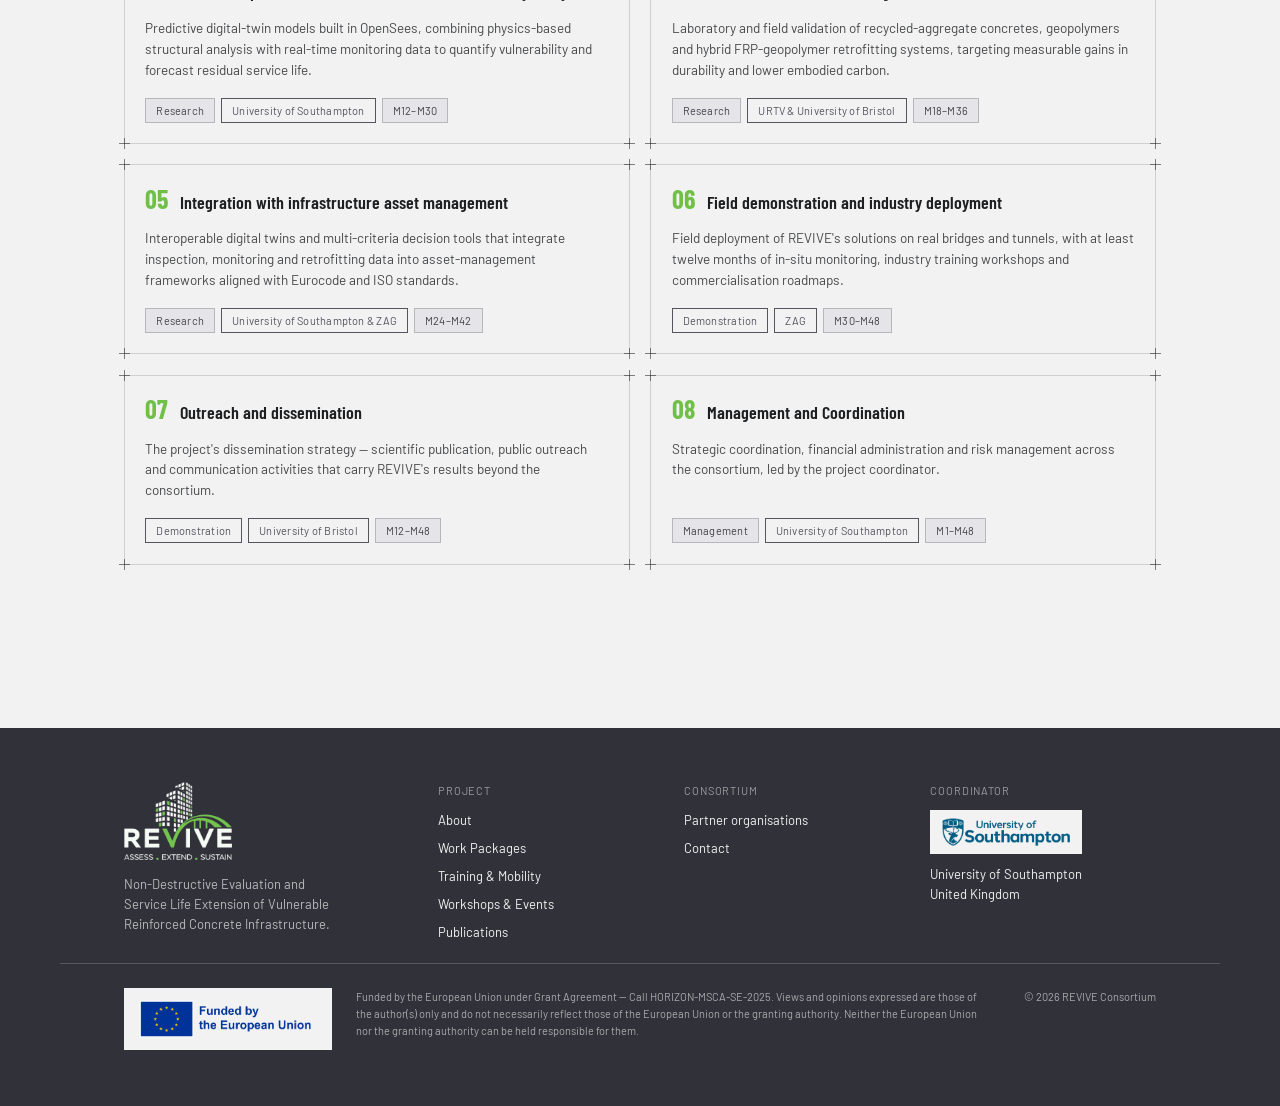
<file: work-packages.html>
<!DOCTYPE html>
<html lang="en">
<head>
<meta charset="utf-8">
<meta name="viewport" content="width=device-width, initial-scale=1">
<title>Work Packages — REVIVE</title>
<meta name="description" content="REVIVE is a Marie Sklodowska-Curie Staff Exchanges project (HORIZON-MSCA-SE-2025) advancing non-destructive evaluation, structural health monitoring and sustainable service-life extension of reinforced concrete infrastructure.">
<link rel="stylesheet" href="styles.css">
<link rel="stylesheet" href="theme-revive.css">
<link rel="stylesheet" href="site.css">
</head>
<body>
<div data-screen-label="Work Packages">
<div style="border-bottom:1px solid var(--color-divider);background:var(--color-bg)">
  <nav class="nav" style="max-width:1160px;margin:0 auto;padding:var(--space-3) clamp(20px,5vw,64px);flex-wrap:wrap;row-gap:12px">
    <a href="index-1.html" style="display:flex;align-items:center;gap:14px;text-decoration:none;color:inherit;margin-right:auto">
      <img src="assets/revive-logo-mark.png" alt="REVIVE" style="height:46px;width:auto;display:block;flex:none"/>
      <span style="display:flex;flex-direction:column;line-height:1.2;padding-left:14px;border-left:1px solid var(--color-divider)">
        <span style="font-family:var(--font-heading);font-weight:600;font-size:12px;letter-spacing:.06em;text-transform:uppercase;color:var(--color-text)">MSCA Staff Exchanges</span>
        <span style="font-size:10px;letter-spacing:.06em;text-transform:uppercase;color:var(--color-accent-700)">Horizon Europe</span>
      </span>
    </a>
    <a href="about.html" style="font-size:14px;padding:4px 2px;text-decoration:none;color:var(--color-text);border-bottom:2px solid transparent;font-weight:400">About</a>
    <a href="work-packages.html" style="font-size:14px;padding:4px 2px;text-decoration:none;color:var(--color-accent-800);border-bottom:2px solid var(--color-accent);font-weight:600">Work Packages</a>
    <a href="training-mobility.html" style="font-size:14px;padding:4px 2px;text-decoration:none;color:var(--color-text);border-bottom:2px solid transparent;font-weight:400">Training &amp; Mobility</a>
    <a href="workshops-events.html" style="font-size:14px;padding:4px 2px;text-decoration:none;color:var(--color-text);border-bottom:2px solid transparent;font-weight:400">Workshops &amp; Events</a>
    <a href="publications.html" style="font-size:14px;padding:4px 2px;text-decoration:none;color:var(--color-text);border-bottom:2px solid transparent;font-weight:400">Publications</a>
    <a href="consortium.html" style="font-size:14px;padding:4px 2px;text-decoration:none;color:var(--color-text);border-bottom:2px solid transparent;font-weight:400">Consortium</a>
    <a href="contact.html" style="font-size:14px;padding:4px 2px;text-decoration:none;color:var(--color-text);border-bottom:2px solid transparent;font-weight:400">Contact</a>
  </nav>
</div>

<div class="gridhead" style="position:relative;isolation:isolate;border-bottom:1px solid var(--color-divider)">
<section style="max-width:1160px;margin:0 auto;padding:calc(var(--space-8) * 2.2) clamp(20px,5vw,64px) calc(var(--space-8) * 1.2)">
  <span style="display:block;font-family:var(--font-heading);font-weight:600;font-size:12px;letter-spacing:.08em;text-transform:uppercase;color:var(--color-accent-700);margin-bottom:var(--space-3)">How the project works</span>
  <h1 style="font-family:var(--font-heading);font-weight:700;text-transform:uppercase;font-size:clamp(40px,6vw,64px);line-height:0.98;letter-spacing:.01em;margin:0 0 var(--space-4);color:var(--color-text)">Work Packages</h1>
  <p style="font-size:16px;line-height:1.7;max-width:78ch;color:color-mix(in srgb, var(--color-text) 85%, transparent);margin:0">REVIVE is structured into eight interrelated work packages across 48 months. Five are research work packages (WP1–5), moving from sensing and data fusion through predictive modelling to sustainable repair and asset-management integration. WP6 carries results into field demonstration and industry deployment, WP7 handles outreach and dissemination, and WP8 covers management and coordination throughout.</p>
</section>
</div>

<section style="max-width:1160px;margin:0 auto;padding:0 clamp(20px,5vw,64px) calc(var(--space-8) * 2.5)">
  <div class="blueprint" style="position:relative;padding:var(--space-6) var(--space-6) var(--space-6)">
    <i class="corner tl"></i><i class="corner tr"></i><i class="corner bl"></i><i class="corner br"></i>
    <div style="display:flex;gap:var(--space-6);flex-wrap:wrap;margin-bottom:var(--space-6);font-size:11px;color:color-mix(in srgb, var(--color-text) 70%, transparent)">
      <span style="display:inline-flex;align-items:center;gap:6px"><span style="width:14px;height:10px;background:var(--color-accent-700);display:inline-block"></span>Research</span>
      <span style="display:inline-flex;align-items:center;gap:6px"><span style="width:14px;height:10px;background:var(--color-accent-300);display:inline-block"></span>Demonstration</span>
      <span style="display:inline-flex;align-items:center;gap:6px"><span style="width:14px;height:10px;border:1px dashed var(--color-accent-600);display:inline-block"></span>Management</span>
    </div>
    <div style="display:grid;grid-template-columns:56px 1fr;gap:12px;margin-bottom:var(--space-2)">
      <div></div>
      <div style="position:relative;height:14px">
        <span style="position:absolute;left:0%;font-size:10px;font-family:var(--font-heading);color:color-mix(in srgb, var(--color-text) 55%, transparent)">M0</span>
        <span style="position:absolute;left:12.5%;transform:translateX(-50%);font-size:10px;font-family:var(--font-heading);color:color-mix(in srgb, var(--color-text) 55%, transparent)">M6</span>
        <span style="position:absolute;left:25%;transform:translateX(-50%);font-size:10px;font-family:var(--font-heading);color:color-mix(in srgb, var(--color-text) 55%, transparent)">M12</span>
        <span style="position:absolute;left:37.5%;transform:translateX(-50%);font-size:10px;font-family:var(--font-heading);color:color-mix(in srgb, var(--color-text) 55%, transparent)">M18</span>
        <span style="position:absolute;left:50%;transform:translateX(-50%);font-size:10px;font-family:var(--font-heading);color:color-mix(in srgb, var(--color-text) 55%, transparent)">M24</span>
        <span style="position:absolute;left:62.5%;transform:translateX(-50%);font-size:10px;font-family:var(--font-heading);color:color-mix(in srgb, var(--color-text) 55%, transparent)">M30</span>
        <span style="position:absolute;left:75%;transform:translateX(-50%);font-size:10px;font-family:var(--font-heading);color:color-mix(in srgb, var(--color-text) 55%, transparent)">M36</span>
        <span style="position:absolute;left:87.5%;transform:translateX(-50%);font-size:10px;font-family:var(--font-heading);color:color-mix(in srgb, var(--color-text) 55%, transparent)">M42</span>
        <span style="position:absolute;left:100%;transform:translateX(-100%);font-size:10px;font-family:var(--font-heading);color:color-mix(in srgb, var(--color-text) 55%, transparent)">M48</span>
      </div>
    </div>
    <div style="display:flex;flex-direction:column;gap:9px">
      <div style="display:grid;grid-template-columns:56px 1fr;align-items:center;gap:12px">
        <div style="font-family:var(--font-heading);font-weight:700;font-size:13px;color:var(--color-revive-green)">WP1</div>
        <div style="position:relative;height:26px;background:repeating-linear-gradient(to right, var(--color-divider) 0 1px, transparent 1px 12.5%)">
          <div style="position:absolute;top:3px;bottom:3px;left:2.083%;width:35.417%;background:var(--color-accent-700);display:flex;align-items:center;padding:0 8px;overflow:hidden"><span style="font-size:11px;font-weight:600;color:var(--color-bg);white-space:nowrap;font-family:var(--font-heading)">M1–M18</span></div>
        </div>
      </div>
      <div style="display:grid;grid-template-columns:56px 1fr;align-items:center;gap:12px">
        <div style="font-family:var(--font-heading);font-weight:700;font-size:13px;color:var(--color-revive-green)">WP2</div>
        <div style="position:relative;height:26px;background:repeating-linear-gradient(to right, var(--color-divider) 0 1px, transparent 1px 12.5%)">
          <div style="position:absolute;top:3px;bottom:3px;left:12.5%;width:37.5%;background:var(--color-accent-700);display:flex;align-items:center;padding:0 8px;overflow:hidden"><span style="font-size:11px;font-weight:600;color:var(--color-bg);white-space:nowrap;font-family:var(--font-heading)">M6–M24</span></div>
        </div>
      </div>
      <div style="display:grid;grid-template-columns:56px 1fr;align-items:center;gap:12px">
        <div style="font-family:var(--font-heading);font-weight:700;font-size:13px;color:var(--color-revive-green)">WP3</div>
        <div style="position:relative;height:26px;background:repeating-linear-gradient(to right, var(--color-divider) 0 1px, transparent 1px 12.5%)">
          <div style="position:absolute;top:3px;bottom:3px;left:25%;width:37.5%;background:var(--color-accent-700);display:flex;align-items:center;padding:0 8px;overflow:hidden"><span style="font-size:11px;font-weight:600;color:var(--color-bg);white-space:nowrap;font-family:var(--font-heading)">M12–M30</span></div>
        </div>
      </div>
      <div style="display:grid;grid-template-columns:56px 1fr;align-items:center;gap:12px">
        <div style="font-family:var(--font-heading);font-weight:700;font-size:13px;color:var(--color-revive-green)">WP4</div>
        <div style="position:relative;height:26px;background:repeating-linear-gradient(to right, var(--color-divider) 0 1px, transparent 1px 12.5%)">
          <div style="position:absolute;top:3px;bottom:3px;left:37.5%;width:37.5%;background:var(--color-accent-700);display:flex;align-items:center;padding:0 8px;overflow:hidden"><span style="font-size:11px;font-weight:600;color:var(--color-bg);white-space:nowrap;font-family:var(--font-heading)">M18–M36</span></div>
        </div>
      </div>
      <div style="display:grid;grid-template-columns:56px 1fr;align-items:center;gap:12px">
        <div style="font-family:var(--font-heading);font-weight:700;font-size:13px;color:var(--color-revive-green)">WP5</div>
        <div style="position:relative;height:26px;background:repeating-linear-gradient(to right, var(--color-divider) 0 1px, transparent 1px 12.5%)">
          <div style="position:absolute;top:3px;bottom:3px;left:50%;width:37.5%;background:var(--color-accent-700);display:flex;align-items:center;padding:0 8px;overflow:hidden"><span style="font-size:11px;font-weight:600;color:var(--color-bg);white-space:nowrap;font-family:var(--font-heading)">M24–M42</span></div>
        </div>
      </div>
      <div style="display:grid;grid-template-columns:56px 1fr;align-items:center;gap:12px">
        <div style="font-family:var(--font-heading);font-weight:700;font-size:13px;color:var(--color-revive-green)">WP6</div>
        <div style="position:relative;height:26px;background:repeating-linear-gradient(to right, var(--color-divider) 0 1px, transparent 1px 12.5%)">
          <div style="position:absolute;top:3px;bottom:3px;left:62.5%;width:37.5%;background:var(--color-accent-300);display:flex;align-items:center;padding:0 8px;overflow:hidden"><span style="font-size:11px;font-weight:600;color:var(--color-text);white-space:nowrap;font-family:var(--font-heading)">M30–M48</span></div>
        </div>
      </div>
      <div style="display:grid;grid-template-columns:56px 1fr;align-items:center;gap:12px">
        <div style="font-family:var(--font-heading);font-weight:700;font-size:13px;color:var(--color-revive-green)">WP7</div>
        <div style="position:relative;height:26px;background:repeating-linear-gradient(to right, var(--color-divider) 0 1px, transparent 1px 12.5%)">
          <div style="position:absolute;top:3px;bottom:3px;left:25%;width:75%;background:var(--color-accent-300);display:flex;align-items:center;padding:0 8px;overflow:hidden"><span style="font-size:11px;font-weight:600;color:var(--color-text);white-space:nowrap;font-family:var(--font-heading)">M12–M48</span></div>
        </div>
      </div>
      <div style="display:grid;grid-template-columns:56px 1fr;align-items:center;gap:12px">
        <div style="font-family:var(--font-heading);font-weight:700;font-size:13px;color:var(--color-revive-green)">WP8</div>
        <div style="position:relative;height:26px;background:repeating-linear-gradient(to right, var(--color-divider) 0 1px, transparent 1px 12.5%)">
          <div style="position:absolute;top:3px;bottom:3px;left:2.083%;width:97.917%;background:transparent;border:1px dashed var(--color-accent-600);display:flex;align-items:center;padding:0 8px;overflow:hidden"><span style="font-size:11px;font-weight:600;color:var(--color-accent-800);white-space:nowrap;font-family:var(--font-heading)">M1–M48</span></div>
        </div>
      </div>
    </div>
  </div>
</section>

<section style="max-width:1160px;margin:0 auto;padding:0 clamp(20px,5vw,64px) calc(var(--space-8) * 3);overflow-x:auto">
  <table class="table" style="min-width:720px">
    <thead><tr><th>WP</th><th>Title</th><th>Type</th><th>Lead</th><th>Duration</th></tr></thead>
    <tbody>
      <tr><td style="font-weight:600;white-space:nowrap;color:var(--color-revive-green)">WP1</td><td>Advancing NDE and SHM for condition evaluation of RC structures</td><td><span class="tag tag-accent">Research</span></td><td style="white-space:nowrap">TU Delft</td><td style="white-space:nowrap">M1–M18</td></tr>
      <tr><td style="font-weight:600;white-space:nowrap;color:var(--color-revive-green)">WP2</td><td>Data fusion, digitalisation</td><td><span class="tag tag-accent">Research</span></td><td style="white-space:nowrap">Helmut Schmidt University</td><td style="white-space:nowrap">M6–M24</td></tr>
      <tr><td style="font-weight:600;white-space:nowrap;color:var(--color-revive-green)">WP3</td><td>Structural performance assessment and vulnerability analysis</td><td><span class="tag tag-accent">Research</span></td><td style="white-space:nowrap">University of Southampton</td><td style="white-space:nowrap">M12–M30</td></tr>
      <tr><td style="font-weight:600;white-space:nowrap;color:var(--color-revive-green)">WP4</td><td>Service life extension using low-carbon and smart materials</td><td><span class="tag tag-accent">Research</span></td><td style="white-space:nowrap">Univ. Roma Tor Vergata &amp; Univ. of Bristol</td><td style="white-space:nowrap">M18–M36</td></tr>
      <tr><td style="font-weight:600;white-space:nowrap;color:var(--color-revive-green)">WP5</td><td>Integration with infrastructure asset management for sustainable and resilient RC structures</td><td><span class="tag tag-accent">Research</span></td><td style="white-space:nowrap">Univ. of Southampton &amp; ZAG</td><td style="white-space:nowrap">M24–M42</td></tr>
      <tr><td style="font-weight:600;white-space:nowrap;color:var(--color-revive-green)">WP6</td><td>Field demonstration and industry deployment</td><td><span class="tag tag-outline">Demonstration</span></td><td style="white-space:nowrap">ZAG</td><td style="white-space:nowrap">M30–M48</td></tr>
      <tr><td style="font-weight:600;white-space:nowrap;color:var(--color-revive-green)">WP7</td><td>Outreach and dissemination</td><td><span class="tag tag-outline">Demonstration</span></td><td style="white-space:nowrap">University of Bristol</td><td style="white-space:nowrap">M12–M48</td></tr>
      <tr><td style="font-weight:600;white-space:nowrap;color:var(--color-revive-green)">WP8</td><td>Management and Coordination</td><td><span class="tag tag-neutral">Management</span></td><td style="white-space:nowrap">University of Southampton</td><td style="white-space:nowrap">M1–M48</td></tr>
    </tbody>
  </table>
</section>

<section style="max-width:1160px;margin:0 auto;padding:0 clamp(20px,5vw,64px) calc(var(--space-8) * 3)">
  <span style="display:block;font-family:var(--font-heading);font-weight:600;font-size:12px;letter-spacing:.08em;text-transform:uppercase;color:var(--color-accent-700);margin-bottom:var(--space-4)">Work package detail</span>
  <div style="display:grid;grid-template-columns:repeat(auto-fit,minmax(420px,1fr));gap:var(--space-6)">
    <div class="card blueprint h24" style="padding:var(--space-6);transition:border-color .18s ease,box-shadow .18s ease,transform .18s ease" >
      <i class="corner tl"></i><i class="corner tr"></i><i class="corner bl"></i><i class="corner br"></i>
      <div style="display:flex;align-items:baseline;gap:12px;margin-bottom:8px"><span style="font-family:var(--font-heading);font-weight:700;font-size:26px;color:var(--color-revive-green);line-height:1">01</span><span class="card-title" style="font-size:18px">Advancing NDE and SHM for condition evaluation of RC structures</span></div>
      <p class="card-body" style="font-size:13.5px">Multi-sensor NDE (ground-penetrating radar, ultrasonic and infrared) combined with SHM sensor networks (acoustic emission, fibre optics) to detect defects and evaluate reinforcement condition, validated in the laboratory and on operational bridges and tunnels.</p>
      <div style="display:flex;gap:6px;flex-wrap:wrap;margin-top:var(--space-3)"><span class="tag tag-accent">Research</span><span class="tag tag-outline">TU Delft</span><span class="tag tag-neutral">M1–M18</span></div>
    </div>
    <div class="card blueprint h25" style="padding:var(--space-6);transition:border-color .18s ease,box-shadow .18s ease,transform .18s ease" >
      <i class="corner tl"></i><i class="corner tr"></i><i class="corner bl"></i><i class="corner br"></i>
      <div style="display:flex;align-items:baseline;gap:12px;margin-bottom:8px"><span style="font-family:var(--font-heading);font-weight:700;font-size:26px;color:var(--color-revive-green);line-height:1">02</span><span class="card-title" style="font-size:18px">Data fusion, digitalisation</span></div>
      <p class="card-body" style="font-size:13.5px">An AI-driven data-fusion backbone that merges heterogeneous sensor data into performance indicators, using explainable AI and Bayesian methods to quantify uncertainty and lay the foundation for predictive digital twins.</p>
      <div style="display:flex;gap:6px;flex-wrap:wrap;margin-top:var(--space-3)"><span class="tag tag-accent">Research</span><span class="tag tag-outline">Helmut Schmidt University</span><span class="tag tag-neutral">M6–M24</span></div>
    </div>
    <div class="card blueprint h26" style="padding:var(--space-6);transition:border-color .18s ease,box-shadow .18s ease,transform .18s ease" >
      <i class="corner tl"></i><i class="corner tr"></i><i class="corner bl"></i><i class="corner br"></i>
      <div style="display:flex;align-items:baseline;gap:12px;margin-bottom:8px"><span style="font-family:var(--font-heading);font-weight:700;font-size:26px;color:var(--color-revive-green);line-height:1">03</span><span class="card-title" style="font-size:18px">Structural performance assessment and vulnerability analysis</span></div>
      <p class="card-body" style="font-size:13.5px">Predictive digital-twin models built in OpenSees, combining physics-based structural analysis with real-time monitoring data to quantify vulnerability and forecast residual service life.</p>
      <div style="display:flex;gap:6px;flex-wrap:wrap;margin-top:var(--space-3)"><span class="tag tag-accent">Research</span><span class="tag tag-outline">University of Southampton</span><span class="tag tag-neutral">M12–M30</span></div>
    </div>
    <div class="card blueprint h27" style="padding:var(--space-6);transition:border-color .18s ease,box-shadow .18s ease,transform .18s ease" >
      <i class="corner tl"></i><i class="corner tr"></i><i class="corner bl"></i><i class="corner br"></i>
      <div style="display:flex;align-items:baseline;gap:12px;margin-bottom:8px"><span style="font-family:var(--font-heading);font-weight:700;font-size:26px;color:var(--color-revive-green);line-height:1">04</span><span class="card-title" style="font-size:18px">Service life extension using low-carbon and smart materials</span></div>
      <p class="card-body" style="font-size:13.5px">Laboratory and field validation of recycled-aggregate concretes, geopolymers and hybrid FRP-geopolymer retrofitting systems, targeting measurable gains in durability and lower embodied carbon.</p>
      <div style="display:flex;gap:6px;flex-wrap:wrap;margin-top:var(--space-3)"><span class="tag tag-accent">Research</span><span class="tag tag-outline">URTV &amp; University of Bristol</span><span class="tag tag-neutral">M18–M36</span></div>
    </div>
    <div class="card blueprint h28" style="padding:var(--space-6);transition:border-color .18s ease,box-shadow .18s ease,transform .18s ease" >
      <i class="corner tl"></i><i class="corner tr"></i><i class="corner bl"></i><i class="corner br"></i>
      <div style="display:flex;align-items:baseline;gap:12px;margin-bottom:8px"><span style="font-family:var(--font-heading);font-weight:700;font-size:26px;color:var(--color-revive-green);line-height:1">05</span><span class="card-title" style="font-size:18px">Integration with infrastructure asset management</span></div>
      <p class="card-body" style="font-size:13.5px">Interoperable digital twins and multi-criteria decision tools that integrate inspection, monitoring and retrofitting data into asset-management frameworks aligned with Eurocode and ISO standards.</p>
      <div style="display:flex;gap:6px;flex-wrap:wrap;margin-top:var(--space-3)"><span class="tag tag-accent">Research</span><span class="tag tag-outline">University of Southampton &amp; ZAG</span><span class="tag tag-neutral">M24–M42</span></div>
    </div>
    <div class="card blueprint h29" style="padding:var(--space-6);transition:border-color .18s ease,box-shadow .18s ease,transform .18s ease" >
      <i class="corner tl"></i><i class="corner tr"></i><i class="corner bl"></i><i class="corner br"></i>
      <div style="display:flex;align-items:baseline;gap:12px;margin-bottom:8px"><span style="font-family:var(--font-heading);font-weight:700;font-size:26px;color:var(--color-revive-green);line-height:1">06</span><span class="card-title" style="font-size:18px">Field demonstration and industry deployment</span></div>
      <p class="card-body" style="font-size:13.5px">Field deployment of REVIVE's solutions on real bridges and tunnels, with at least twelve months of in-situ monitoring, industry training workshops and commercialisation roadmaps.</p>
      <div style="display:flex;gap:6px;flex-wrap:wrap;margin-top:var(--space-3)"><span class="tag tag-outline">Demonstration</span><span class="tag tag-outline">ZAG</span><span class="tag tag-neutral">M30–M48</span></div>
    </div>
    <div class="card blueprint h30" style="padding:var(--space-6);transition:border-color .18s ease,box-shadow .18s ease,transform .18s ease" >
      <i class="corner tl"></i><i class="corner tr"></i><i class="corner bl"></i><i class="corner br"></i>
      <div style="display:flex;align-items:baseline;gap:12px;margin-bottom:8px"><span style="font-family:var(--font-heading);font-weight:700;font-size:26px;color:var(--color-revive-green);line-height:1">07</span><span class="card-title" style="font-size:18px">Outreach and dissemination</span></div>
      <p class="card-body" style="font-size:13.5px">The project's dissemination strategy — scientific publication, public outreach and communication activities that carry REVIVE's results beyond the consortium.</p>
      <div style="display:flex;gap:6px;flex-wrap:wrap;margin-top:var(--space-3)"><span class="tag tag-outline">Demonstration</span><span class="tag tag-outline">University of Bristol</span><span class="tag tag-neutral">M12–M48</span></div>
    </div>
    <div class="card blueprint h31" style="padding:var(--space-6);transition:border-color .18s ease,box-shadow .18s ease,transform .18s ease" >
      <i class="corner tl"></i><i class="corner tr"></i><i class="corner bl"></i><i class="corner br"></i>
      <div style="display:flex;align-items:baseline;gap:12px;margin-bottom:8px"><span style="font-family:var(--font-heading);font-weight:700;font-size:26px;color:var(--color-revive-green);line-height:1">08</span><span class="card-title" style="font-size:18px">Management and Coordination</span></div>
      <p class="card-body" style="font-size:13.5px">Strategic coordination, financial administration and risk management across the consortium, led by the project coordinator.</p>
      <div style="display:flex;gap:6px;flex-wrap:wrap;margin-top:var(--space-3)"><span class="tag tag-neutral">Management</span><span class="tag tag-outline">University of Southampton</span><span class="tag tag-neutral">M1–M48</span></div>
    </div>
  </div>
</section>

<div style="background:var(--color-accent-900);color:var(--color-bg);margin-top:calc(var(--space-8) * 3)">
  <div style="max-width:1160px;margin:0 auto;padding:calc(var(--space-8) * 2) clamp(20px,5vw,64px) var(--space-6);display:grid;grid-template-columns:1.3fr 1fr 1fr 1fr;gap:var(--space-8) var(--space-6)">
    <div>
      <img src="assets/revive-logo-reversed.png" alt="REVIVE" style="height:78px;width:auto;display:block;margin-bottom:var(--space-4)"/>
      <p style="font-size:13px;color:color-mix(in srgb, var(--color-bg) 70%, transparent);max-width:32ch;margin:0">Non-Destructive Evaluation and Service Life Extension of Vulnerable Reinforced Concrete Infrastructure.</p>
    </div>
    <div>
      <div style="font-size:11px;letter-spacing:.08em;text-transform:uppercase;color:color-mix(in srgb, var(--color-bg) 55%, transparent);margin-bottom:var(--space-3)">Project</div>
      <div style="display:flex;flex-direction:column;gap:8px">
        <a href="about.html" style="font-size:13px;color:var(--color-bg);text-decoration:none" class="h32">About</a>
        <a href="work-packages.html" style="font-size:13px;color:var(--color-bg);text-decoration:none" class="h33">Work Packages</a>
        <a href="training-mobility.html" style="font-size:13px;color:var(--color-bg);text-decoration:none" class="h34">Training &amp; Mobility</a>
        <a href="workshops-events.html" style="font-size:13px;color:var(--color-bg);text-decoration:none" class="h35">Workshops &amp; Events</a>
        <a href="publications.html" style="font-size:13px;color:var(--color-bg);text-decoration:none" class="h36">Publications</a>
      </div>
    </div>
    <div>
      <div style="font-size:11px;letter-spacing:.08em;text-transform:uppercase;color:color-mix(in srgb, var(--color-bg) 55%, transparent);margin-bottom:var(--space-3)">Consortium</div>
      <div style="display:flex;flex-direction:column;gap:8px">
        <a href="consortium.html" style="font-size:13px;color:var(--color-bg);text-decoration:none" class="h37">Partner organisations</a>
        <a href="contact.html" style="font-size:13px;color:var(--color-bg);text-decoration:none" class="h38">Contact</a>
      </div>
    </div>
    <div>
      <div style="font-size:11px;letter-spacing:.08em;text-transform:uppercase;color:color-mix(in srgb, var(--color-bg) 55%, transparent);margin-bottom:var(--space-3)">Coordinator</div>
      <span style="background:var(--color-bg);padding:8px 12px;display:inline-flex;margin-bottom:10px"><img src="assets/logos/uos.png" alt="University of Southampton logo" style="height:28px;width:auto;display:block" onerror="this.closest('span').style.display='none'"></span><p style="font-size:13px;margin:0;color:var(--color-bg)">University of Southampton<br/>United Kingdom</p>
    </div>
  </div>
  <div style="max-width:1160px;margin:0 auto;padding-top:24px;padding-bottom:56px;padding-left:clamp(20px,5vw,64px);padding-right:clamp(20px,5vw,64px);display:flex;align-items:flex-start;flex-wrap:wrap;column-gap:32px;row-gap:20px;border-top:1px solid color-mix(in srgb, var(--color-bg) 20%, transparent)">
    <div style="display:flex;align-items:flex-start;flex-wrap:wrap;column-gap:24px;row-gap:16px;flex:1 1 320px;min-width:0">
      <span style="background:var(--color-bg);padding:11px 14px;display:block;flex:none"><img src="assets/eu-funded.png" alt="Funded by the European Union" style="height:40px;width:auto;display:block"/></span>
      <span style="font-size:11px;color:color-mix(in srgb, var(--color-bg) 62%, transparent);flex:1 1 260px;min-width:0;line-height:1.55">Funded by the European Union under Grant Agreement — Call HORIZON-MSCA-SE-2025. Views and opinions expressed are those of the author(s) only and do not necessarily reflect those of the European Union or the granting authority. Neither the European Union nor the granting authority can be held responsible for them.</span>
    </div>
    <span style="font-size:11px;color:color-mix(in srgb, var(--color-bg) 62%, transparent);flex:none;margin-left:auto">© 2026 REVIVE Consortium</span>
  </div>
</div>
</div>
</body>
</html>
</file>
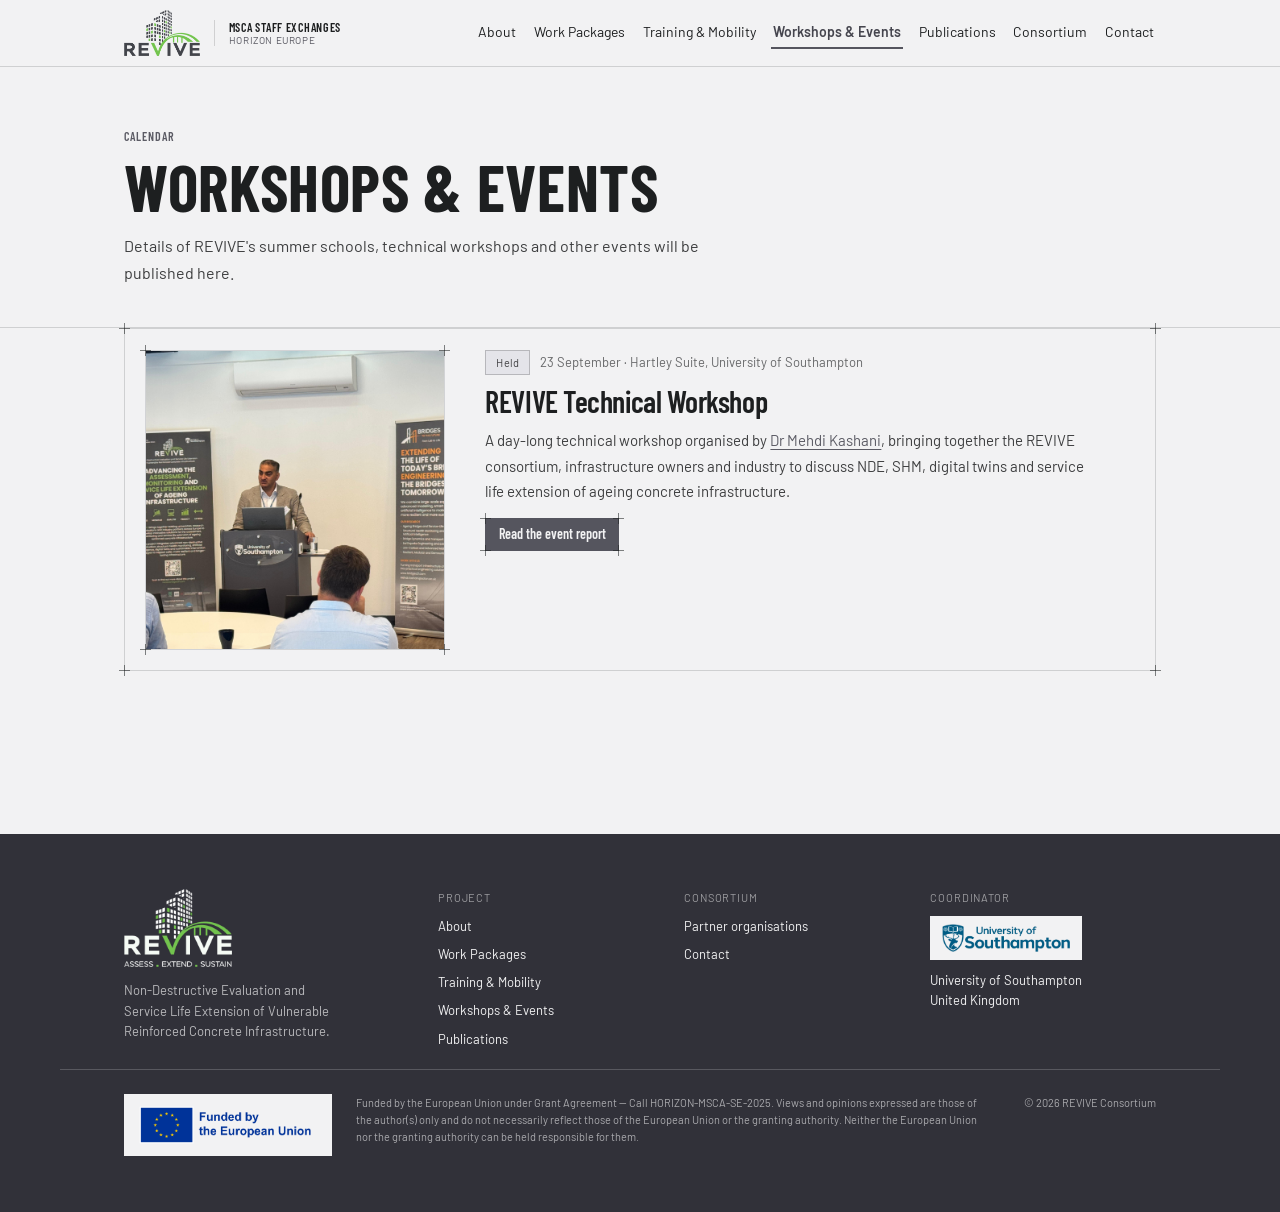
<file: workshops-events.html>
<!DOCTYPE html>
<html lang="en">
<head>
<meta charset="utf-8">
<meta name="viewport" content="width=device-width, initial-scale=1">
<title>Workshops & Events — REVIVE</title>
<meta name="description" content="REVIVE is a Marie Sklodowska-Curie Staff Exchanges project (HORIZON-MSCA-SE-2025) advancing non-destructive evaluation, structural health monitoring and sustainable service-life extension of reinforced concrete infrastructure.">
<link rel="stylesheet" href="styles.css">
<link rel="stylesheet" href="theme-revive.css">
<link rel="stylesheet" href="site.css">
</head>
<body>
<div data-screen-label="Workshops and Events">
<div style="border-bottom:1px solid var(--color-divider);background:var(--color-bg)">
  <nav class="nav" style="max-width:1160px;margin:0 auto;padding:var(--space-3) clamp(20px,5vw,64px);flex-wrap:wrap;row-gap:12px">
    <a href="index-1.html" style="display:flex;align-items:center;gap:14px;text-decoration:none;color:inherit;margin-right:auto">
      <img src="assets/revive-logo-mark.png" alt="REVIVE" style="height:46px;width:auto;display:block;flex:none"/>
      <span style="display:flex;flex-direction:column;line-height:1.2;padding-left:14px;border-left:1px solid var(--color-divider)">
        <span style="font-family:var(--font-heading);font-weight:600;font-size:12px;letter-spacing:.06em;text-transform:uppercase;color:var(--color-text)">MSCA Staff Exchanges</span>
        <span style="font-size:10px;letter-spacing:.06em;text-transform:uppercase;color:var(--color-accent-700)">Horizon Europe</span>
      </span>
    </a>
    <a href="about.html" style="font-size:14px;padding:4px 2px;text-decoration:none;color:var(--color-text);border-bottom:2px solid transparent;font-weight:400">About</a>
    <a href="work-packages.html" style="font-size:14px;padding:4px 2px;text-decoration:none;color:var(--color-text);border-bottom:2px solid transparent;font-weight:400">Work Packages</a>
    <a href="training-mobility.html" style="font-size:14px;padding:4px 2px;text-decoration:none;color:var(--color-text);border-bottom:2px solid transparent;font-weight:400">Training &amp; Mobility</a>
    <a href="workshops-events.html" style="font-size:14px;padding:4px 2px;text-decoration:none;color:var(--color-accent-800);border-bottom:2px solid var(--color-accent);font-weight:600">Workshops &amp; Events</a>
    <a href="publications.html" style="font-size:14px;padding:4px 2px;text-decoration:none;color:var(--color-text);border-bottom:2px solid transparent;font-weight:400">Publications</a>
    <a href="consortium.html" style="font-size:14px;padding:4px 2px;text-decoration:none;color:var(--color-text);border-bottom:2px solid transparent;font-weight:400">Consortium</a>
    <a href="contact.html" style="font-size:14px;padding:4px 2px;text-decoration:none;color:var(--color-text);border-bottom:2px solid transparent;font-weight:400">Contact</a>
  </nav>
</div>

<div class="gridhead" style="position:relative;isolation:isolate;border-bottom:1px solid var(--color-divider)">
<section style="max-width:1160px;margin:0 auto;padding:calc(var(--space-8) * 2.2) clamp(20px,5vw,64px) calc(var(--space-8) * 1.5)">
  <span style="display:block;font-family:var(--font-heading);font-weight:600;font-size:12px;letter-spacing:.08em;text-transform:uppercase;color:var(--color-accent-700);margin-bottom:var(--space-3)">Calendar</span>
  <h1 style="font-family:var(--font-heading);font-weight:700;text-transform:uppercase;font-size:clamp(40px,6vw,64px);line-height:0.98;letter-spacing:.01em;margin:0 0 var(--space-4);color:var(--color-text)">Workshops &amp; Events</h1>
  <p style="font-size:16px;line-height:1.7;max-width:70ch;color:color-mix(in srgb, var(--color-text) 85%, transparent);margin:0">Details of REVIVE's summer schools, technical workshops and other events will be published here.</p>
</section>
</div>

<section style="max-width:1160px;margin:0 auto;padding:0 clamp(20px,5vw,64px) calc(var(--space-8) * 3)">
  <div class="card blueprint" style="padding:var(--space-6);display:grid;grid-template-columns:minmax(200px,300px) minmax(0,1fr);gap:clamp(20px,4vw,40px);align-items:start">
    <i class="corner tl"></i><i class="corner tr"></i><i class="corner bl"></i><i class="corner br"></i>
    <figure class="blueprint" style="position:relative;margin:0;aspect-ratio:1/1;background:var(--color-neutral-100)">
      <i class="corner tl"></i><i class="corner tr"></i><i class="corner bl"></i><i class="corner br"></i>
      <img src="assets/people/mehdi-kashani.jpg" alt="Dr Mehdi Kashani" style="width:100%;height:100%;object-fit:cover;display:block" onerror="this.closest('figure').style.display='none'">
    </figure>
    <div>
      <div style="display:flex;align-items:center;gap:10px;flex-wrap:wrap;margin-bottom:var(--space-3)">
        <span class="tag tag-neutral">Held</span>
        <span style="font-size:13px;color:color-mix(in srgb, var(--color-text) 65%, transparent)">23 September · Hartley Suite, University of Southampton</span>
      </div>
      <h2 style="font-size:clamp(24px,3vw,30px);margin:0 0 var(--space-3);line-height:1.1">REVIVE Technical Workshop</h2>
      <p style="font-size:15px;line-height:1.7;color:color-mix(in srgb, var(--color-text) 85%, transparent);margin:0 0 var(--space-4);max-width:75ch">A day-long technical workshop organised by <a href="https://bridges2f.com/people/mehdi-kashani.html" target="_blank" rel="noopener" style="color:var(--color-accent-700)">Dr Mehdi Kashani</a>, bringing together the REVIVE consortium, infrastructure owners and industry to discuss NDE, SHM, digital twins and service life extension of ageing concrete infrastructure.</p>
      <a href="revive-technical-workshop.html" class="btn btn-primary blueprint" style="text-decoration:none"><i class="corner tl"></i><i class="corner tr"></i><i class="corner bl"></i><i class="corner br"></i>Read the event report</a>
    </div>
  </div>
</section>

<div style="background:var(--color-accent-900);color:var(--color-bg);margin-top:calc(var(--space-8) * 3)">
  <div style="max-width:1160px;margin:0 auto;padding:calc(var(--space-8) * 2) clamp(20px,5vw,64px) var(--space-6);display:grid;grid-template-columns:1.3fr 1fr 1fr 1fr;gap:var(--space-8) var(--space-6)">
    <div>
      <img src="assets/revive-logo-reversed.png" alt="REVIVE" style="height:78px;width:auto;display:block;margin-bottom:var(--space-4)"/>
      <p style="font-size:13px;color:color-mix(in srgb, var(--color-bg) 70%, transparent);max-width:32ch;margin:0">Non-Destructive Evaluation and Service Life Extension of Vulnerable Reinforced Concrete Infrastructure.</p>
    </div>
    <div>
      <div style="font-size:11px;letter-spacing:.08em;text-transform:uppercase;color:color-mix(in srgb, var(--color-bg) 55%, transparent);margin-bottom:var(--space-3)">Project</div>
      <div style="display:flex;flex-direction:column;gap:8px">
        <a href="about.html" style="font-size:13px;color:var(--color-bg);text-decoration:none" class="h50">About</a>
        <a href="work-packages.html" style="font-size:13px;color:var(--color-bg);text-decoration:none" class="h51">Work Packages</a>
        <a href="training-mobility.html" style="font-size:13px;color:var(--color-bg);text-decoration:none" class="h52">Training &amp; Mobility</a>
        <a href="workshops-events.html" style="font-size:13px;color:var(--color-bg);text-decoration:none" class="h53">Workshops &amp; Events</a>
        <a href="publications.html" style="font-size:13px;color:var(--color-bg);text-decoration:none" class="h54">Publications</a>
      </div>
    </div>
    <div>
      <div style="font-size:11px;letter-spacing:.08em;text-transform:uppercase;color:color-mix(in srgb, var(--color-bg) 55%, transparent);margin-bottom:var(--space-3)">Consortium</div>
      <div style="display:flex;flex-direction:column;gap:8px">
        <a href="consortium.html" style="font-size:13px;color:var(--color-bg);text-decoration:none" class="h55">Partner organisations</a>
        <a href="contact.html" style="font-size:13px;color:var(--color-bg);text-decoration:none" class="h56">Contact</a>
      </div>
    </div>
    <div>
      <div style="font-size:11px;letter-spacing:.08em;text-transform:uppercase;color:color-mix(in srgb, var(--color-bg) 55%, transparent);margin-bottom:var(--space-3)">Coordinator</div>
      <span style="background:var(--color-bg);padding:8px 12px;display:inline-flex;margin-bottom:10px"><img src="assets/logos/uos.png" alt="University of Southampton logo" style="height:28px;width:auto;display:block" onerror="this.closest('span').style.display='none'"></span><p style="font-size:13px;margin:0;color:var(--color-bg)">University of Southampton<br/>United Kingdom</p>
    </div>
  </div>
  <div style="max-width:1160px;margin:0 auto;padding-top:24px;padding-bottom:56px;padding-left:clamp(20px,5vw,64px);padding-right:clamp(20px,5vw,64px);display:flex;align-items:flex-start;flex-wrap:wrap;column-gap:32px;row-gap:20px;border-top:1px solid color-mix(in srgb, var(--color-bg) 20%, transparent)">
    <div style="display:flex;align-items:flex-start;flex-wrap:wrap;column-gap:24px;row-gap:16px;flex:1 1 320px;min-width:0">
      <span style="background:var(--color-bg);padding:11px 14px;display:block;flex:none"><img src="assets/eu-funded.png" alt="Funded by the European Union" style="height:40px;width:auto;display:block"/></span>
      <span style="font-size:11px;color:color-mix(in srgb, var(--color-bg) 62%, transparent);flex:1 1 260px;min-width:0;line-height:1.55">Funded by the European Union under Grant Agreement — Call HORIZON-MSCA-SE-2025. Views and opinions expressed are those of the author(s) only and do not necessarily reflect those of the European Union or the granting authority. Neither the European Union nor the granting authority can be held responsible for them.</span>
    </div>
    <span style="font-size:11px;color:color-mix(in srgb, var(--color-bg) 62%, transparent);flex:none;margin-left:auto">© 2026 REVIVE Consortium</span>
  </div>
</div>
</div>
</body>
</html>
</file>
<file: styles.css>
/* Industry — design-system tokens and component classes. This file is the source of truth for the system's look; retune it here and see readme.md. */
@import url('https://fonts.googleapis.com/css2?family=Barlow:wght@400;500;700&family=Barlow+Condensed:wght@400;600&display=swap');

:root {
  --color-bg: #f2f2f3;
  --color-surface: #e9e9ea;
  --color-text: #1d1f20;
  --color-accent: #5980a6;
  --color-accent-2: #728fab;
  --color-divider: color-mix(in srgb, #1d1f20 16%, transparent);

  /* Tonal ramps — generated in OKLCH on one shared lightness scale, so the
     same step of any role matches the others in visual value. */
  --color-neutral-100: #f5f5f8;
  --color-neutral-200: #e7e7ea;
  --color-neutral-300: #d4d4d7;
  --color-neutral-400: #b7b7ba;
  --color-neutral-500: #98989b;
  --color-neutral-600: #7a7a7d;
  --color-neutral-700: #5d5d60;
  --color-neutral-800: #424244;
  --color-neutral-900: #2b2b2d;

  --color-accent-100: #eef6ff;
  --color-accent-200: #d6ebff;
  --color-accent-300: #b5d9fd;
  --color-accent-400: #94bce3;
  --color-accent-500: #749dc4;
  --color-accent-600: #597ea3;
  --color-accent-700: #416180;
  --color-accent-800: #2c455d;
  --color-accent-900: #1d2d3d;

  --color-accent-2-100: #eef6ff;
  --color-accent-2-200: #d6ebff;
  --color-accent-2-300: #bdd8f2;
  --color-accent-2-400: #9ebbd8;
  --color-accent-2-500: #7e9cb8;
  --color-accent-2-600: #627d98;
  --color-accent-2-700: #486077;
  --color-accent-2-800: #314457;
  --color-accent-2-900: #1f2d3a;

  --font-heading: "Barlow Condensed", system-ui, sans-serif;
  --font-heading-weight: 600;
  --font-body: "Barlow", system-ui, sans-serif;

  --space-1: 3.4px;
  --space-2: 6.8px;
  --space-3: 10.2px;
  --space-4: 13.6px;
  --space-6: 20.4px;
  --space-8: 27.2px;

  --radius-sm: 2px;
  --radius-md: 4px;
  --radius-lg: 7px;

  /* Elevation — derived from the ground: soft ink-tinted shadows on a
     light theme, a hairline edge + ambient darkness on a dark one. */
  --shadow-sm: 0 1px 2px color-mix(in srgb, #2b2b2d 14%, transparent);
  --shadow-md: 0 3px 10px color-mix(in srgb, #2b2b2d 16%, transparent);
  --shadow-lg: 0 12px 32px color-mix(in srgb, #2b2b2d 22%, transparent);
}

body {
  background: var(--color-bg);
  color: var(--color-text);
  font-family: var(--font-body);
}
h1, h2, h3, h4 { font-family: var(--font-heading); font-weight: var(--font-heading-weight); }

.blueprint {
  position: relative;
  border: 1px solid var(--color-divider);
  border-radius: 0;
}
/* The overlay image treatments (halftone, duotone) clip their overlay
   (overflow:hidden); a blueprint wrapper draws its registration marks
   outside the box, so when both classes share a wrapper the frame must
   win. */
.blueprint.halftone, .blueprint.plate, .blueprint.duotone { overflow: visible; }
.blueprint > .corner {
  position: absolute; width: 11px; height: 11px;
  color: color-mix(in srgb, var(--color-text) 55%, transparent);
}
.blueprint > .corner::before, .blueprint > .corner::after {
  content: ""; position: absolute; background: currentColor;
}
.blueprint > .corner::before { left: 5px; top: 0; width: 1px; height: 100%; }
.blueprint > .corner::after  { top: 5px; left: 0; width: 100%; height: 1px; }
.blueprint > .corner.tl { top: -6px; left: -6px; }
.blueprint > .corner.tr { top: -6px; right: -6px; }
.blueprint > .corner.bl { bottom: -6px; left: -6px; }
.blueprint > .corner.br { bottom: -6px; right: -6px; }

.duotone{position:relative;overflow:hidden}
.duotone::after{content:"";position:absolute;inset:0;pointer-events:none;
  background:var(--color-accent);mix-blend-mode:color}

/* ══════════════════════════════════════════════════════════════════════════
   Components — built with the tokens above. Plain CSS
   on plain HTML: no JavaScript, no build step. Each class is documented in
   readme.md and demonstrated in foundations/ and components/.
   ══════════════════════════════════════════════════════════════════════ */

*, *::before, *::after { box-sizing: border-box; }
body { margin: 0; font-size: 15px; line-height: 1.55; font-weight: 400; }
h1, h2, h3, h4, h5, h6 {
  font-family: var(--font-heading); font-weight: var(--font-heading-weight);
  line-height: 1.12; letter-spacing: -0.015em; margin: 0 0 var(--space-2);
}
h1 { font-size: 42px; }
h2 { font-size: 32px; }
h3 { font-size: 25px; }
h4 { font-size: 20px; }
h5 { font-size: 16px; }
h6 { font-size: 13px; }
h6 { letter-spacing: 0.08em; text-transform: uppercase; }
p { margin: 0 0 var(--space-3); }
a { color: var(--color-accent); text-underline-offset: 3px; }
img { display: block; max-width: 100%; }
figure { margin: 0; }
figcaption {
  font-size: 11px; margin-top: var(--space-1);
  color: color-mix(in srgb, var(--color-text) 55%, transparent);
}
.text-muted { color: color-mix(in srgb, var(--color-text) 55%, transparent); }
:focus { outline: none; }
:focus-visible { outline: 2px solid var(--color-accent); outline-offset: 2px; }
::selection { background: color-mix(in srgb, var(--color-accent) 30%, transparent); }

/* — rules — */
.hr {
  height: 1px; border: 0; margin: var(--space-4) 0;
  background: var(--color-divider);
}

/* — buttons — */
.btn {
  display: inline-flex; align-items: center; justify-content: center; gap: 6px;
  cursor: pointer; text-decoration: none;
  font-family: var(--font-heading); font-weight: var(--font-heading-weight);
  font-size: 14px; line-height: 1.2; color: var(--color-text); /* matches the .input's 14px —
     the pair sits side by side in sign-up rows */
  background: transparent; border: 1px solid transparent;
  padding: var(--space-2) calc(var(--space-3) * 1.2);
  border-radius: var(--radius-md);
}
.btn svg { display: block; }
.btn:disabled { opacity: 0.45; cursor: not-allowed; }
.btn-primary { background: var(--color-accent); color: var(--color-bg); }
.btn-primary:hover { background: var(--color-accent-600); }
.btn-primary:active { background: var(--color-accent-700); }
.btn-secondary { border-color: var(--color-divider); }
.btn-secondary:hover { background: color-mix(in srgb, var(--color-text) 7%, transparent); }
.btn-secondary:active { background: color-mix(in srgb, var(--color-text) 14%, transparent); }
.btn-ghost { color: var(--color-accent); padding-inline: var(--space-1); }
.btn-ghost:hover { background: color-mix(in srgb, var(--color-accent) 10%, transparent); }
.btn-ghost:active { background: color-mix(in srgb, var(--color-accent) 18%, transparent); }
.btn-icon { width: 36px; height: 36px; padding: 0; }
.btn-block { width: 100%; margin-top: var(--space-2); }

/* — forms — */
.field > label {
  display: block; font-size: 12px; margin-bottom: 5px;
  color: color-mix(in srgb, var(--color-text) 70%, transparent);
}
.input {
  width: 100%; min-height: 36px; padding: 6px 10px; font: inherit;
  font-size: 14px; color: var(--color-text); caret-color: var(--color-accent);
  background: var(--color-surface);
  border: 1px solid var(--color-divider); border-radius: var(--radius-md);
}
.input:hover { border-color: color-mix(in srgb, var(--color-text) 45%, transparent); }
.input:focus-visible { border-color: var(--color-accent); outline-offset: 0; }
textarea.input { min-height: 90px; resize: vertical; }
.radio { display: inline-flex; align-items: center; gap: 8px; cursor: pointer; font-size: 14px; }
.radio input, .seg-opt input {
  position: absolute; opacity: 0; width: 0; height: 0; pointer-events: none;
}
.radio .dot {
  width: 16px; height: 16px; flex: none; border-radius: 50%;
  border: 1.5px solid var(--color-divider);
}
.radio:hover .dot { border-color: var(--color-accent); }
.radio input:checked + .dot {
  border-color: var(--color-accent); background: var(--color-accent);
  box-shadow: inset 0 0 0 4px var(--color-bg);
}
.radio input:focus-visible + .dot { outline: 2px solid var(--color-accent); outline-offset: 2px; }
.seg {
  display: inline-flex; overflow: hidden;
  border: 1px solid var(--color-divider); border-radius: var(--radius-md);
}
.seg-opt {
  display: inline-flex; align-items: center; gap: 6px;
  padding: 7px 12px; font-size: 13px; cursor: pointer;
}
.seg-opt + .seg-opt { border-left: 1px solid var(--color-divider); }
.seg-opt:has(input:checked) { background: var(--color-accent); color: var(--color-bg); }
.seg-opt:not(:has(input:checked)):hover { background: color-mix(in srgb, var(--color-text) 7%, transparent); }
.seg-opt:has(input:focus-visible) { outline: 2px solid var(--color-accent); outline-offset: -2px; }

/* — cards — */
.card {
  display: flex; flex-direction: column; gap: var(--space-2);
  padding: var(--space-3); border-radius: var(--radius-md); background: var(--color-surface);
}
.card-kicker { font-size: 10px; letter-spacing: 0.1em; text-transform: uppercase; color: var(--color-accent); }
.card-title {
  font-family: var(--font-heading); font-weight: var(--font-heading-weight);
  font-size: 17px; line-height: 1.2;
}
.card-body { margin: 0; font-size: 13px; opacity: 0.8; flex: 1; }
.card-meta {
  display: flex; align-items: center; gap: 6px; font-size: 11px;
  color: color-mix(in srgb, var(--color-text) 50%, transparent);
}
.elev-sm { box-shadow: var(--shadow-sm); }
.elev-md { box-shadow: var(--shadow-md); }
.elev-lg { box-shadow: var(--shadow-lg); }

/* — tags — */
.tag {
  display: inline-flex; align-items: center; font-size: 11px;
  letter-spacing: 0.02em; padding: 3px 10px;
  border-radius: calc(var(--radius-md) * 0.75);
}
.tag-accent { background: var(--color-accent-100); color: var(--color-accent-800); }
.tag-accent-2 { background: var(--color-accent-2-100); color: var(--color-accent-2-800); }
.tag-neutral { background: var(--color-neutral-100); color: var(--color-neutral-800); }
.tag-outline { border: 1px solid var(--color-accent); color: var(--color-accent); }

/* — navigation — */
.nav {
  display: flex; align-items: center; gap: var(--space-4);
  padding: var(--space-3) var(--space-4);
  border-bottom: none;
}
.nav-brand {
  font-family: var(--font-heading); font-weight: var(--font-heading-weight);
  font-size: 18px; margin-right: auto;
}
.nav a { color: inherit; text-decoration: none; font-size: 14px; }
.nav a:hover, .nav a[aria-current='page'] { color: var(--color-accent); }

/* — tables — */
.table { width: 100%; border-collapse: collapse; font-size: 14px; }
.table th {
  text-align: left; font-size: 11px; letter-spacing: 0.08em; text-transform: uppercase;
  color: color-mix(in srgb, var(--color-text) 60%, transparent);
  padding: var(--space-2); border-bottom: 1px solid var(--color-divider);
}
.table td {
  padding: var(--space-2);
  border-bottom: 1px solid color-mix(in srgb, var(--color-text) 8%, transparent);
}
.table tbody tr:hover { background: color-mix(in srgb, var(--color-text) 4%, transparent); }

/* — dialog — */
.dialog-backdrop {
  position: fixed; inset: 0; display: grid; place-items: center;
  padding: var(--space-4);
  background: color-mix(in srgb, var(--color-neutral-900) 50%, transparent);
}
.dialog {
  width: min(440px, 100%); display: flex; flex-direction: column; gap: var(--space-3);
  padding: var(--space-4); border-radius: var(--radius-lg);
  background: var(--color-surface); box-shadow: var(--shadow-lg);
}
.dialog-title {
  font-family: var(--font-heading); font-weight: var(--font-heading-weight);
  font-size: 20px;
}
.dialog-body { font-size: 14px; opacity: 0.85; }
.dialog-actions { display: flex; justify-content: flex-end; gap: var(--space-2); margin-top: var(--space-2); }

/* — blueprint frame: components are wireframe objects (see .blueprint
     and .corner above) — square, transparent, hairline-bordered — */
.card, .btn, .input, .tag, .seg, .dialog { border-radius: 0; }
.card, .dialog { background: transparent; border: 1px solid var(--color-divider); }
.btn { border: 1px solid var(--color-divider); }
.btn-primary { border-color: var(--color-accent); }
.btn-ghost { border-color: transparent; }
</file>
<file: theme-revive.css>
/* REVIVE palette — the Industry accent ramp retuned to the greys of the
   REVIVE logo (#404048) so the site and the mark sit in one family.
   Loaded after the design system's styles.css, which it overrides. */
:root {
  --color-accent: #55555e;
  --color-accent-2: #62626b;

  --color-accent-100: #e4e4e9;
  --color-accent-200: #d8d8de;
  --color-accent-300: #d2d2d8;
  --color-accent-400: #b5b5bd;
  --color-accent-500: #96969f;
  --color-accent-600: #787881;
  --color-accent-700: #5b5b64;
  --color-accent-800: #45454e;
  --color-accent-900: #313139;

  --color-accent-2-100: #e4e4e9;
  --color-accent-2-200: #d8d8de;
  --color-accent-2-300: #d2d2d8;
  --color-accent-2-400: #b5b5bd;
  --color-accent-2-500: #96969f;
  --color-accent-2-600: #787881;
  --color-accent-2-700: #5b5b64;
  --color-accent-2-800: #45454e;
  --color-accent-2-900: #313139;

  /* Sampled from the logo artwork — used only where the mark's own green
     is doing the talking (the REVIVE letters in the strapline). */
  --color-revive-green: #70c048;

  /* The missing steps in the design system's spacing scale. */
  --space-5: 17px;
  --space-7: 23.8px;
}

/* Filled chips keep a hairline so the plate shape survives on the light ground. */
.tag-accent,
.tag-accent-2 {
  border: 1px solid color-mix(in srgb, var(--color-accent-700) 34%, transparent);
}

.tag-neutral {
  background: #e4e4e9;
  border: 1px solid color-mix(in srgb, var(--color-neutral-800) 28%, transparent);
}
</file>
<file: site.css>
/* Page-level rules the exported pages need: resets, the drawn grid behind
   each page header, and the hover states the source carries as attributes. */
body { margin: 0; }
img { max-width: 100%; }
a:not(.btn):hover { color: var(--color-accent-900); }

.gridhead { position: relative; isolation: isolate; }

  .h1:hover { border-color:var(--color-accent);box-shadow:var(--shadow-md);transform:translateY(-3px); }
  .h2:hover { border-color:var(--color-accent);box-shadow:var(--shadow-md);transform:translateY(-3px); }
  .h3:hover { border-color:var(--color-accent);box-shadow:var(--shadow-md);transform:translateY(-3px); }
  .h4:hover { color:var(--color-accent-300); }
  .h5:hover { color:var(--color-accent-300); }
  .h6:hover { color:var(--color-accent-300); }
  .h7:hover { color:var(--color-accent-300); }
  .h8:hover { color:var(--color-accent-300); }
  .h9:hover { color:var(--color-accent-300); }
  .h10:hover { color:var(--color-accent-300); }
  .h11:hover { border-color:var(--color-accent);box-shadow:var(--shadow-md);transform:translateY(-3px); }
  .h12:hover { border-color:var(--color-accent);box-shadow:var(--shadow-md);transform:translateY(-3px); }
  .h13:hover { border-color:var(--color-accent);box-shadow:var(--shadow-md);transform:translateY(-3px); }
  .h14:hover { border-color:var(--color-accent);box-shadow:var(--shadow-md);transform:translateY(-3px); }
  .h15:hover { border-color:var(--color-accent);box-shadow:var(--shadow-md);transform:translateY(-3px); }
  .h16:hover { border-color:var(--color-accent);box-shadow:var(--shadow-md);transform:translateY(-3px); }
  .h17:hover { color:var(--color-accent-300); }
  .h18:hover { color:var(--color-accent-300); }
  .h19:hover { color:var(--color-accent-300); }
  .h20:hover { color:var(--color-accent-300); }
  .h21:hover { color:var(--color-accent-300); }
  .h22:hover { color:var(--color-accent-300); }
  .h23:hover { color:var(--color-accent-300); }
  .h24:hover { border-color:var(--color-accent);box-shadow:var(--shadow-md);transform:translateY(-3px); }
  .h25:hover { border-color:var(--color-accent);box-shadow:var(--shadow-md);transform:translateY(-3px); }
  .h26:hover { border-color:var(--color-accent);box-shadow:var(--shadow-md);transform:translateY(-3px); }
  .h27:hover { border-color:var(--color-accent);box-shadow:var(--shadow-md);transform:translateY(-3px); }
  .h28:hover { border-color:var(--color-accent);box-shadow:var(--shadow-md);transform:translateY(-3px); }
  .h29:hover { border-color:var(--color-accent);box-shadow:var(--shadow-md);transform:translateY(-3px); }
  .h30:hover { border-color:var(--color-accent);box-shadow:var(--shadow-md);transform:translateY(-3px); }
  .h31:hover { border-color:var(--color-accent);box-shadow:var(--shadow-md);transform:translateY(-3px); }
  .h32:hover { color:var(--color-accent-300); }
  .h33:hover { color:var(--color-accent-300); }
  .h34:hover { color:var(--color-accent-300); }
  .h35:hover { color:var(--color-accent-300); }
  .h36:hover { color:var(--color-accent-300); }
  .h37:hover { color:var(--color-accent-300); }
  .h38:hover { color:var(--color-accent-300); }
  .h39:hover { border-color:var(--color-accent);box-shadow:var(--shadow-md);transform:translateY(-3px); }
  .h40:hover { border-color:var(--color-accent);box-shadow:var(--shadow-md);transform:translateY(-3px); }
  .h41:hover { border-color:var(--color-accent);box-shadow:var(--shadow-md);transform:translateY(-3px); }
  .h42:hover { border-color:var(--color-accent);box-shadow:var(--shadow-md);transform:translateY(-3px); }
  .h43:hover { color:var(--color-accent-300); }
  .h44:hover { color:var(--color-accent-300); }
  .h45:hover { color:var(--color-accent-300); }
  .h46:hover { color:var(--color-accent-300); }
  .h47:hover { color:var(--color-accent-300); }
  .h48:hover { color:var(--color-accent-300); }
  .h49:hover { color:var(--color-accent-300); }
  .h50:hover { color:var(--color-accent-300); }
  .h51:hover { color:var(--color-accent-300); }
  .h52:hover { color:var(--color-accent-300); }
  .h53:hover { color:var(--color-accent-300); }
  .h54:hover { color:var(--color-accent-300); }
  .h55:hover { color:var(--color-accent-300); }
  .h56:hover { color:var(--color-accent-300); }
  .h57:hover { color:var(--color-accent-300); }
  .h58:hover { color:var(--color-accent-300); }
  .h59:hover { color:var(--color-accent-300); }
  .h60:hover { color:var(--color-accent-300); }
  .h61:hover { color:var(--color-accent-300); }
  .h62:hover { color:var(--color-accent-300); }
  .h63:hover { color:var(--color-accent-300); }
  .h64:hover { border-color:var(--color-accent);box-shadow:var(--shadow-md);transform:translateY(-3px); }
  .h65:hover { border-color:var(--color-accent);box-shadow:var(--shadow-md);transform:translateY(-3px); }
  .h66:hover { border-color:var(--color-accent);box-shadow:var(--shadow-md);transform:translateY(-3px); }
  .h67:hover { border-color:var(--color-accent);box-shadow:var(--shadow-md);transform:translateY(-3px); }
  .h68:hover { border-color:var(--color-accent);box-shadow:var(--shadow-md);transform:translateY(-3px); }
  .h69:hover { border-color:var(--color-accent);box-shadow:var(--shadow-md);transform:translateY(-3px); }
  .h70:hover { border-color:var(--color-accent);box-shadow:var(--shadow-md);transform:translateY(-3px); }
  .h71:hover { border-color:var(--color-accent);box-shadow:var(--shadow-md);transform:translateY(-3px); }
  .h72:hover { border-color:var(--color-accent);box-shadow:var(--shadow-md);transform:translateY(-3px); }
  .h73:hover { border-color:var(--color-accent);box-shadow:var(--shadow-md);transform:translateY(-3px); }
  .h74:hover { border-color:var(--color-accent);box-shadow:var(--shadow-md);transform:translateY(-3px); }
  .h75:hover { border-color:var(--color-accent);box-shadow:var(--shadow-md);transform:translateY(-3px); }
  .h76:hover { border-color:var(--color-accent);box-shadow:var(--shadow-md);transform:translateY(-3px); }
  .h77:hover { border-color:var(--color-accent);box-shadow:var(--shadow-md);transform:translateY(-3px); }
  .h78:hover { border-color:var(--color-accent);box-shadow:var(--shadow-md);transform:translateY(-3px); }
  .h79:hover { border-color:var(--color-accent);box-shadow:var(--shadow-md);transform:translateY(-3px); }
  .h80:hover { border-color:var(--color-accent);box-shadow:var(--shadow-md);transform:translateY(-3px); }
  .h81:hover { color:var(--color-accent-300); }
  .h82:hover { color:var(--color-accent-300); }
  .h83:hover { color:var(--color-accent-300); }
  .h84:hover { color:var(--color-accent-300); }
  .h85:hover { color:var(--color-accent-300); }
  .h86:hover { color:var(--color-accent-300); }
  .h87:hover { color:var(--color-accent-300); }
  .h88:hover { border-color:var(--color-accent);box-shadow:var(--shadow-md);transform:translateY(-3px); }
  .h89:hover { border-color:var(--color-accent);box-shadow:var(--shadow-md);transform:translateY(-3px); }
  .h90:hover { border-color:var(--color-accent);box-shadow:var(--shadow-md);transform:translateY(-3px); }
  .h91:hover { color:var(--color-accent-300); }
  .h92:hover { color:var(--color-accent-300); }
  .h93:hover { color:var(--color-accent-300); }
  .h94:hover { color:var(--color-accent-300); }
  .h95:hover { color:var(--color-accent-300); }
  .h96:hover { color:var(--color-accent-300); }
  .h97:hover { color:var(--color-accent-300); }

@media (max-width: 720px) {
  section[style*="grid-template-columns"] { grid-template-columns: 1fr !important; }
  div[style*="grid-template-columns:1.3fr"] { grid-template-columns: 1fr !important; }
}
</file>
